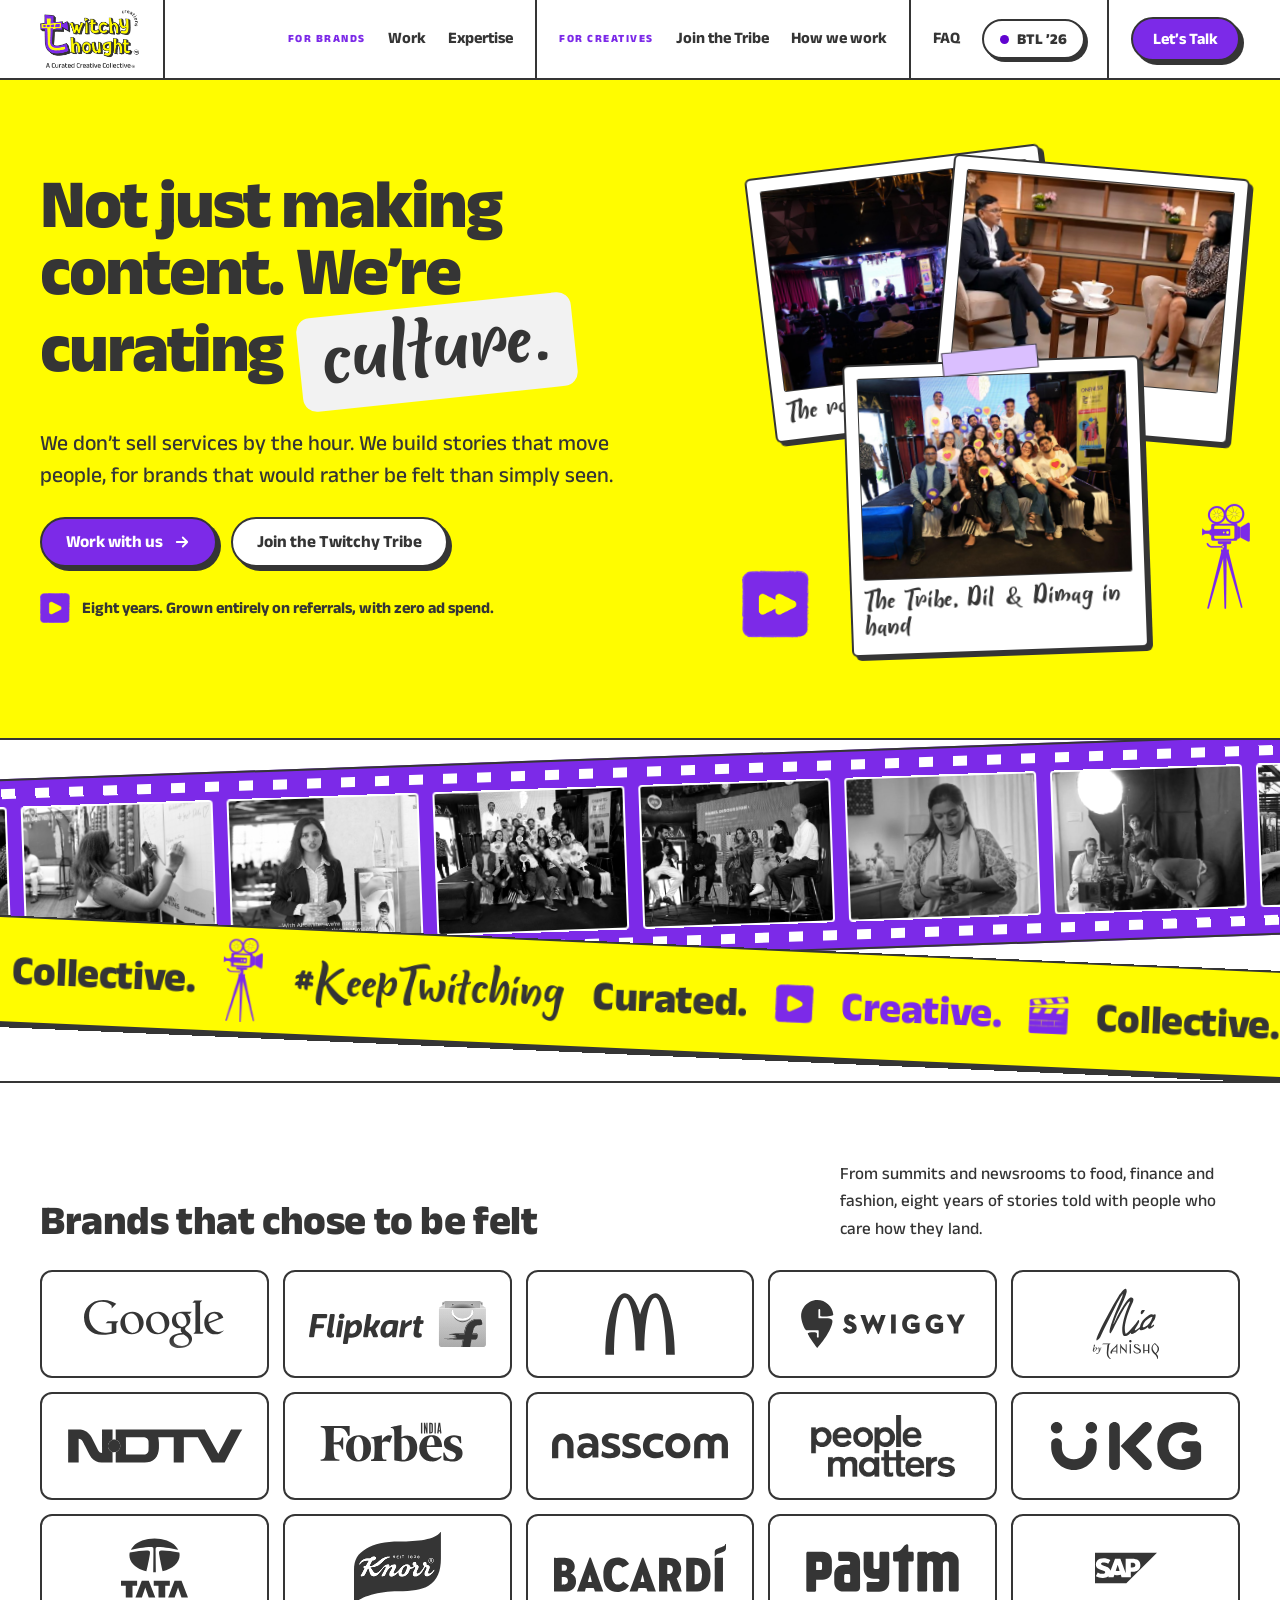
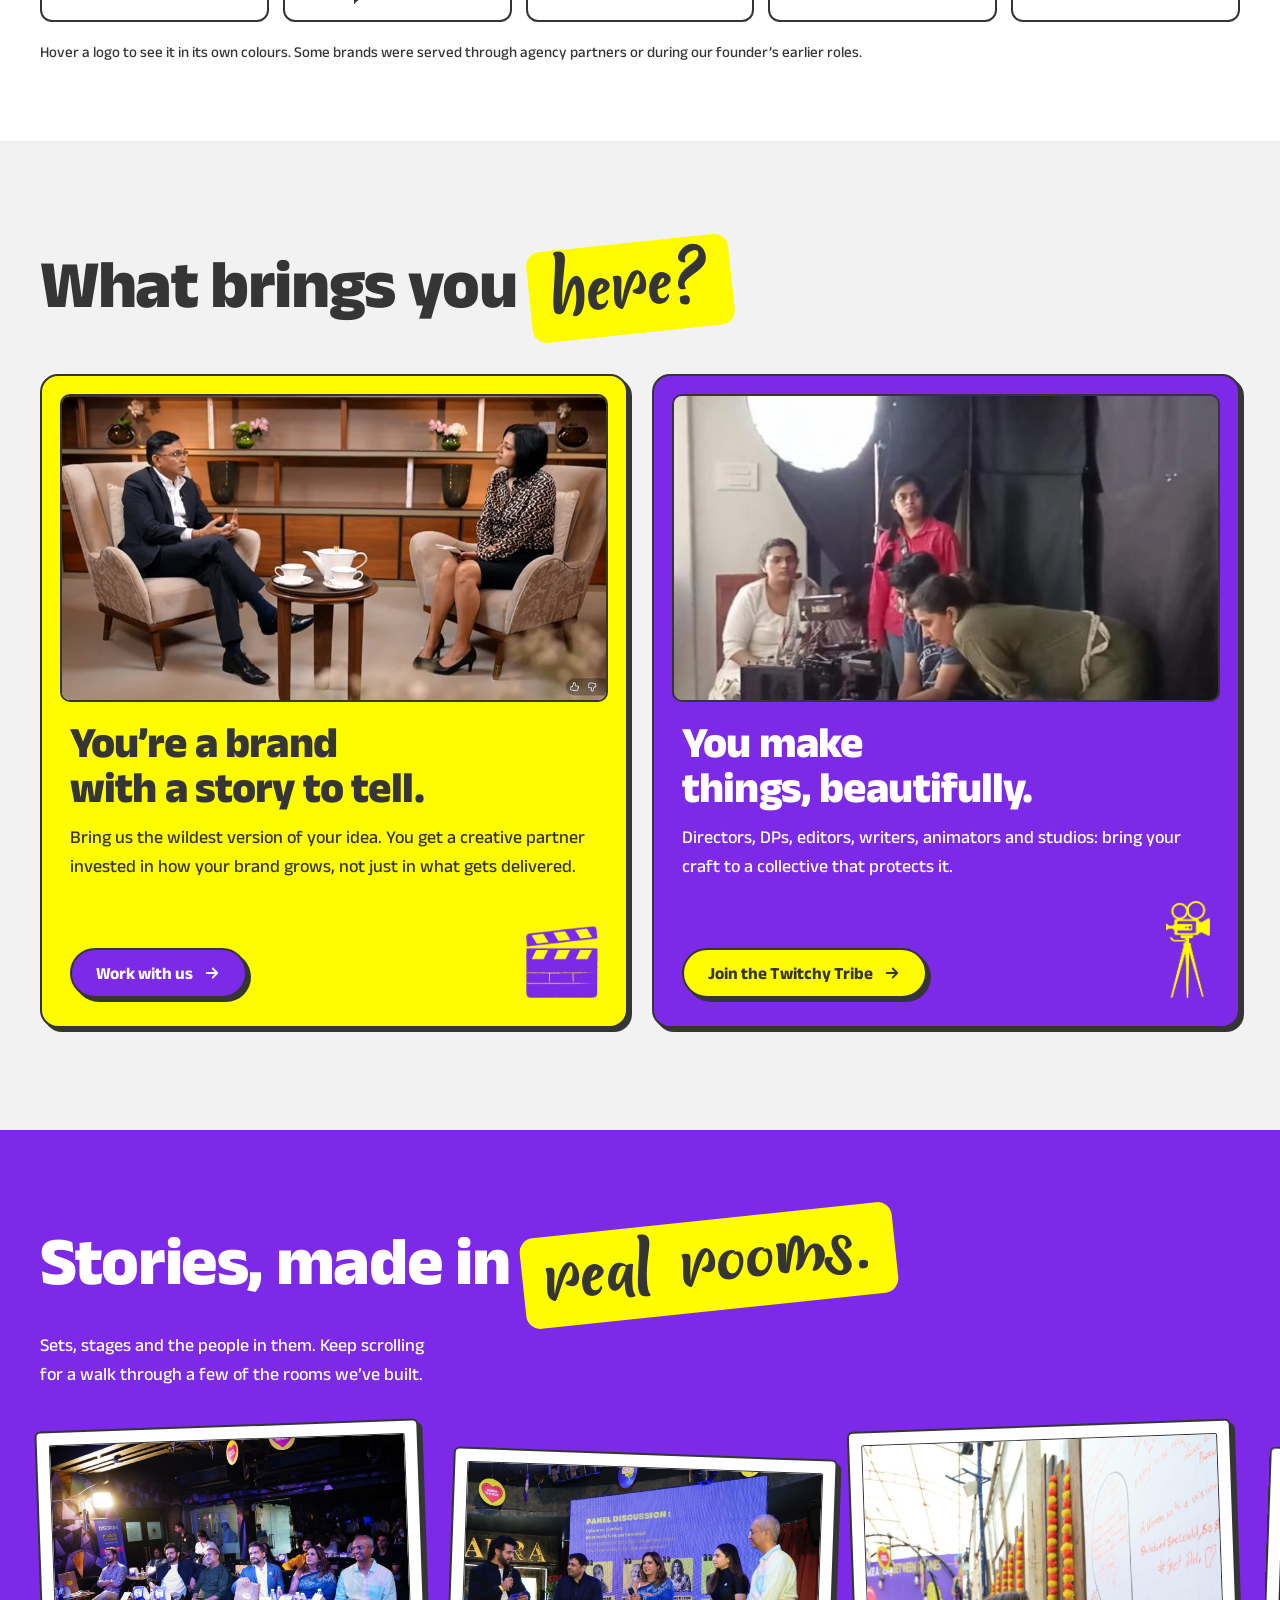
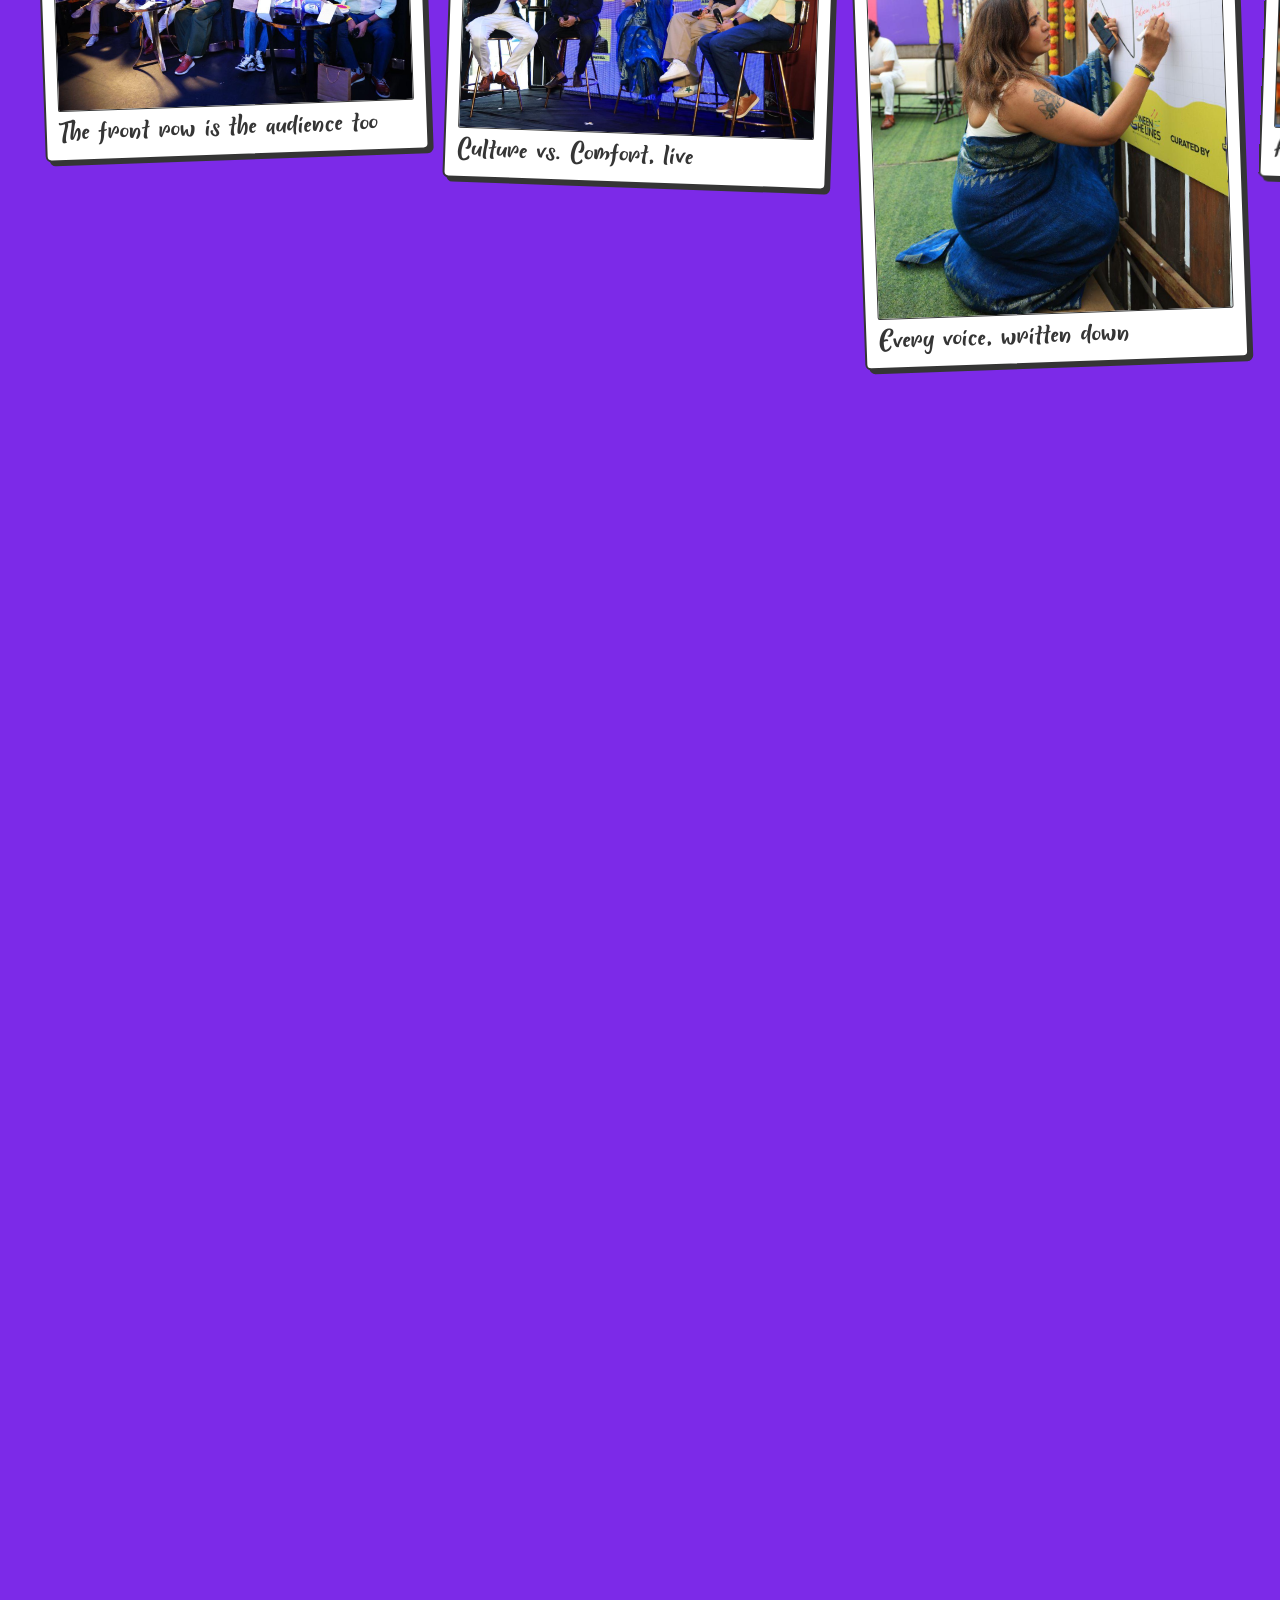
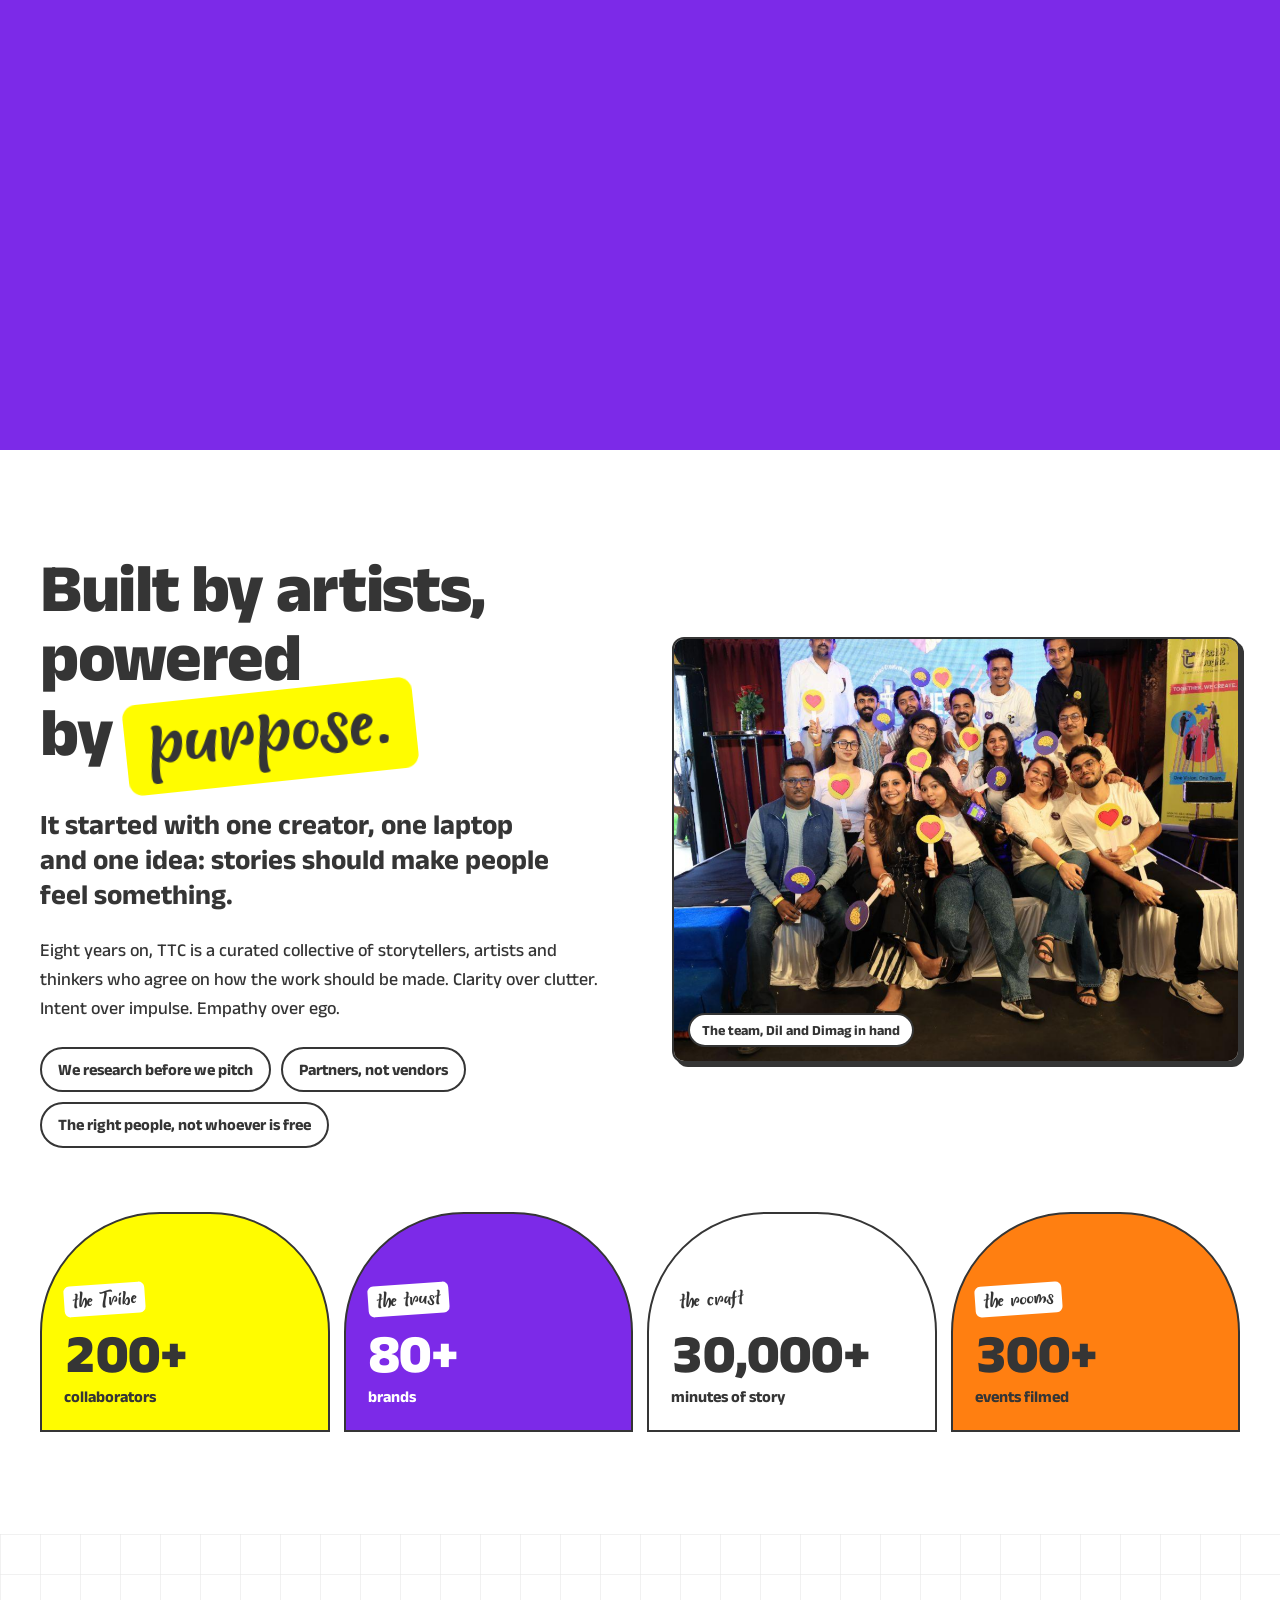
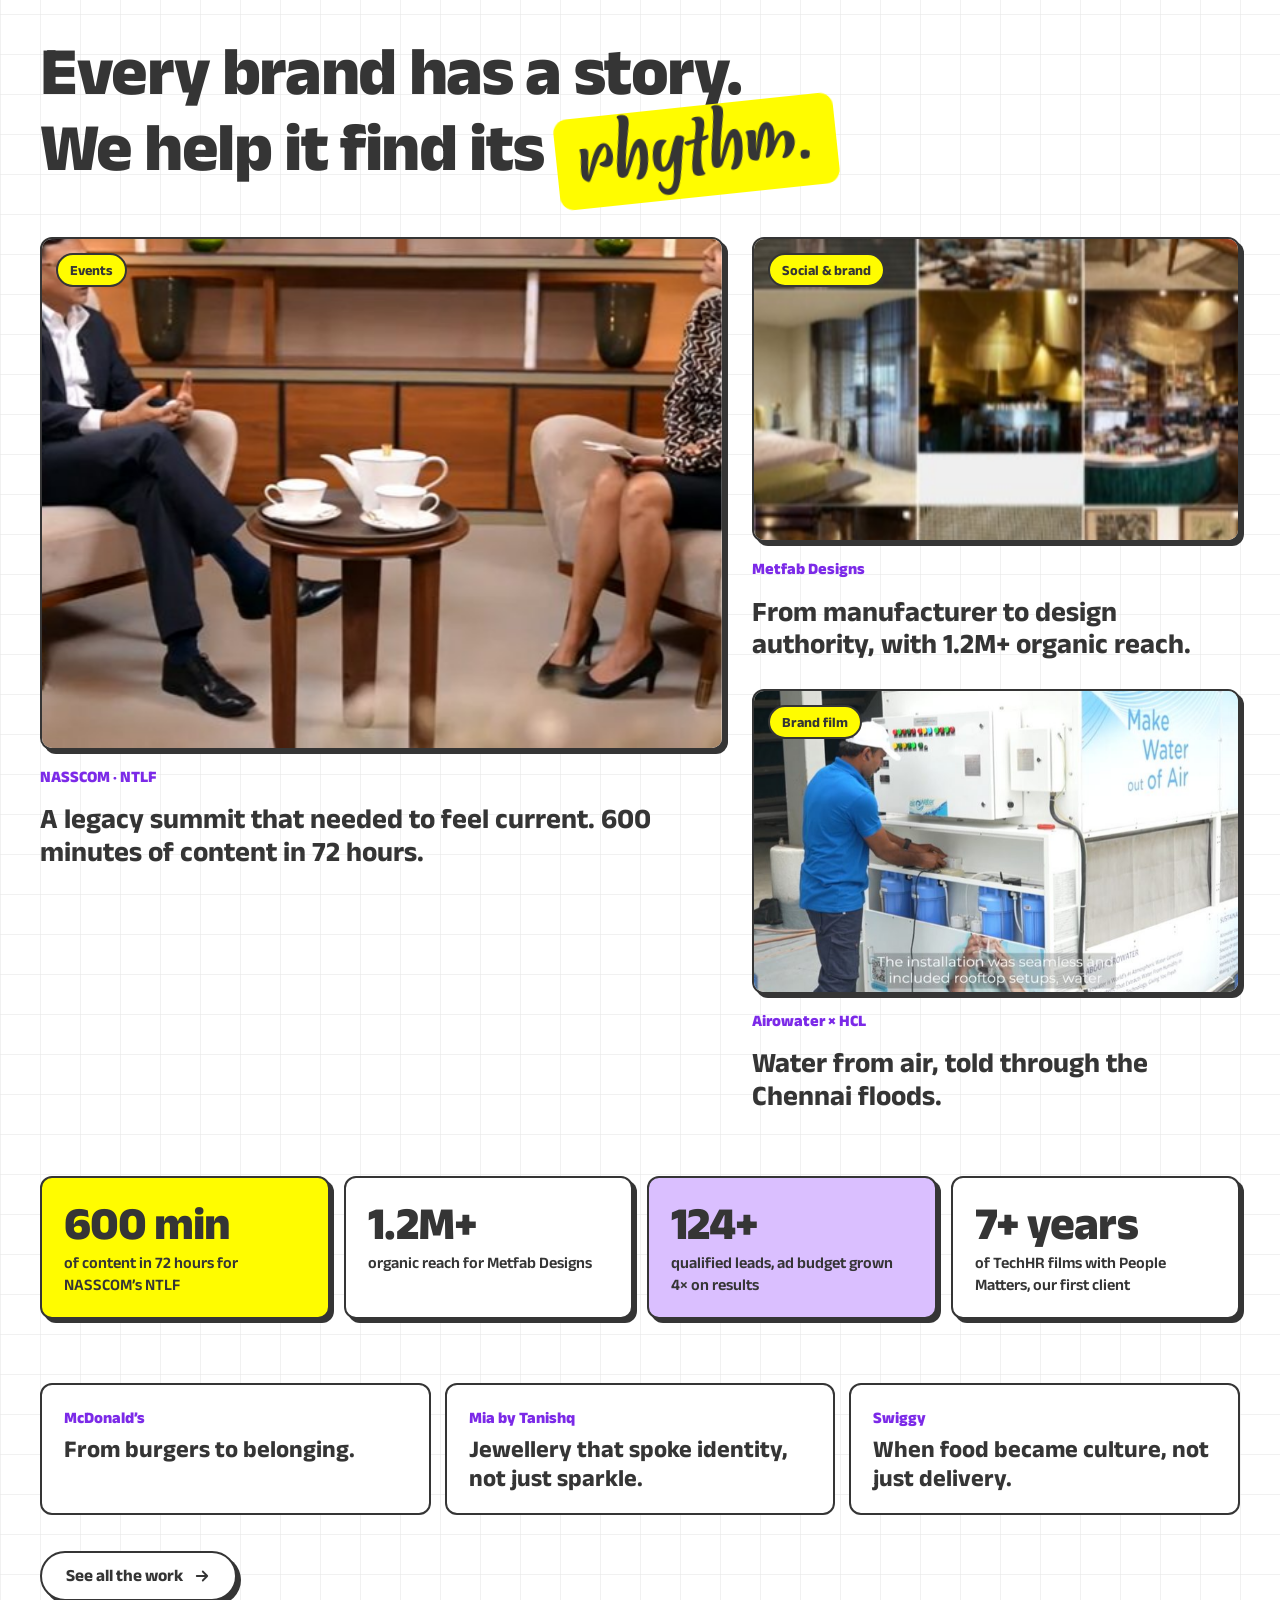
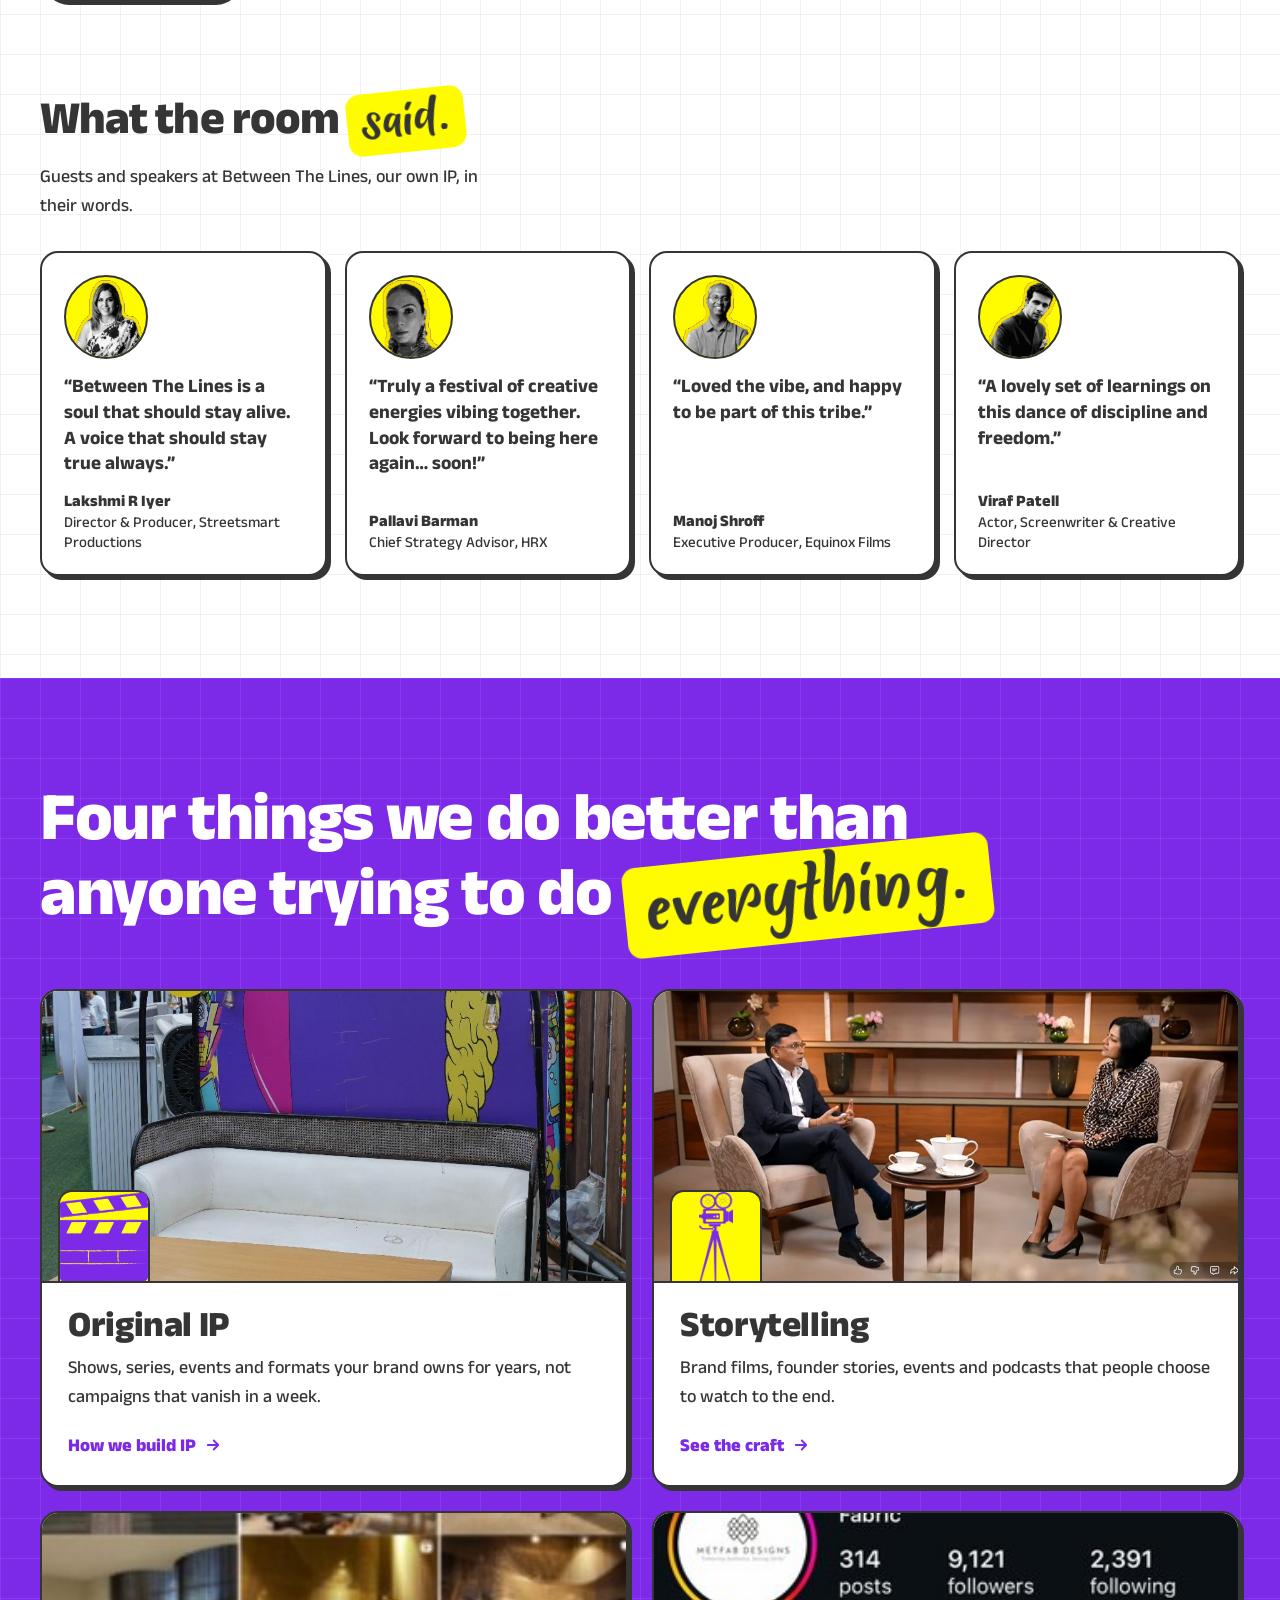
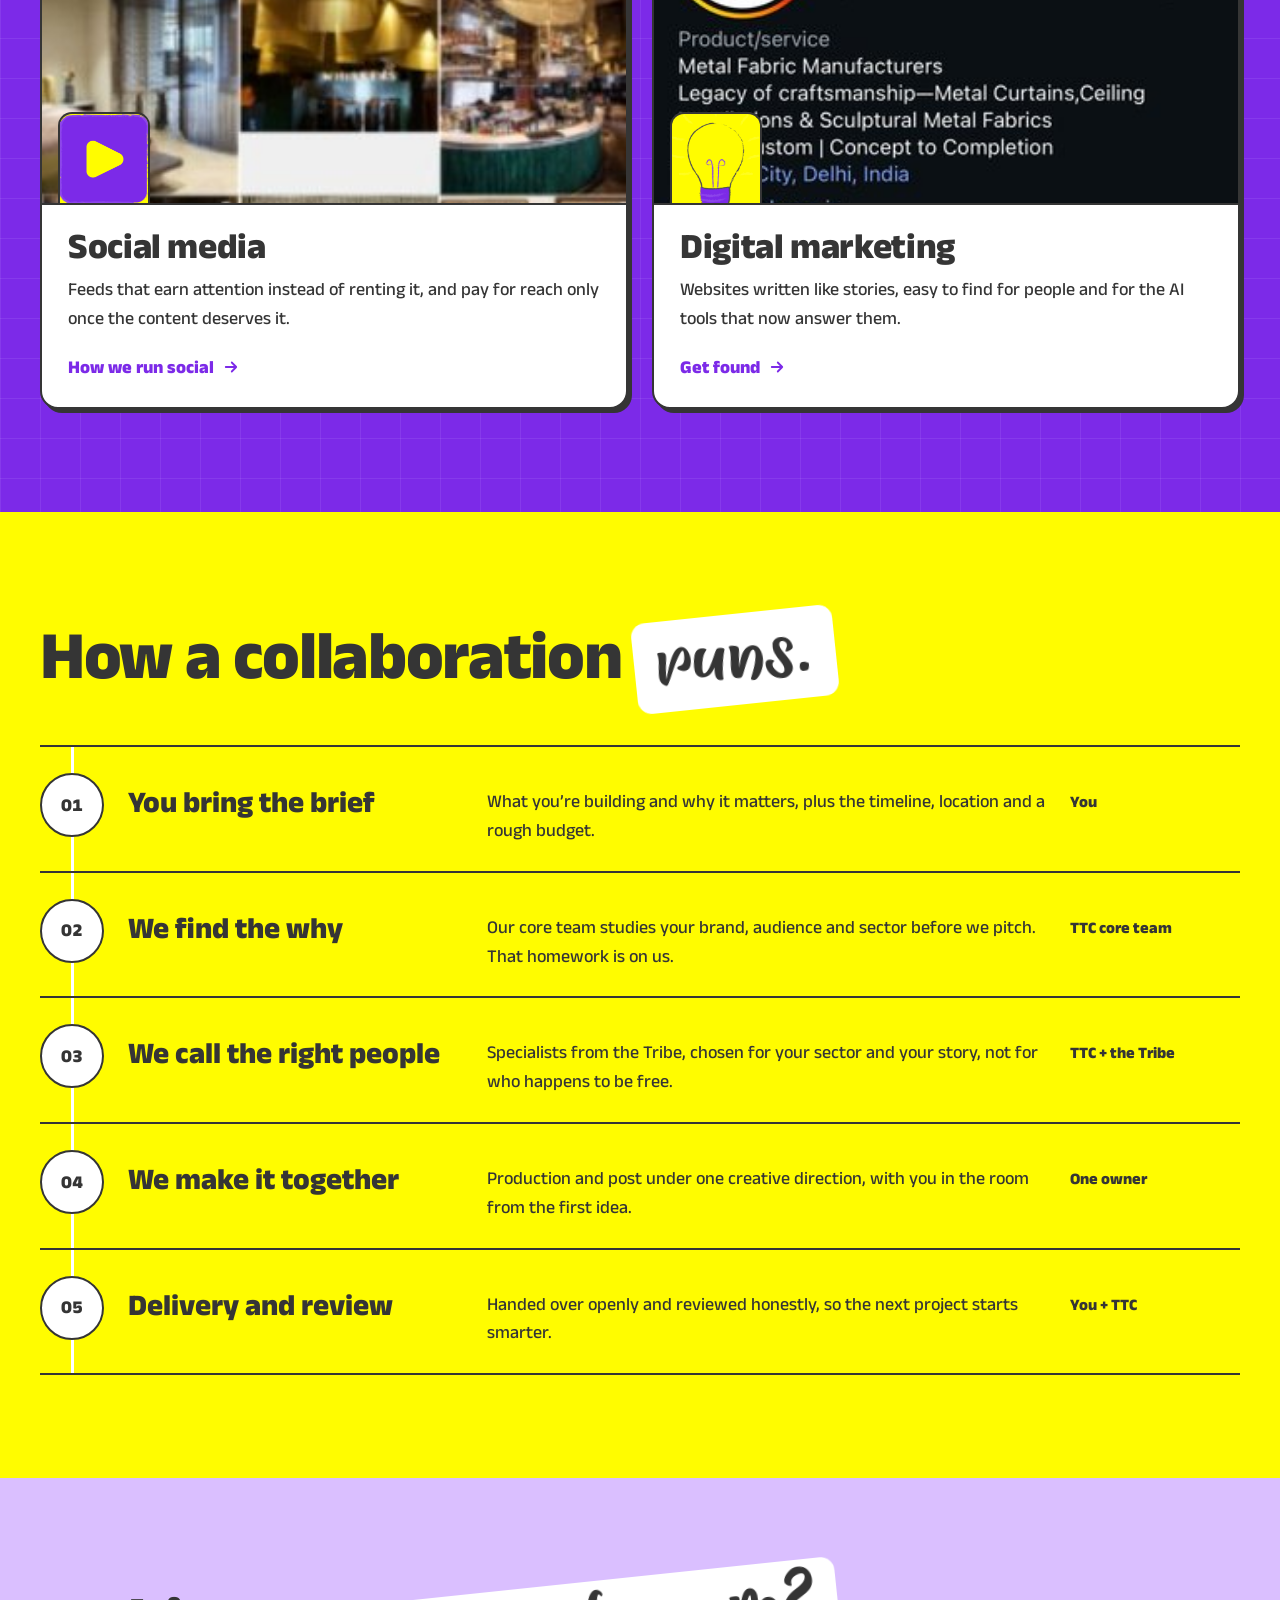
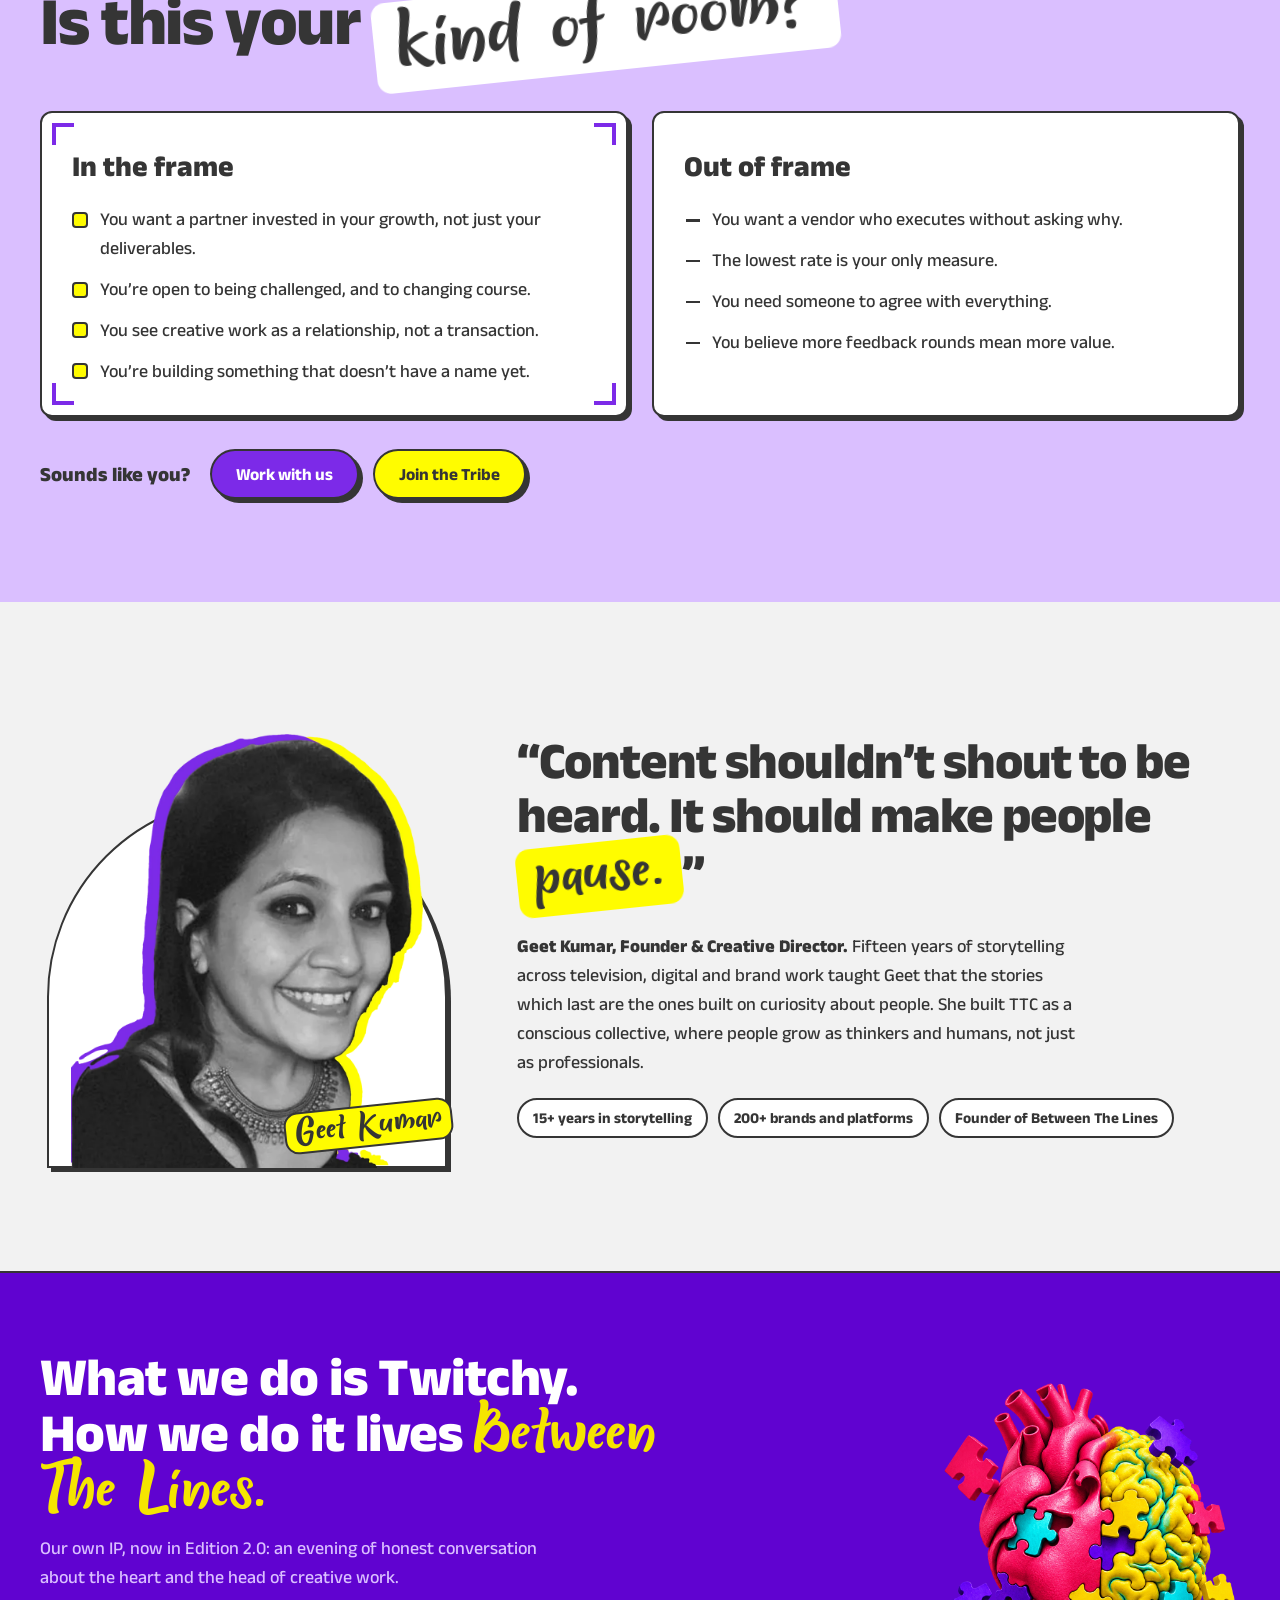
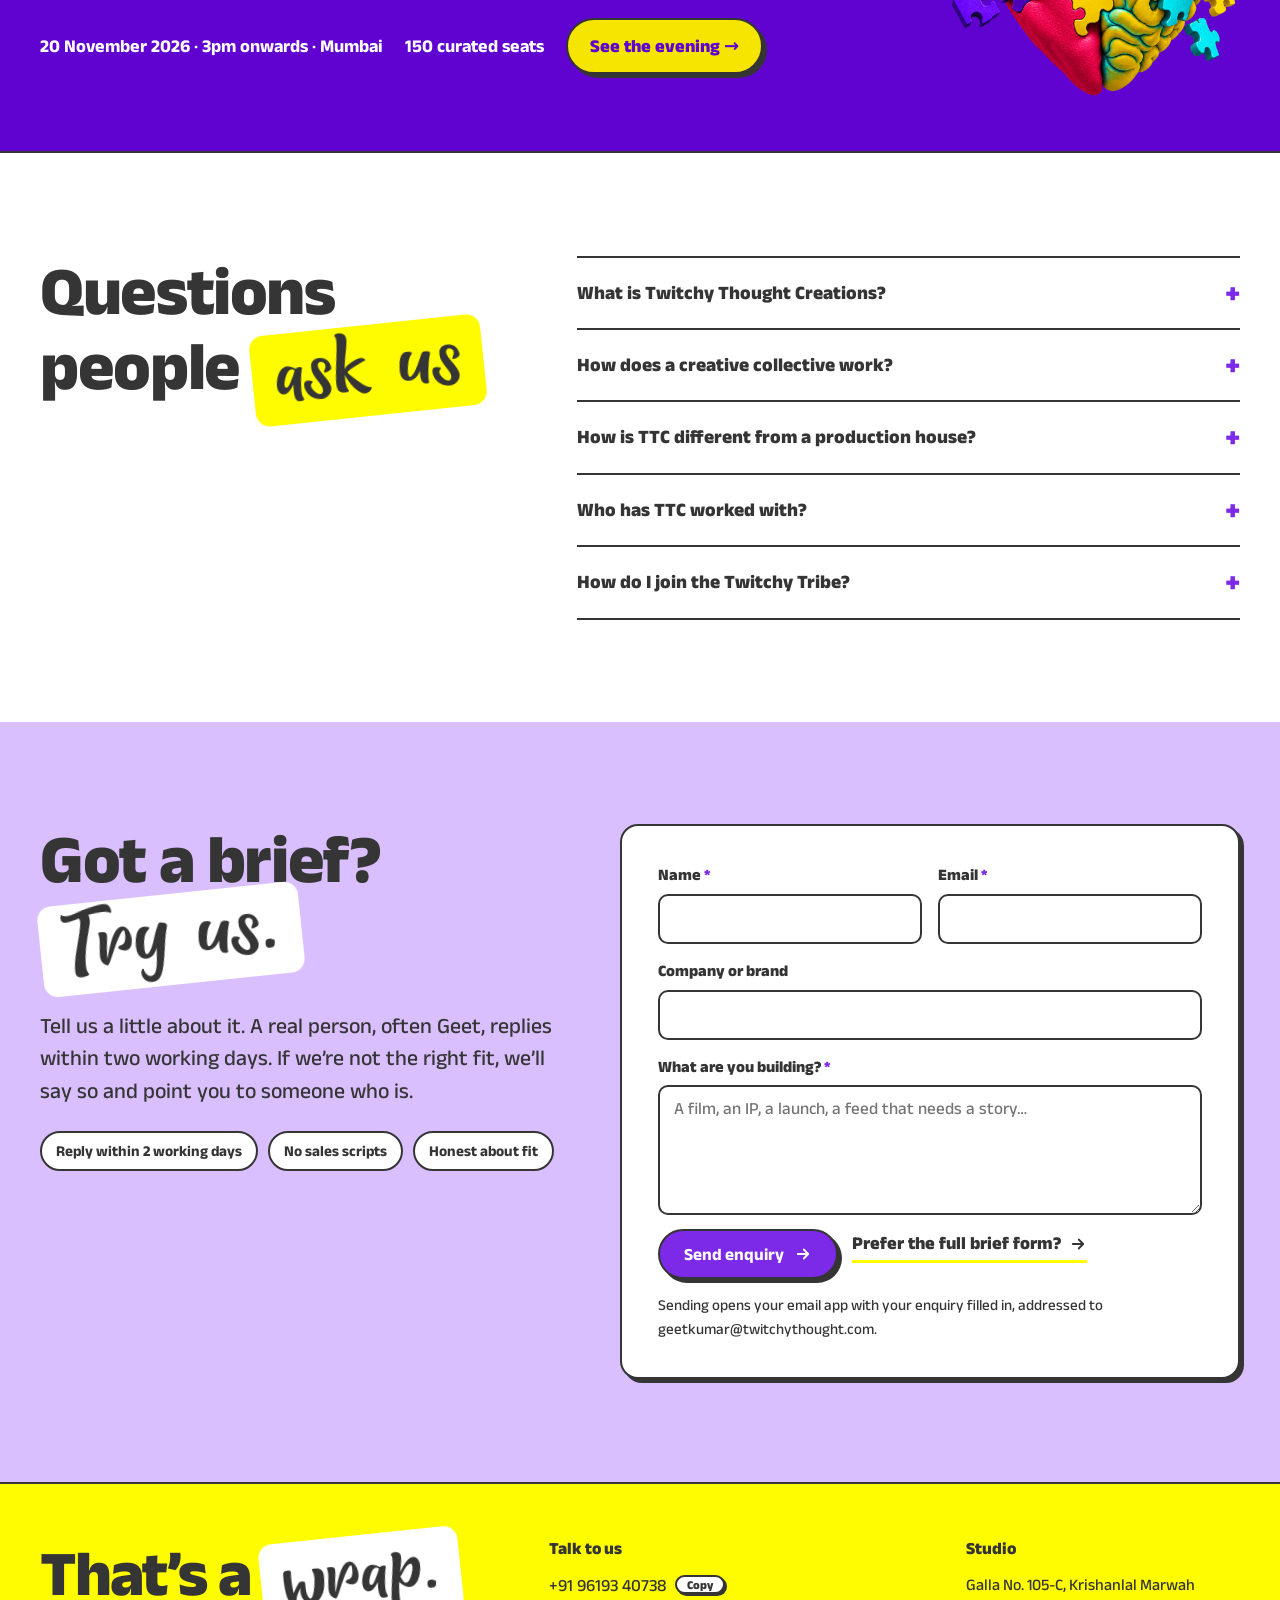
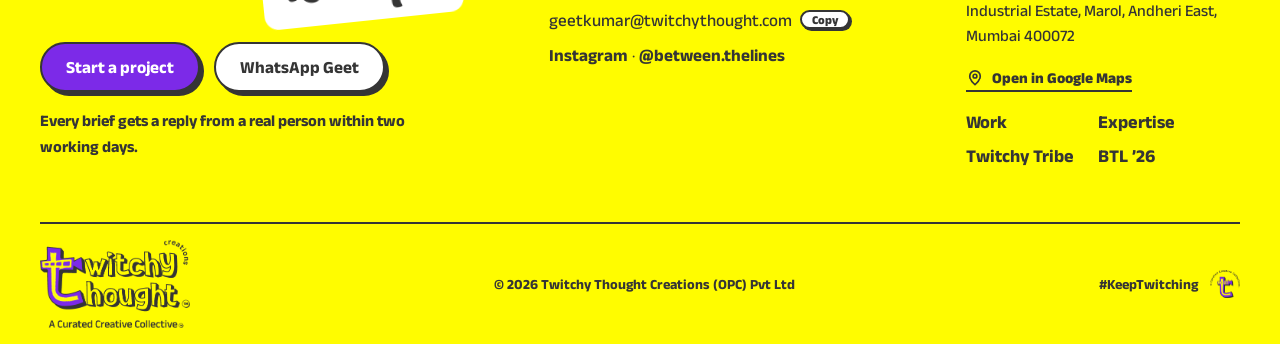
<file: index.html>
<!doctype html>
<html lang="en">
<head>
<meta charset="utf-8">
<meta name="viewport" content="width=device-width,initial-scale=1,viewport-fit=cover">
<title>Twitchy Thought Creations · A Curated Creative Collective</title>
<meta name="description" content="Twitchy Thought Creations is a curated creative collective in Mumbai making original IP, brand films, social media and digital marketing since 2018.">
<meta name="claude:viewport-fit-sides" content="cover">
<meta property="og:title" content="Twitchy Thought Creations · A Curated Creative Collective">
<meta property="og:description" content="Twitchy Thought Creations is a curated creative collective in Mumbai making original IP, brand films, social media and digital marketing since 2018.">
<meta property="og:image" content="assets/team.jpg">
<link rel="icon" href="assets/submark.png">
<link rel="preconnect" href="https://fonts.googleapis.com"><link rel="preconnect" href="https://fonts.gstatic.com" crossorigin>
<link rel="stylesheet" href="https://fonts.googleapis.com/css2?family=Anek+Latin:wdth,wght@75..125,100..800&display=swap">
<link rel="stylesheet" href="assets/styles.css">
<script>(function(){var q=/[?&]motion=(on|off)/.exec(location.search),v=null;try{if(q)localStorage.setItem('ttc-motion',q[1]);v=localStorage.getItem('ttc-motion');}catch(e){if(q)v=q[1];}
var on=v?v==='on':!matchMedia('(prefers-reduced-motion: reduce)').matches;if(on)document.documentElement.classList.add('motion');})();</script>
</head>
<body>
<a class="skip" href="#main">Skip to content</a>
<header class="top">
<div class="wrap">
<a class="brand" href="index.html" aria-label="Twitchy Thought Creations, home"><img src="assets/logo-tagline.png" alt="Twitchy Thought Creations, A Curated Creative Collective" width="391" height="228"></a>
<nav class="nav" aria-label="Main">
<div class="cell"><span class="lbl">For brands</span><a class="link" href="work.html">Work</a><a class="link" href="expertise.html">Expertise</a></div>
<div class="cell"><span class="lbl">For creatives</span><a class="link" href="twitchy-tribe.html">Join the Tribe</a><a class="link" href="index.html#how">How we work</a></div>
<div class="cell"><a class="link" href="index.html#faq">FAQ</a><a class="btl-pill" href="between-the-lines.html"><i aria-hidden="true"></i>BTL ’26</a></div>
<div class="cell"><a class="btn" href="contact.html">Let’s Talk</a></div>
</nav>
<details class="menu">
<summary>Menu <svg width="18" height="18" viewBox="0 0 24 24" fill="none" stroke="currentColor" stroke-width="2.4" stroke-linecap="round" aria-hidden="true"><path d="M4 7h16M4 12h16M4 17h10"/></svg></summary>
<div class="menu-panel">
<a href="index.html" aria-current="page">Home</a>
<span>For brands</span><a href="work.html">Work</a><a href="expertise.html">Expertise</a>
<span>For creatives</span><a href="twitchy-tribe.html">Join the Tribe</a><a href="index.html#how">How we work</a>
<span>The community</span><a href="between-the-lines.html">Between The Lines ’26</a><a href="index.html#faq">FAQ</a><a href="contact.html">Let’s Talk</a>
</div>
</details>
</div>
</header>
<main id="main">
<section class="hero">
<div class="wrap hero-in">
<div class="hero-copy">
<h1 class="h1"><span class="ln rise d1" data-shift="-1">Not just making</span><span class="ln rise d2" data-shift="0.8">content. We’re</span><span class="ln rise d3" data-shift="-0.4">curating <span class="card" data-tilt>culture.</span></span></h1>
<p class="lead rise d4">We don’t sell services by the hour. We build stories that move people, for brands that would rather be felt than simply seen.</p>
<div class="ctas rise d4">
<a class="btn" href="contact.html">Work with us <svg viewBox="0 0 24 24" fill="none" stroke="currentColor" stroke-width="2.4" stroke-linecap="round" stroke-linejoin="round" aria-hidden="true"><path d="M5 12h14M13 6l6 6-6 6"/></svg></a>
<a class="btn btn--white" href="twitchy-tribe.html">Join the Twitchy Tribe</a>
</div>
<p class="referral rise d4"><img src="assets/il/play-purple.png" alt="" width="360" height="358">Eight years. Grown entirely on referrals, with zero ad spend.</p>
</div>
<div class="wall" aria-label="Moments from TTC shoots and events">
<figure class="pol p1" data-par="0.10"><img src="btl/photos/d1759.jpg" alt="A speaker addressing the room at Between The Lines" width="1400" height="933"><figcaption>The room listens</figcaption></figure>
<figure class="pol p2" data-par="-0.06"><img src="assets/nasscom-interview-set.jpg" alt="Interview set built for a NASSCOM shoot" width="875" height="439"><figcaption>NASSCOM · NTLF</figcaption></figure>
<figure class="pol p3" data-par="0.04"><span class="tape" aria-hidden="true"></span><img src="assets/team.jpg" alt="The TTC team with Dil and Dimag paddles" width="1400" height="934"><figcaption>The Tribe, Dil &amp; Dimag in hand</figcaption></figure>
<img class="il cam float" data-par="-0.16" src="assets/il/cam-purple.png" alt="" width="192" height="420">
<img class="il play float f2" data-par="0.2" src="assets/il/fwd-purple.png" alt="" width="360" height="358">
</div>
</div>
</section>

<div class="filmband" aria-hidden="true">
<div class="film" ><div class="film-run" data-scrollx="-1"><div class="loop"><span class="fr-ph"><img src="btl/photos/d1759.jpg" alt="" width="240" height="180" loading="lazy"></span><span class="fr-ph"><img src="assets/nasscom-interview-set.jpg" alt="" width="240" height="180" loading="lazy"></span><span class="fr-ph"><img src="btl/photos/0540.jpg" alt="" width="240" height="180" loading="lazy"></span><span class="fr-ph"><img src="assets/airowater-film.jpg" alt="" width="240" height="180" loading="lazy"></span><span class="fr-ph"><img src="assets/team.jpg" alt="" width="240" height="180" loading="lazy"></span><span class="fr-ph"><img src="btl/photos/101A0098.jpg" alt="" width="240" height="180" loading="lazy"></span><span class="fr-ph"><img src="assets/rivona-still.jpg" alt="" width="240" height="180" loading="lazy"></span><span class="fr-ph"><img src="assets/bts-on-set.jpg" alt="" width="240" height="180" loading="lazy"></span><span class="fr-ph"><img src="btl/photos/d1241.jpg" alt="" width="240" height="180" loading="lazy"></span><span class="fr-ph"><img src="assets/metfab-spaces.jpg" alt="" width="240" height="180" loading="lazy"></span><span class="fr-ph"><img src="btl/photos/d1759.jpg" alt="" width="240" height="180" loading="lazy"></span><span class="fr-ph"><img src="assets/nasscom-interview-set.jpg" alt="" width="240" height="180" loading="lazy"></span><span class="fr-ph"><img src="btl/photos/0540.jpg" alt="" width="240" height="180" loading="lazy"></span><span class="fr-ph"><img src="assets/airowater-film.jpg" alt="" width="240" height="180" loading="lazy"></span><span class="fr-ph"><img src="assets/team.jpg" alt="" width="240" height="180" loading="lazy"></span><span class="fr-ph"><img src="btl/photos/101A0098.jpg" alt="" width="240" height="180" loading="lazy"></span><span class="fr-ph"><img src="assets/rivona-still.jpg" alt="" width="240" height="180" loading="lazy"></span><span class="fr-ph"><img src="assets/bts-on-set.jpg" alt="" width="240" height="180" loading="lazy"></span><span class="fr-ph"><img src="btl/photos/d1241.jpg" alt="" width="240" height="180" loading="lazy"></span><span class="fr-ph"><img src="assets/metfab-spaces.jpg" alt="" width="240" height="180" loading="lazy"></span></div></div></div>
<div class="tapeband"><div class="tape-run" data-scrollx="1"><div class="loop"><span class="">Curated.</span><img src="assets/il/play-purple.png" alt="" width="64" height="64" loading="lazy"><span class="v">Creative.</span><img src="assets/il/clap-purple.png" alt="" width="64" height="64" loading="lazy"><span class="">Collective.</span><img src="assets/il/cam-purple.png" alt="" width="64" height="64" loading="lazy"><span class="h">#KeepTwitching</span><span class="">Curated.</span><img src="assets/il/play-purple.png" alt="" width="64" height="64" loading="lazy"><span class="v">Creative.</span><img src="assets/il/clap-purple.png" alt="" width="64" height="64" loading="lazy"><span class="">Collective.</span><img src="assets/il/cam-purple.png" alt="" width="64" height="64" loading="lazy"><span class="h">#KeepTwitching</span><span class="">Curated.</span><img src="assets/il/play-purple.png" alt="" width="64" height="64" loading="lazy"><span class="v">Creative.</span><img src="assets/il/clap-purple.png" alt="" width="64" height="64" loading="lazy"><span class="">Collective.</span><img src="assets/il/cam-purple.png" alt="" width="64" height="64" loading="lazy"><span class="h">#KeepTwitching</span><span class="">Curated.</span><img src="assets/il/play-purple.png" alt="" width="64" height="64" loading="lazy"><span class="v">Creative.</span><img src="assets/il/clap-purple.png" alt="" width="64" height="64" loading="lazy"><span class="">Collective.</span><img src="assets/il/cam-purple.png" alt="" width="64" height="64" loading="lazy"><span class="h">#KeepTwitching</span></div></div></div>
</div>

<section class="logos-sec" aria-labelledby="logos-h">
<div class="wrap">
<div class="logos-head"><h2 id="logos-h">Brands that chose to be felt</h2><p>From summits and newsrooms to food, finance and fashion, eight years of stories told with people who care how they land.</p></div>
<ul class="logos">
<li><img src="assets/clients/google.svg" alt="Google" width="272" height="92"></li>
<li><img class="duo" src="assets/clients/flipkart.svg" alt="Flipkart" width="300" height="80"></li>
<li><img class="sq" src="assets/clients/mcdonalds.svg" alt="McDonald’s" width="273" height="239"></li>
<li><img src="assets/clients/swiggy.svg" alt="Swiggy" width="300" height="80"></li>
<li><img class="xl" src="assets/clients/mia.svg" alt="Mia by Tanishq" width="80" height="80"></li>
<li><img src="assets/clients/ndtv.svg" alt="NDTV" width="250" height="52"></li>
<li><img src="assets/clients/forbes-india.svg" alt="Forbes India" width="198" height="54"></li>
<li><img src="assets/clients/nasscom.svg" alt="NASSCOM" width="1000" height="168"></li>
<li><img class="sq" src="assets/clients/people-matters.png" alt="People Matters" width="440" height="190"></li>
<li><img src="assets/clients/ukg.svg" alt="UKG" width="200" height="80"></li>
<li><img class="sq" src="assets/clients/tata.svg" alt="Tata" width="120" height="104"></li>
<li><img class="duo xl" src="assets/clients/knorr.svg" alt="Knorr" width="106" height="88"></li>
<li><img src="assets/clients/bacardi.svg" alt="Bacardi" width="1000" height="279"></li>
<li><img src="assets/clients/paytm.svg" alt="Paytm" width="240" height="80"></li>
<li><img class="sq" src="assets/clients/sap.svg" alt="SAP" width="96" height="96" style="width:96px"></li>
</ul>
<p class="logos-note"><span class="hover-hint">Hover a logo to see it in its own colours. </span>Some brands were served through agency partners or during our founder’s earlier roles.</p>
</div>
</section>

<section class="sec sec-smoke" id="talk">
<div class="wrap">
<h2 class="head rv">What brings you <span class="card card--yellow">here?</span></h2>
<div class="tiles">
<a class="tile tile--brand rv" id="brands" href="contact.html">
<div class="ph"><img src="assets/nasscom-interview-set.jpg" alt="An interview set TTC built for NASSCOM" width="875" height="439" loading="lazy"></div>
<div class="body">
<h3>You’re a brand with a story to tell.</h3>
<p>Bring us the wildest version of your idea. You get a creative partner invested in how your brand grows, not just in what gets delivered.</p>
<div class="row"><span class="btn">Work with us <svg viewBox="0 0 24 24" fill="none" stroke="currentColor" stroke-width="2.4" stroke-linecap="round" stroke-linejoin="round" aria-hidden="true"><path d="M5 12h14M13 6l6 6-6 6"/></svg></span><img class="il" src="assets/il/clap-purple.png" alt="" width="360" height="358"></div>
</div>
</a>
<a class="tile tile--crew rv" id="creatives" href="twitchy-tribe.html">
<div class="ph"><img src="assets/bts-on-set.jpg" alt="TTC crew rigging lights and camera on set" width="520" height="385" loading="lazy"></div>
<div class="body">
<h3>You make things, beautifully.</h3>
<p>Directors, DPs, editors, writers, animators and studios: bring your craft to a collective that protects it.</p>
<div class="row"><span class="btn btn--yellow">Join the Twitchy Tribe <svg viewBox="0 0 24 24" fill="none" stroke="currentColor" stroke-width="2.4" stroke-linecap="round" stroke-linejoin="round" aria-hidden="true"><path d="M5 12h14M13 6l6 6-6 6"/></svg></span><img class="il" style="width:44px" src="assets/il/cam-yellow.png" alt="" width="190" height="420"></div>
</div>
</a>
</div>
</div>
</section>

<section class="room" aria-labelledby="room-h">
<div class="room-pin" id="roompin">
<div class="room-sticky">
<div class="wrap">
<div class="room-head"><h2 class="head" id="room-h">Stories, made in <span class="card card--yellow">real rooms.</span></h2><p>Sets, stages and the people in them. Keep scrolling for a walk through a few of the rooms we’ve built.</p></div>
</div>
<div class="reel" id="reel">
<figure><img src="btl/photos/d2299.jpg" alt="Guests in the front row at Between The Lines" width="1400" height="933" loading="lazy"><figcaption>The front row is the audience too</figcaption></figure>
<figure><img src="btl/photos/101A0098.jpg" alt="A panel discussion on stage" width="1400" height="934" loading="lazy"><figcaption>Culture vs. Comfort, live</figcaption></figure>
<figure class="tall"><img src="btl/photos/0540.jpg" alt="A guest writing on the feedback wall" width="934" height="1400" loading="lazy"><figcaption>Every voice, written down</figcaption></figure>
<figure><img src="assets/airowater-film.jpg" alt="Still from the Airowater × HCL film" width="694" height="513" loading="lazy"><figcaption>Airowater × HCL</figcaption></figure>
<figure><img src="btl/photos/d1241.jpg" alt="Entrance arches reading Leave Logic At The Gate" width="1400" height="933" loading="lazy"><figcaption>Leave logic at the gate</figcaption></figure>
<figure><img src="assets/room.jpg" alt="The room laughing together" width="1400" height="934" loading="lazy"><figcaption>The room, laughing together</figcaption></figure>
<figure class="tall"><img src="btl/photos/d1251.jpg" alt="A seat in the Between The Lines booth" width="933" height="1400" loading="lazy"><figcaption>Take a seat</figcaption></figure>
<figure><img src="assets/rivona-still.jpg" alt="Still from Rivona’s ‘Bas 5 Minute’ film" width="694" height="513" loading="lazy"><figcaption>Rivona · ‘Bas 5 Minute’</figcaption></figure>
</div>
</div>
</div>
</section>

<section class="sec">
<div class="wrap">
<div class="about">
<div class="stack-lg rv">
<h2 class="head">Built by artists, powered by <span class="card card--yellow">purpose.</span></h2>
<p class="sub">It started with one creator, one laptop and one idea: stories should make people feel something.</p>
<p>Eight years on, TTC is a curated collective of storytellers, artists and thinkers who agree on how the work should be made. Clarity over clutter. Intent over impulse. Empathy over ego.</p>
<ul class="habits"><li>We research before we pitch</li><li>Partners, not vendors</li><li>The right people, not whoever is free</li></ul>
</div>
<div class="frame rv"><img data-par="0.08" src="assets/team.jpg" alt="The Twitchy Thought team holding Dil and Dimag paddles" width="1400" height="934" loading="lazy"><span class="tag">The team, Dil and Dimag in hand</span></div>
</div>
<div class="swatches">
<div class="sw sw--y rv"><span class="chip">the Tribe</span><b>200+</b><span class="lab">collaborators</span></div>
<div class="sw sw--v rv"><span class="chip">the trust</span><b>80+</b><span class="lab">brands</span></div>
<div class="sw sw--w rv"><span class="chip">the craft</span><b>30,000+</b><span class="lab">minutes of story</span></div>
<div class="sw sw--o rv"><span class="chip">the rooms</span><b>300+</b><span class="lab">events filmed</span></div>
</div>
</div>
</section>

<section class="sec sec-grid" id="work">
<div class="wrap">
<h2 class="head rv">Every brand has a story. We help it find its <span class="card card--yellow">rhythm.</span></h2>
<div class="work-grid">
<a class="wk big rv" href="work-nasscom.html"><div class="frame"><img data-par="0.06" src="assets/nasscom-interview-set.jpg" alt="Interview set filmed at NASSCOM’s NTLF" width="875" height="439" loading="lazy"><span class="tag">Events</span></div>
<span class="m">NASSCOM · NTLF</span><span class="h">A legacy summit that needed to feel current. 600 minutes of content in 72 hours.</span></a>
<div class="side">
<a class="wk rv" href="work-metfab.html"><div class="frame"><img data-par="0.06" src="assets/metfab-spaces.jpg" alt="Metfab Designs metal curtains in a living space" width="300" height="397" loading="lazy"><span class="tag">Social &amp; brand</span></div>
<span class="m">Metfab Designs</span><span class="h">From manufacturer to design authority, with 1.2M+ organic reach.</span></a>
<a class="wk rv" href="work.html"><div class="frame"><img data-par="0.06" src="assets/airowater-install.jpg" alt="Filming an Airowater installation" width="694" height="513" loading="lazy"><span class="tag">Brand film</span></div>
<span class="m">Airowater × HCL</span><span class="h">Water from air, told through the Chennai floods.</span></a>
</div>
</div>
<div class="results">
<a class="res-card rv" href="work-nasscom.html"><b>600 min</b><span>of content in 72 hours for NASSCOM’s NTLF</span></a>
<a class="res-card rv" href="work-metfab.html"><b>1.2M+</b><span>organic reach for Metfab Designs</span></a>
<a class="res-card rv" href="work-metfab.html"><b>124+</b><span>qualified leads, ad budget grown 4× on results</span></a>
<a class="res-card rv" href="work-people-matters.html"><b>7+ years</b><span>of TechHR films with People Matters, our first client</span></a>
</div>
<div class="lines">
<div class="rv"><span>McDonald’s</span><b>From burgers to belonging.</b></div>
<div class="rv"><span>Mia by Tanishq</span><b>Jewellery that spoke identity, not just sparkle.</b></div>
<div class="rv"><span>Swiggy</span><b>When food became culture, not just delivery.</b></div>
</div>
<a class="btn btn--white all-work" href="work.html">See all the work <svg viewBox="0 0 24 24" fill="none" stroke="currentColor" stroke-width="2.4" stroke-linecap="round" stroke-linejoin="round" aria-hidden="true"><path d="M5 12h14M13 6l6 6-6 6"/></svg></a>
<div class="voices">
<h3 class="voices-h">What the room <span class="card card--yellow">said.</span></h3>
<p class="voices-s">Guests and speakers at Between The Lines, our own IP, in their words.</p>
<div class="vgrid">
<figure class="voice rv"><img src="btl/speakers/lakshmi.png" alt="" width="270" height="315" loading="lazy"><blockquote>“Between The Lines is a soul that should stay alive. A voice that should stay true always.”</blockquote><figcaption><b>Lakshmi R Iyer</b>Director &amp; Producer, Streetsmart Productions</figcaption></figure>
<figure class="voice rv"><img src="btl/speakers/pallavi.png" alt="" width="245" height="330" loading="lazy"><blockquote>“Truly a festival of creative energies vibing together. Look forward to being here again… soon!”</blockquote><figcaption><b>Pallavi Barman</b>Chief Strategy Advisor, HRX</figcaption></figure>
<figure class="voice rv"><img src="btl/speakers/manoj.png" alt="" width="270" height="315" loading="lazy"><blockquote>“Loved the vibe, and happy to be part of this tribe.”</blockquote><figcaption><b>Manoj Shroff</b>Executive Producer, Equinox Films</figcaption></figure>
<figure class="voice rv"><img src="btl/speakers/viraf.png" alt="" width="270" height="330" loading="lazy"><blockquote>“A lovely set of learnings on this dance of discipline and freedom.”</blockquote><figcaption><b>Viraf Patell</b>Actor, Screenwriter &amp; Creative Director</figcaption></figure>
</div>
</div>
</div>
</section>

<section class="sec sec-violet" id="expertise">
<div class="wrap">
<div class="sec-head"><h2 class="head rv">Four things we do better than anyone trying to do <span class="card card--yellow">everything.</span></h2></div>
<div class="services">
<a class="svc rv" href="expertise.html#ip"><div class="ph"><img src="btl/photos/d1251.jpg" alt="A set piece from Between The Lines, TTC’s own IP" width="933" height="1400" loading="lazy" style="object-position:50% 60%"><span class="badge"><img src="assets/il/clap-purple.png" alt="" width="360" height="358"></span></div>
<div class="bd"><h3>Original IP</h3><p>Shows, series, events and formats your brand owns for years, not campaigns that vanish in a week.</p><span class="more">How we build IP <svg viewBox="0 0 24 24" fill="none" stroke="currentColor" stroke-width="2.4" stroke-linecap="round" stroke-linejoin="round" aria-hidden="true"><path d="M5 12h14M13 6l6 6-6 6"/></svg></span></div></a>
<a class="svc rv" href="expertise.html#storytelling"><div class="ph"><img src="assets/nasscom-interview-set.jpg" alt="An interview being filmed for NASSCOM" width="875" height="439" loading="lazy"><span class="badge"><img src="assets/il/cam-purple.png" alt="" width="192" height="420" style="width:34px"></span></div>
<div class="bd"><h3>Storytelling</h3><p>Brand films, founder stories, events and podcasts that people choose to watch to the end.</p><span class="more">See the craft <svg viewBox="0 0 24 24" fill="none" stroke="currentColor" stroke-width="2.4" stroke-linecap="round" stroke-linejoin="round" aria-hidden="true"><path d="M5 12h14M13 6l6 6-6 6"/></svg></span></div></a>
<a class="svc rv" href="expertise.html#social"><div class="ph"><img src="assets/metfab-spaces.jpg" alt="Metfab Designs metal curtains styled in interiors" width="300" height="397" loading="lazy"><span class="badge"><img src="assets/il/play-purple.png" alt="" width="360" height="358"></span></div>
<div class="bd"><h3>Social media</h3><p>Feeds that earn attention instead of renting it, and pay for reach only once the content deserves it.</p><span class="more">How we run social <svg viewBox="0 0 24 24" fill="none" stroke="currentColor" stroke-width="2.4" stroke-linecap="round" stroke-linejoin="round" aria-hidden="true"><path d="M5 12h14M13 6l6 6-6 6"/></svg></span></div></a>
<a class="svc rv" href="expertise.html#digital"><div class="ph"><img src="assets/metfab-instagram.jpg" alt="A brand profile on a phone screen" width="351" height="760" loading="lazy" style="object-position:50% 20%"><span class="badge"><img src="assets/il/bulb-outline.png" alt="" width="284" height="360"></span></div>
<div class="bd"><h3>Digital marketing</h3><p>Websites written like stories, easy to find for people and for the AI tools that now answer them.</p><span class="more">Get found <svg viewBox="0 0 24 24" fill="none" stroke="currentColor" stroke-width="2.4" stroke-linecap="round" stroke-linejoin="round" aria-hidden="true"><path d="M5 12h14M13 6l6 6-6 6"/></svg></span></div></a>
</div>
</div>
</section>

<section class="sec sec-yellow" id="how">
<div class="wrap">
<h2 class="head rv">How a collaboration <span class="card card--white">runs.</span></h2>
<div class="sheet" id="sheet">
<span class="track" aria-hidden="true"></span><span class="fillbar" aria-hidden="true"></span>
<div class="step"><span class="n">01</span><span class="a">You bring the brief</span><span class="d">What you’re building and why it matters, plus the timeline, location and a rough budget.</span><span class="w">You</span></div>
<div class="step"><span class="n">02</span><span class="a">We find the why</span><span class="d">Our core team studies your brand, audience and sector before we pitch. That homework is on us.</span><span class="w">TTC core team</span></div>
<div class="step"><span class="n">03</span><span class="a">We call the right people</span><span class="d">Specialists from the Tribe, chosen for your sector and your story, not for who happens to be free.</span><span class="w">TTC + the Tribe</span></div>
<div class="step"><span class="n">04</span><span class="a">We make it together</span><span class="d">Production and post under one creative direction, with you in the room from the first idea.</span><span class="w">One owner</span></div>
<div class="step"><span class="n">05</span><span class="a">Delivery and review</span><span class="d">Handed over openly and reviewed honestly, so the next project starts smarter.</span><span class="w">You + TTC</span></div>
</div>
</div>
</section>

<section class="sec sec-mauve">
<div class="wrap">
<h2 class="head rv">Is this your <span class="card card--white">kind of room?</span></h2>
<div class="frames">
<div class="fr in rv"><i class="cb c1"></i><i class="cb c2"></i><i class="cb c3"></i><i class="cb c4"></i>
<h3>In the frame</h3>
<ul><li>You want a partner invested in your growth, not just your deliverables.</li><li>You’re open to being challenged, and to changing course.</li><li>You see creative work as a relationship, not a transaction.</li><li>You’re building something that doesn’t have a name yet.</li></ul></div>
<div class="fr out rv"><h3>Out of frame</h3>
<ul><li>You want a vendor who executes without asking why.</li><li>The lowest rate is your only measure.</li><li>You need someone to agree with everything.</li><li>You believe more feedback rounds mean more value.</li></ul></div>
</div>
<div class="fit-cta"><span>Sounds like you?</span><a class="btn" href="contact.html">Work with us</a><a class="btn btn--yellow" href="twitchy-tribe.html">Join the Tribe</a></div>
</div>
</section>

<section class="sec sec-smoke">
<div class="wrap">
<div class="mind">
<figure class="founder rv"><span class="arch" aria-hidden="true"></span><img src="assets/geet-kumar-cutout.webp" alt="Geet Kumar, founder of Twitchy Thought Creations" width="900" height="1110" loading="lazy"><figcaption class="card card--yellow">Geet Kumar</figcaption></figure>
<div class="rv">
<blockquote>“Content shouldn’t shout to be heard. It should make people <span class="card card--yellow">pause.</span>”</blockquote>
<p class="by"><b>Geet Kumar, Founder &amp; Creative Director.</b> Fifteen years of storytelling across television, digital and brand work taught Geet that the stories which last are the ones built on curiosity about people. She built TTC as a conscious collective, where people grow as thinkers and humans, not just as professionals.</p>
<ul class="facts"><li>15+ years in storytelling</li><li>200+ brands and platforms</li><li>Founder of Between The Lines</li></ul>
</div>
</div>
</div>
</section>

<a class="btl" href="between-the-lines.html">
<div class="wrap">
<div>
<p class="l">What we do is Twitchy. How we do it lives <em>Between The Lines.</em></p>
<p class="s">Our own IP, now in Edition 2.0: an evening of honest conversation about the heart and the head of creative work.</p>
<p class="r2"><span>20 November 2026 · 3pm onwards · Mumbai</span><span>150 curated seats</span><span class="pass">See the evening →</span></p>
</div>
<img data-par="-0.08" src="btl/src-heart-brain.png" alt="The heart and the brain, made of interlocking puzzle pieces" width="964" height="1044" loading="lazy">
</div>
</a>

<section class="sec" id="faq">
<div class="wrap">
<div class="faq-grid">
<h2 class="head">Questions people <span class="card card--yellow">ask us</span></h2>
<div class="faq">
<details><summary>What is Twitchy Thought Creations?</summary><p>A curated creative collective in Mumbai, founded in 2018 by Geet Kumar. We create original IP, storytelling, social media and digital marketing, including films, events, podcasts and animation.</p></details>
<details><summary>How does a creative collective work?</summary><p>Our core team owns every story from start to finish. The Twitchy Tribe, 200+ vetted collaborators, adds specialist craft when a brief needs it, matched to your sector.</p></details>
<details><summary>How is TTC different from a production house?</summary><p>A production house executes a brief. We question it, research the brand, build a crew for that sector and stay accountable for whether the brand actually grew.</p></details>
<details><summary>Who has TTC worked with?</summary><p>NASSCOM, People Matters, UKG, Forbes India, Metfab Designs and Airowater, among 80+ brands. See the <a href="work.html">work page</a> for the stories behind them.</p></details>
<details><summary>How do I join the Twitchy Tribe?</summary><p>Send your portfolio and the work you want to be known for through the <a href="contact.html#creatives">Tribe form</a>. We read every application, and if there’s a fit we’ll reach out.</p></details>
</div>
</div>
</div>
</section>

<section class="sec sec-mauve enquire" id="enquire">
<div class="wrap enq-grid">
<div class="stack-lg">
<h2 class="head">Got a brief? <span class="card card--white">Try us.</span></h2>
<p class="lead">Tell us a little about it. A real person, often Geet, replies within two working days. If we’re not the right fit, we’ll say so and point you to someone who is.</p>
<ul class="promise-list"><li>Reply within 2 working days</li><li>No sales scripts</li><li>Honest about fit</li></ul>
</div>
<form class="door form" id="form-quick" data-mailto data-subject="New enquiry from the TTC website" data-thanks="thanks-quick" novalidate>
<div class="field"><label for="q-name">Name <span class="req">*</span></label><input id="q-name" name="name" data-label="Name" autocomplete="name" required></div>
<div class="field"><label for="q-email">Email <span class="req">*</span></label><input id="q-email" name="email" data-label="Email" type="email" autocomplete="email" required></div>
<div class="field full"><label for="q-company">Company or brand</label><input id="q-company" name="company" data-label="Company" autocomplete="organization"></div>
<div class="field full"><label for="q-story">What are you building? <span class="req">*</span></label><textarea id="q-story" name="story" data-label="Brief" required placeholder="A film, an IP, a launch, a feed that needs a story…"></textarea></div>
<div class="full ctas" style="align-items:center"><button class="btn" type="submit">Send enquiry <svg viewBox="0 0 24 24" fill="none" stroke="currentColor" stroke-width="2.4" stroke-linecap="round" stroke-linejoin="round" aria-hidden="true"><path d="M5 12h14M13 6l6 6-6 6"/></svg></button><a class="link-arrow" href="contact.html">Prefer the full brief form? <svg viewBox="0 0 24 24" fill="none" stroke="currentColor" stroke-width="2.4" stroke-linecap="round" stroke-linejoin="round" aria-hidden="true"><path d="M5 12h14M13 6l6 6-6 6"/></svg></a></div>
<p class="form-note full">Sending opens your email app with your enquiry filled in, addressed to geetkumar@twitchythought.com.</p>
</form>
<div class="thanks door" id="thanks-quick" hidden tabindex="-1"><p>Your email app should now have the enquiry ready to send. If it didn’t open, write to geetkumar@twitchythought.com or WhatsApp +91 96193 40738. Expect a reply within two working days.</p><button class="btn btn--white btn--sm" type="button" data-reset="form-quick" style="align-self:flex-start">Start another enquiry</button></div>
</div>
</section>
</main>
<footer class="foot">
<div class="wrap">
<div class="foot-grid">
<div>
<p class="wrapline">That’s a <span class="card card--white">wrap.</span></p>
<div class="ctas"><a class="btn" href="contact.html">Start a project</a><a class="btn btn--white" href="https://wa.me/919619340738" target="_blank" rel="noopener">WhatsApp Geet</a></div>
<p class="promise">Every brief gets a reply from a real person within two working days.</p>
</div>
<div>
<p class="fh">Talk to us</p>
<ul class="contact">
<li><span>+91 96193 40738</span><button class="cpy" type="button" data-copy="+91 96193 40738">Copy</button></li>
<li><span>geetkumar@twitchythought.com</span><button class="cpy" type="button" data-copy="geetkumar@twitchythought.com">Copy</button></li>
<li><a href="https://www.instagram.com/twitchythoughtcreations/" target="_blank" rel="noopener">Instagram</a> · <a href="https://instagram.com/between.thelines" target="_blank" rel="noopener">@between.thelines</a></li>
</ul>
</div>
<div>
<p class="fh">Studio</p>
<address>Galla No. 105-C, Krishanlal Marwah Industrial Estate, Marol, Andheri East, Mumbai 400072</address>
<a class="maplink" href="https://www.google.com/maps/search/?api=1&amp;query=Krishanlal+Marwah+Industrial+Estate%2C+Marol%2C+Andheri+East%2C+Mumbai+400072" target="_blank" rel="noopener"><svg viewBox="0 0 24 24" fill="none" stroke="currentColor" stroke-width="2.2" stroke-linecap="round" stroke-linejoin="round" aria-hidden="true"><path d="M12 21s-7-6.2-7-11.5A7 7 0 0 1 19 9.5C19 14.8 12 21 12 21z"/><circle cx="12" cy="9.5" r="2.5"/></svg>Open in Google Maps</a>
<ul class="foot-links"><li><a href="work.html">Work</a></li><li><a href="expertise.html">Expertise</a></li><li><a href="twitchy-tribe.html">Twitchy Tribe</a></li><li><a href="between-the-lines.html">BTL ’26</a></li></ul>
</div>
</div>
<div class="foot-bar">
<img class="logo" src="assets/logo-tagline.png" alt="Twitchy Thought Creations, A Curated Creative Collective" width="391" height="228" loading="lazy">
<span>© 2026 Twitchy Thought Creations (OPC) Pvt Ltd</span>
<button class="motion-toggle" type="button" hidden>Play animations</button>
<span class="end">#KeepTwitching<img src="assets/submark.png" alt="" width="120" height="120" loading="lazy"></span>
</div>
</div>
</footer>
<script src="assets/site.js"></script>
</body>
</html>
</file>
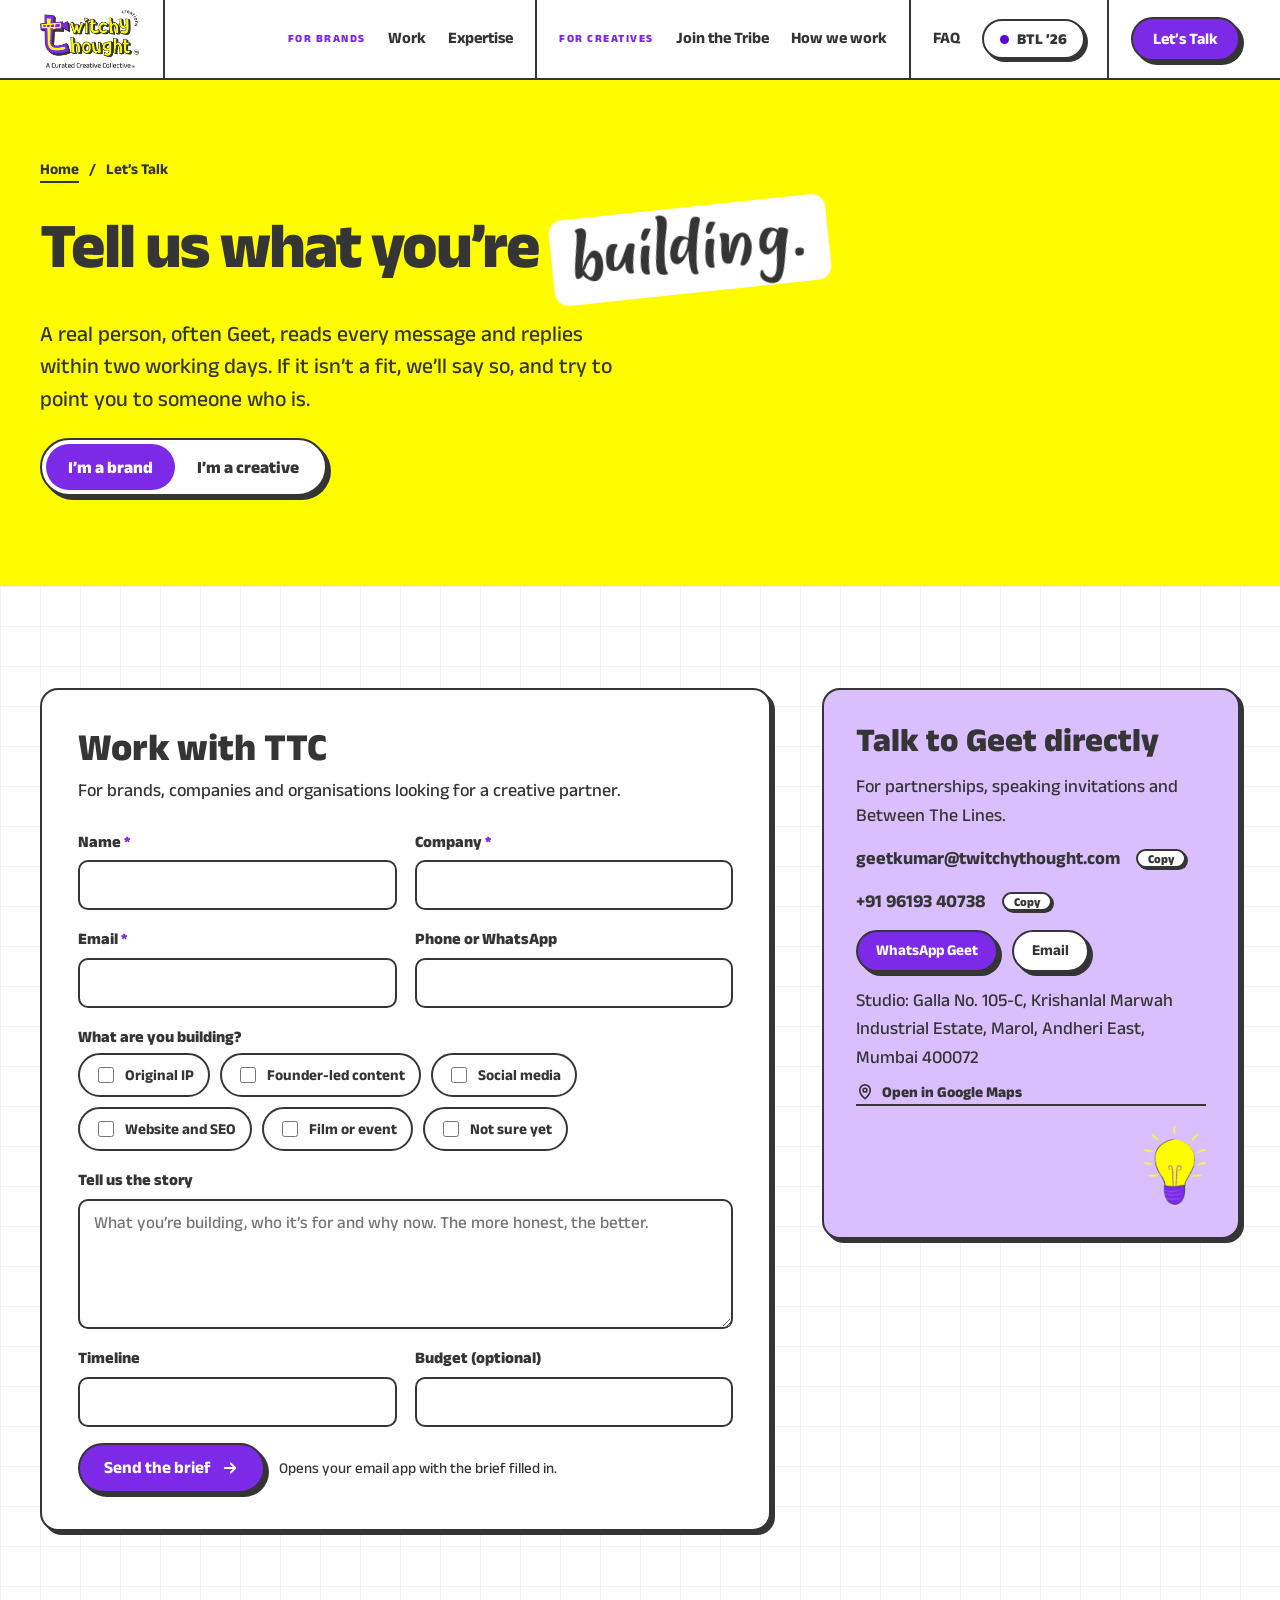
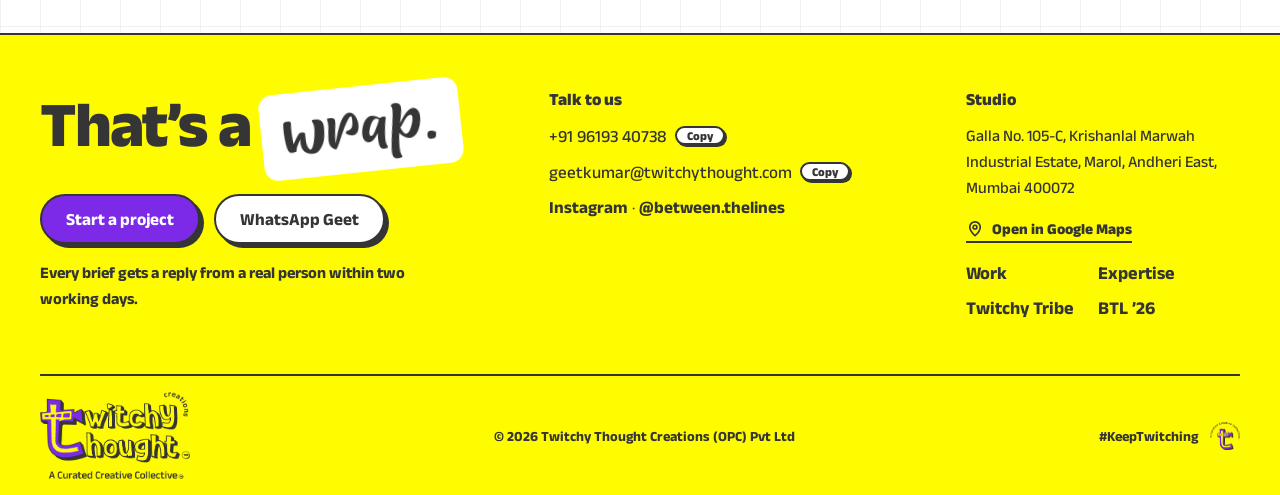
<file: contact.html>
<!doctype html>
<html lang="en">
<head>
<meta charset="utf-8">
<meta name="viewport" content="width=device-width,initial-scale=1,viewport-fit=cover">
<title>Let’s Talk · Twitchy Thought Creations</title>
<meta name="description" content="Brands: send us a brief. Creatives: apply to the Twitchy Tribe. Or talk to Geet directly.">
<meta name="claude:viewport-fit-sides" content="cover">
<meta property="og:title" content="Let’s Talk · Twitchy Thought Creations">
<meta property="og:description" content="Brands: send us a brief. Creatives: apply to the Twitchy Tribe. Or talk to Geet directly.">
<meta property="og:image" content="assets/team.jpg">
<link rel="icon" href="assets/submark.png">
<link rel="preconnect" href="https://fonts.googleapis.com"><link rel="preconnect" href="https://fonts.gstatic.com" crossorigin>
<link rel="stylesheet" href="https://fonts.googleapis.com/css2?family=Anek+Latin:wdth,wght@75..125,100..800&display=swap">
<link rel="stylesheet" href="assets/styles.css">
<script>(function(){var q=/[?&]motion=(on|off)/.exec(location.search),v=null;try{if(q)localStorage.setItem('ttc-motion',q[1]);v=localStorage.getItem('ttc-motion');}catch(e){if(q)v=q[1];}
var on=v?v==='on':!matchMedia('(prefers-reduced-motion: reduce)').matches;if(on)document.documentElement.classList.add('motion');})();</script>
</head>
<body>
<a class="skip" href="#main">Skip to content</a>
<header class="top">
<div class="wrap">
<a class="brand" href="index.html" aria-label="Twitchy Thought Creations, home"><img src="assets/logo-tagline.png" alt="Twitchy Thought Creations, A Curated Creative Collective" width="391" height="228"></a>
<nav class="nav" aria-label="Main">
<div class="cell"><span class="lbl">For brands</span><a class="link" href="work.html">Work</a><a class="link" href="expertise.html">Expertise</a></div>
<div class="cell"><span class="lbl">For creatives</span><a class="link" href="twitchy-tribe.html">Join the Tribe</a><a class="link" href="index.html#how">How we work</a></div>
<div class="cell"><a class="link" href="index.html#faq">FAQ</a><a class="btl-pill" href="between-the-lines.html"><i aria-hidden="true"></i>BTL ’26</a></div>
<div class="cell"><a class="btn" href="contact.html" aria-current="page">Let’s Talk</a></div>
</nav>
<details class="menu">
<summary>Menu <svg width="18" height="18" viewBox="0 0 24 24" fill="none" stroke="currentColor" stroke-width="2.4" stroke-linecap="round" aria-hidden="true"><path d="M4 7h16M4 12h16M4 17h10"/></svg></summary>
<div class="menu-panel">
<a href="index.html">Home</a>
<span>For brands</span><a href="work.html">Work</a><a href="expertise.html">Expertise</a>
<span>For creatives</span><a href="twitchy-tribe.html">Join the Tribe</a><a href="index.html#how">How we work</a>
<span>The community</span><a href="between-the-lines.html">Between The Lines ’26</a><a href="index.html#faq">FAQ</a><a href="contact.html" aria-current="page">Let’s Talk</a>
</div>
</details>
</div>
</header>
<main id="main">
<section class="page-hero">
<div class="wrap in solo">
<div class="stack-lg">
<p class="crumbs rise"><a href="index.html">Home</a><span aria-hidden="true">/</span><span>Let’s Talk</span></p>
<h1 class="rise d1">Tell us what you’re <span class="card card--white" data-tilt>building.</span></h1>
<p class="lead rise d2">A real person, often Geet, reads every message and replies within two working days. If it isn’t a fit, we’ll say so, and try to point you to someone who is.</p>
<div class="seg rise d3" role="tablist" aria-label="Who are you?">
<button type="button" role="tab" id="tab-brands" data-door="brands" aria-controls="panel-brands" aria-selected="true">I’m a brand</button>
<button type="button" role="tab" id="tab-creatives" data-door="creatives" aria-controls="panel-creatives" aria-selected="false" tabindex="-1">I’m a creative</button>
</div>
</div>
</div>
</section>

<section class="sec sec-grid">
<div class="wrap contact-grid">
<div>
<div class="door" id="panel-brands" role="tabpanel" aria-labelledby="tab-brands">
<h2 id="brands">Work with TTC</h2>
<p class="intro">For brands, companies and organisations looking for a creative partner.</p>
<form class="form" id="form-brand" data-mailto data-subject="New brief for TTC" data-thanks="thanks-brand" novalidate>
<div class="field"><label for="b-name">Name <span class="req">*</span></label><input id="b-name" name="name" data-label="Name" autocomplete="name" required></div>
<div class="field"><label for="b-company">Company <span class="req">*</span></label><input id="b-company" name="company" data-label="Company" autocomplete="organization" required></div>
<div class="field"><label for="b-email">Email <span class="req">*</span></label><input id="b-email" name="email" data-label="Email" type="email" autocomplete="email" required></div>
<div class="field"><label for="b-phone">Phone or WhatsApp</label><input id="b-phone" name="phone" data-label="Phone" type="tel" autocomplete="tel"></div>
<fieldset class="field full"><legend>What are you building?</legend>
<div class="opt">
<label><input type="checkbox" name="what" data-label="Building" value="Original IP">Original IP</label>
<label><input type="checkbox" name="what" data-label="Building" value="Founder-led content">Founder-led content</label>
<label><input type="checkbox" name="what" data-label="Building" value="Social media">Social media</label>
<label><input type="checkbox" name="what" data-label="Building" value="Website and SEO">Website and SEO</label>
<label><input type="checkbox" name="what" data-label="Building" value="Film or event">Film or event</label>
<label><input type="checkbox" name="what" data-label="Building" value="Not sure yet">Not sure yet</label>
</div></fieldset>
<div class="field full"><label for="b-story">Tell us the story</label><textarea id="b-story" name="story" data-label="Story" placeholder="What you’re building, who it’s for and why now. The more honest, the better."></textarea></div>
<div class="field"><label for="b-timeline">Timeline</label><input id="b-timeline" name="timeline" data-label="Timeline"></div>
<div class="field"><label for="b-budget">Budget (optional)</label><input id="b-budget" name="budget" data-label="Budget"></div>
<div class="full ctas" style="align-items:center"><button class="btn" type="submit">Send the brief <svg viewBox="0 0 24 24" fill="none" stroke="currentColor" stroke-width="2.4" stroke-linecap="round" stroke-linejoin="round" aria-hidden="true"><path d="M5 12h14M13 6l6 6-6 6"/></svg></button><span class="form-note">Opens your email app with the brief filled in.</span></div>
</form>
<div class="thanks" id="thanks-brand" hidden tabindex="-1">
<p>Your email app should now have the brief ready to send. If it didn’t open, write to geetkumar@twitchythought.com or WhatsApp +91 96193 40738.</p>
<button class="btn btn--white btn--sm" type="button" data-reset="form-brand" style="align-self:flex-start">Start another brief</button>
</div>
</div>
<div class="door" id="panel-creatives" role="tabpanel" aria-labelledby="tab-creatives" hidden>
<h2 id="creatives">Join the Twitchy Tribe</h2>
<p class="intro">For agencies, freelancers and creative professionals who want to make work with the collective.</p>
<form class="form" id="form-tribe" data-mailto data-subject="Twitchy Tribe application" data-thanks="thanks-tribe" novalidate>
<div class="field"><label for="c-name">Name <span class="req">*</span></label><input id="c-name" name="name" data-label="Name" autocomplete="name" required></div>
<div class="field"><label for="c-email">Email <span class="req">*</span></label><input id="c-email" name="email" data-label="Email" type="email" autocomplete="email" required></div>
<div class="field"><label for="c-city">City</label><input id="c-city" name="city" data-label="City" autocomplete="address-level2"></div>
<div class="field"><label for="c-skills">Your craft <span class="req">*</span></label><input id="c-skills" name="skills" data-label="Craft" required placeholder="Director, editor, writer…"></div>
<div class="field full"><label for="c-portfolio">Portfolio link <span class="req">*</span></label><input id="c-portfolio" name="portfolio" data-label="Portfolio" type="url" required placeholder="https://"></div>
<div class="field full"><label for="c-why">Why the Tribe?</label><textarea id="c-why" name="why" data-label="Why the Tribe" placeholder="The work you want to be known for, and what you’d bring to the room."></textarea></div>
<div class="full ctas" style="align-items:center"><button class="btn btn--yellow" type="submit">Apply to the Tribe <svg viewBox="0 0 24 24" fill="none" stroke="currentColor" stroke-width="2.4" stroke-linecap="round" stroke-linejoin="round" aria-hidden="true"><path d="M5 12h14M13 6l6 6-6 6"/></svg></button><span class="form-note">Opens your email app with your application filled in.</span></div>
</form>
<div class="thanks" id="thanks-tribe" hidden tabindex="-1">
<p>Thank you. Your email app should now have the application ready to send. We read every one, and if there’s a fit, we’ll reach out.</p>
<button class="btn btn--white btn--sm" type="button" data-reset="form-tribe" style="align-self:flex-start">Start another application</button>
</div>
</div>
</div>
<aside class="direct" id="geet">
<h2>Talk to Geet directly</h2>
<p>For partnerships, speaking invitations and Between The Lines.</p>
<p class="line"><span>geetkumar@twitchythought.com</span><button class="cpy" type="button" data-copy="geetkumar@twitchythought.com">Copy</button></p>
<p class="line"><span>+91 96193 40738</span><button class="cpy" type="button" data-copy="+91 96193 40738">Copy</button></p>
<div class="ctas"><a class="btn btn--sm" href="https://wa.me/919619340738" target="_blank" rel="noopener">WhatsApp Geet</a><a class="btn btn--white btn--sm" href="mailto:geetkumar@twitchythought.com">Email</a></div>
<p>Studio: Galla No. 105-C, Krishanlal Marwah Industrial Estate, Marol, Andheri East, Mumbai 400072</p>
<a class="maplink" href="https://www.google.com/maps/search/?api=1&amp;query=Krishanlal+Marwah+Industrial+Estate%2C+Marol%2C+Andheri+East%2C+Mumbai+400072" target="_blank" rel="noopener"><svg viewBox="0 0 24 24" fill="none" stroke="currentColor" stroke-width="2.2" stroke-linecap="round" stroke-linejoin="round" aria-hidden="true"><path d="M12 21s-7-6.2-7-11.5A7 7 0 0 1 19 9.5C19 14.8 12 21 12 21z"/><circle cx="12" cy="9.5" r="2.5"/></svg>Open in Google Maps</a>
<img class="il" src="assets/il/bulb-outline.png" alt="" width="284" height="360">
</aside>
</div>
</section>
</main>
<footer class="foot">
<div class="wrap">
<div class="foot-grid">
<div>
<p class="wrapline">That’s a <span class="card card--white">wrap.</span></p>
<div class="ctas"><a class="btn" href="contact.html">Start a project</a><a class="btn btn--white" href="https://wa.me/919619340738" target="_blank" rel="noopener">WhatsApp Geet</a></div>
<p class="promise">Every brief gets a reply from a real person within two working days.</p>
</div>
<div>
<p class="fh">Talk to us</p>
<ul class="contact">
<li><span>+91 96193 40738</span><button class="cpy" type="button" data-copy="+91 96193 40738">Copy</button></li>
<li><span>geetkumar@twitchythought.com</span><button class="cpy" type="button" data-copy="geetkumar@twitchythought.com">Copy</button></li>
<li><a href="https://www.instagram.com/twitchythoughtcreations/" target="_blank" rel="noopener">Instagram</a> · <a href="https://instagram.com/between.thelines" target="_blank" rel="noopener">@between.thelines</a></li>
</ul>
</div>
<div>
<p class="fh">Studio</p>
<address>Galla No. 105-C, Krishanlal Marwah Industrial Estate, Marol, Andheri East, Mumbai 400072</address>
<a class="maplink" href="https://www.google.com/maps/search/?api=1&amp;query=Krishanlal+Marwah+Industrial+Estate%2C+Marol%2C+Andheri+East%2C+Mumbai+400072" target="_blank" rel="noopener"><svg viewBox="0 0 24 24" fill="none" stroke="currentColor" stroke-width="2.2" stroke-linecap="round" stroke-linejoin="round" aria-hidden="true"><path d="M12 21s-7-6.2-7-11.5A7 7 0 0 1 19 9.5C19 14.8 12 21 12 21z"/><circle cx="12" cy="9.5" r="2.5"/></svg>Open in Google Maps</a>
<ul class="foot-links"><li><a href="work.html">Work</a></li><li><a href="expertise.html">Expertise</a></li><li><a href="twitchy-tribe.html">Twitchy Tribe</a></li><li><a href="between-the-lines.html">BTL ’26</a></li></ul>
</div>
</div>
<div class="foot-bar">
<img class="logo" src="assets/logo-tagline.png" alt="Twitchy Thought Creations, A Curated Creative Collective" width="391" height="228" loading="lazy">
<span>© 2026 Twitchy Thought Creations (OPC) Pvt Ltd</span>
<button class="motion-toggle" type="button" hidden>Play animations</button>
<span class="end">#KeepTwitching<img src="assets/submark.png" alt="" width="120" height="120" loading="lazy"></span>
</div>
</div>
</footer>
<script src="assets/site.js"></script>
</body>
</html>
</file>
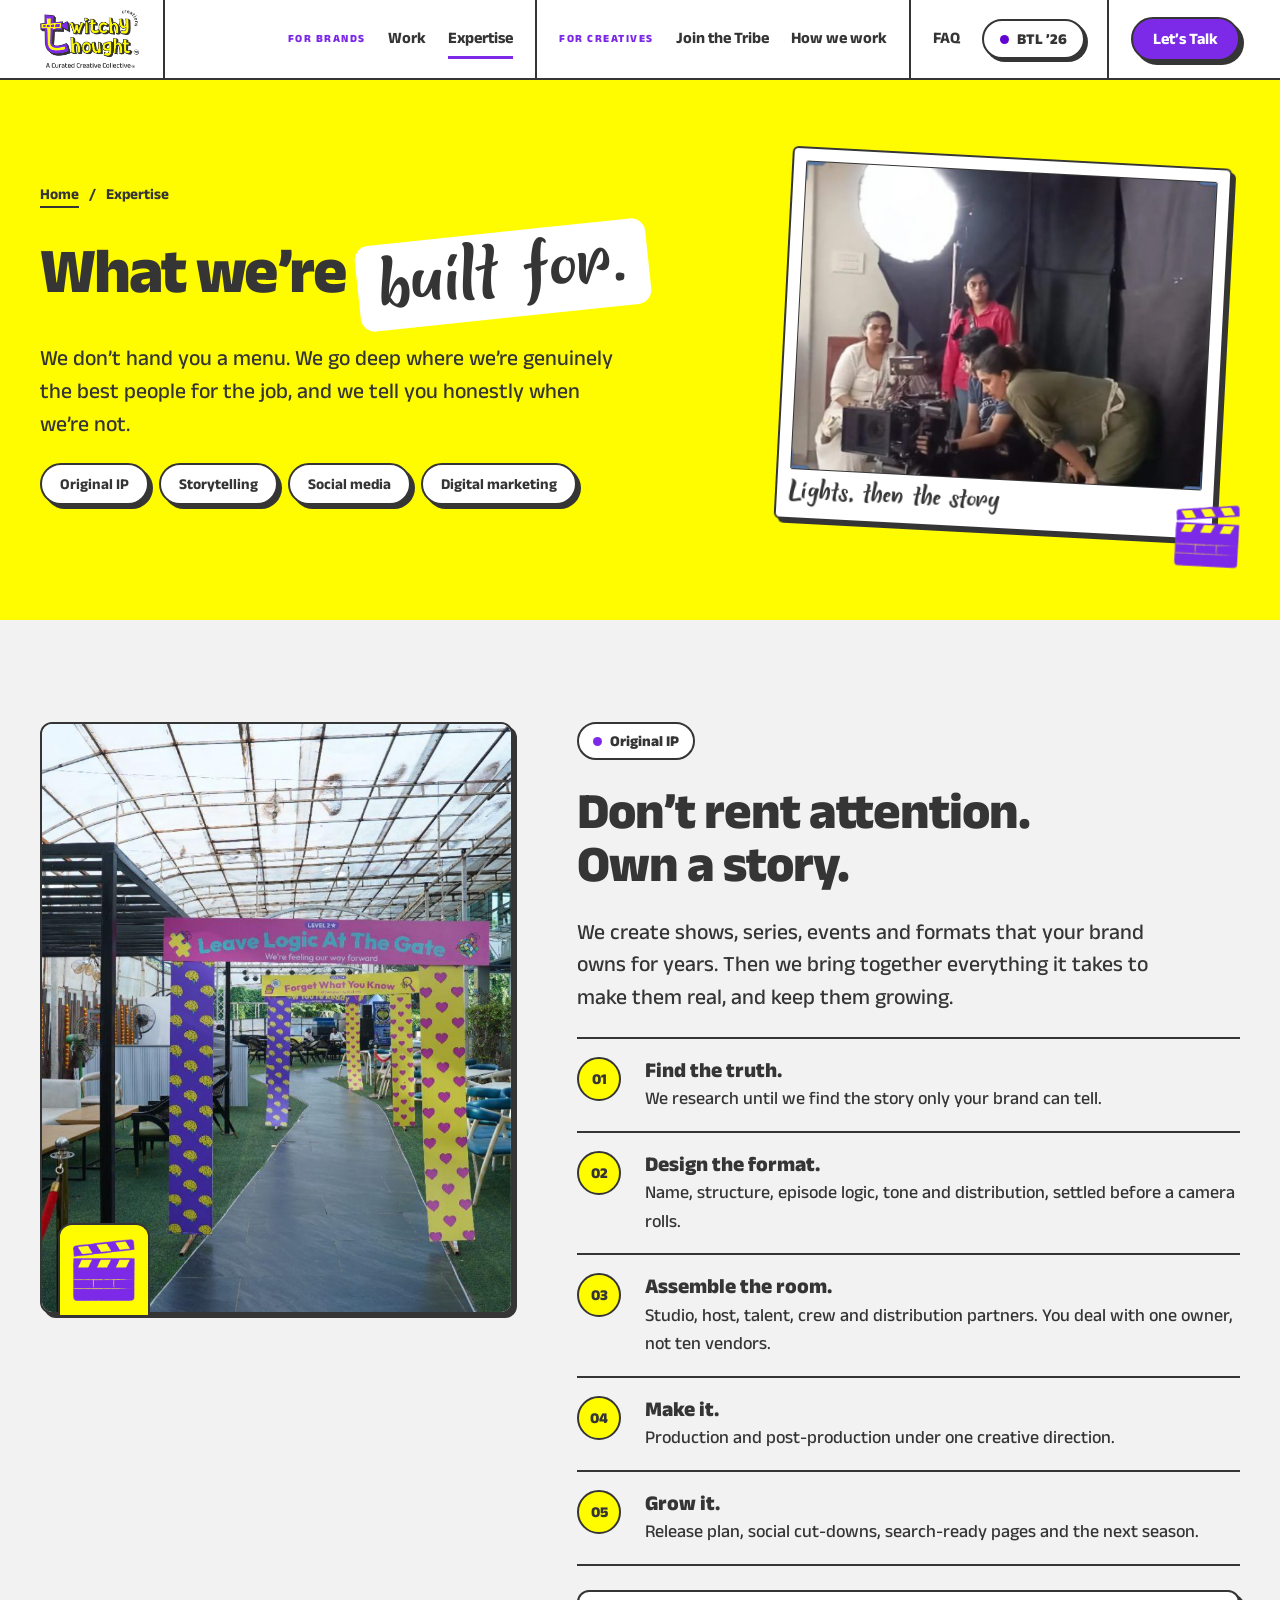
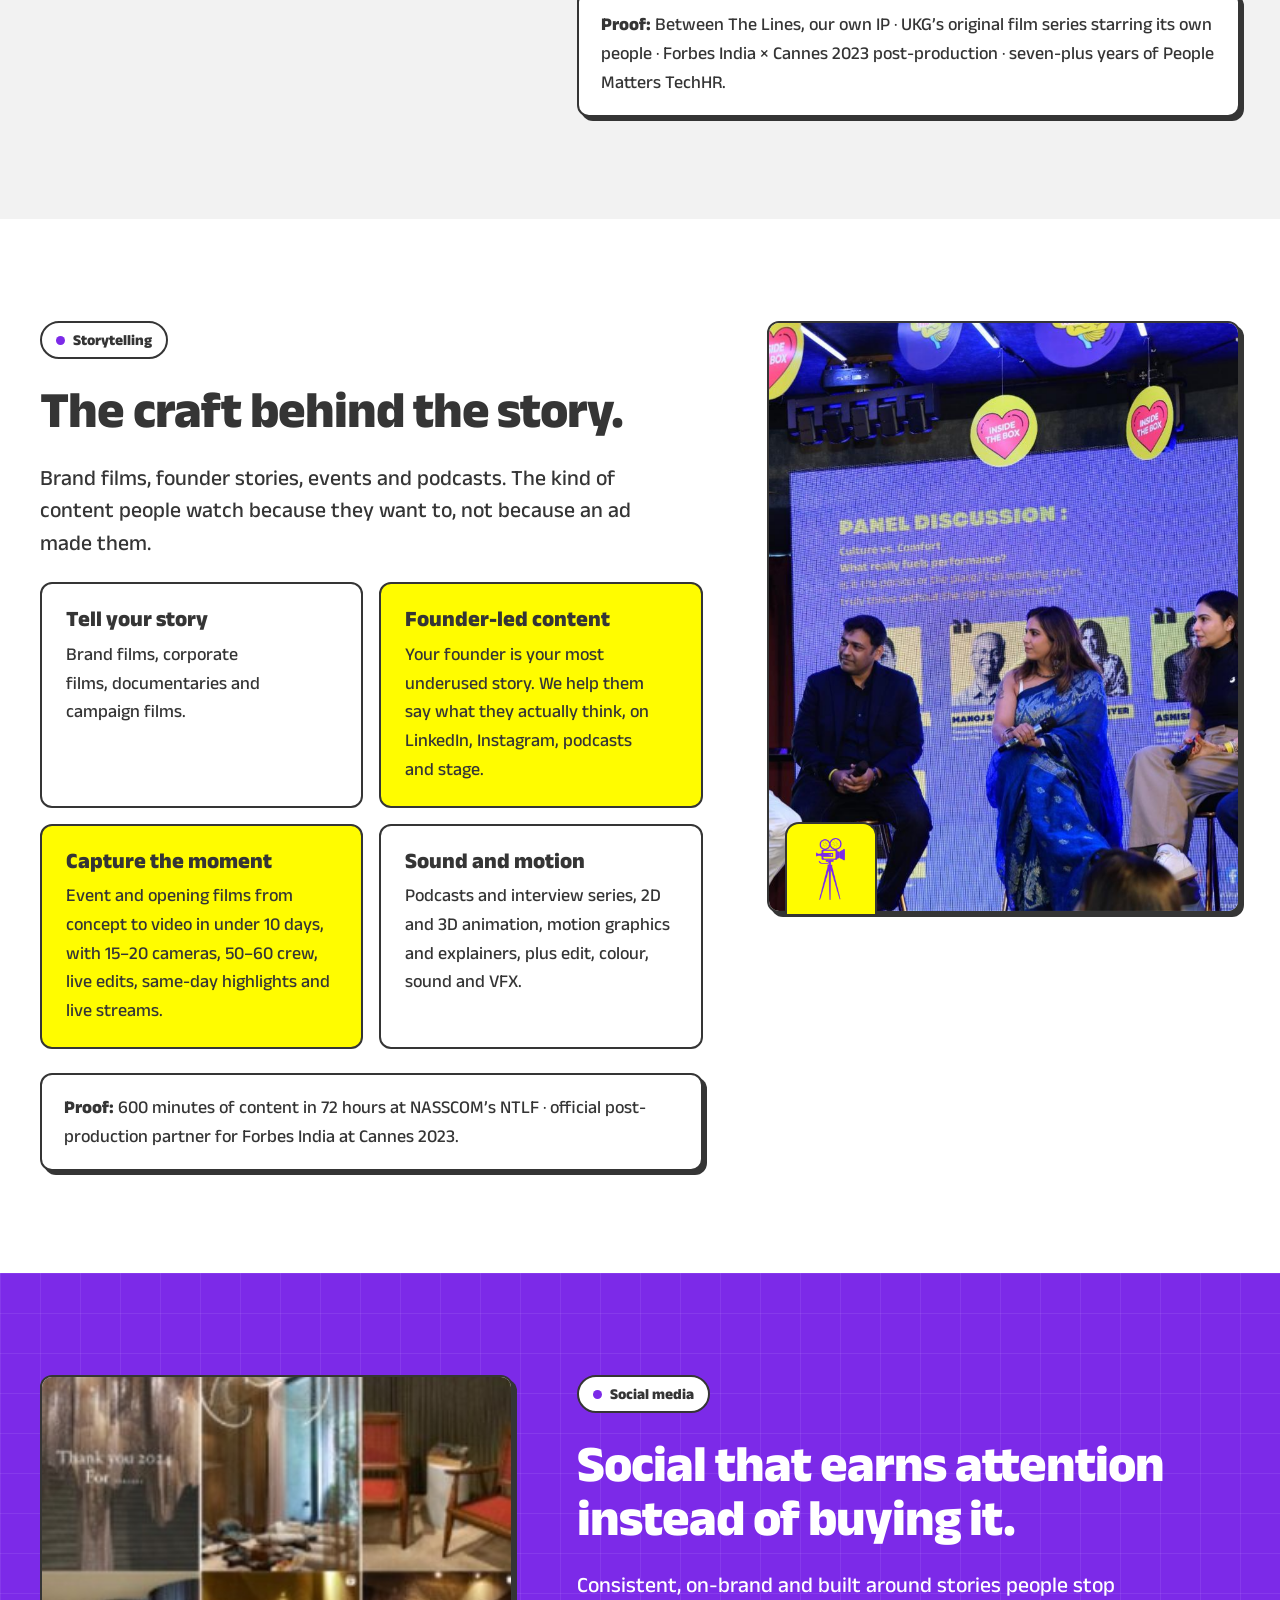
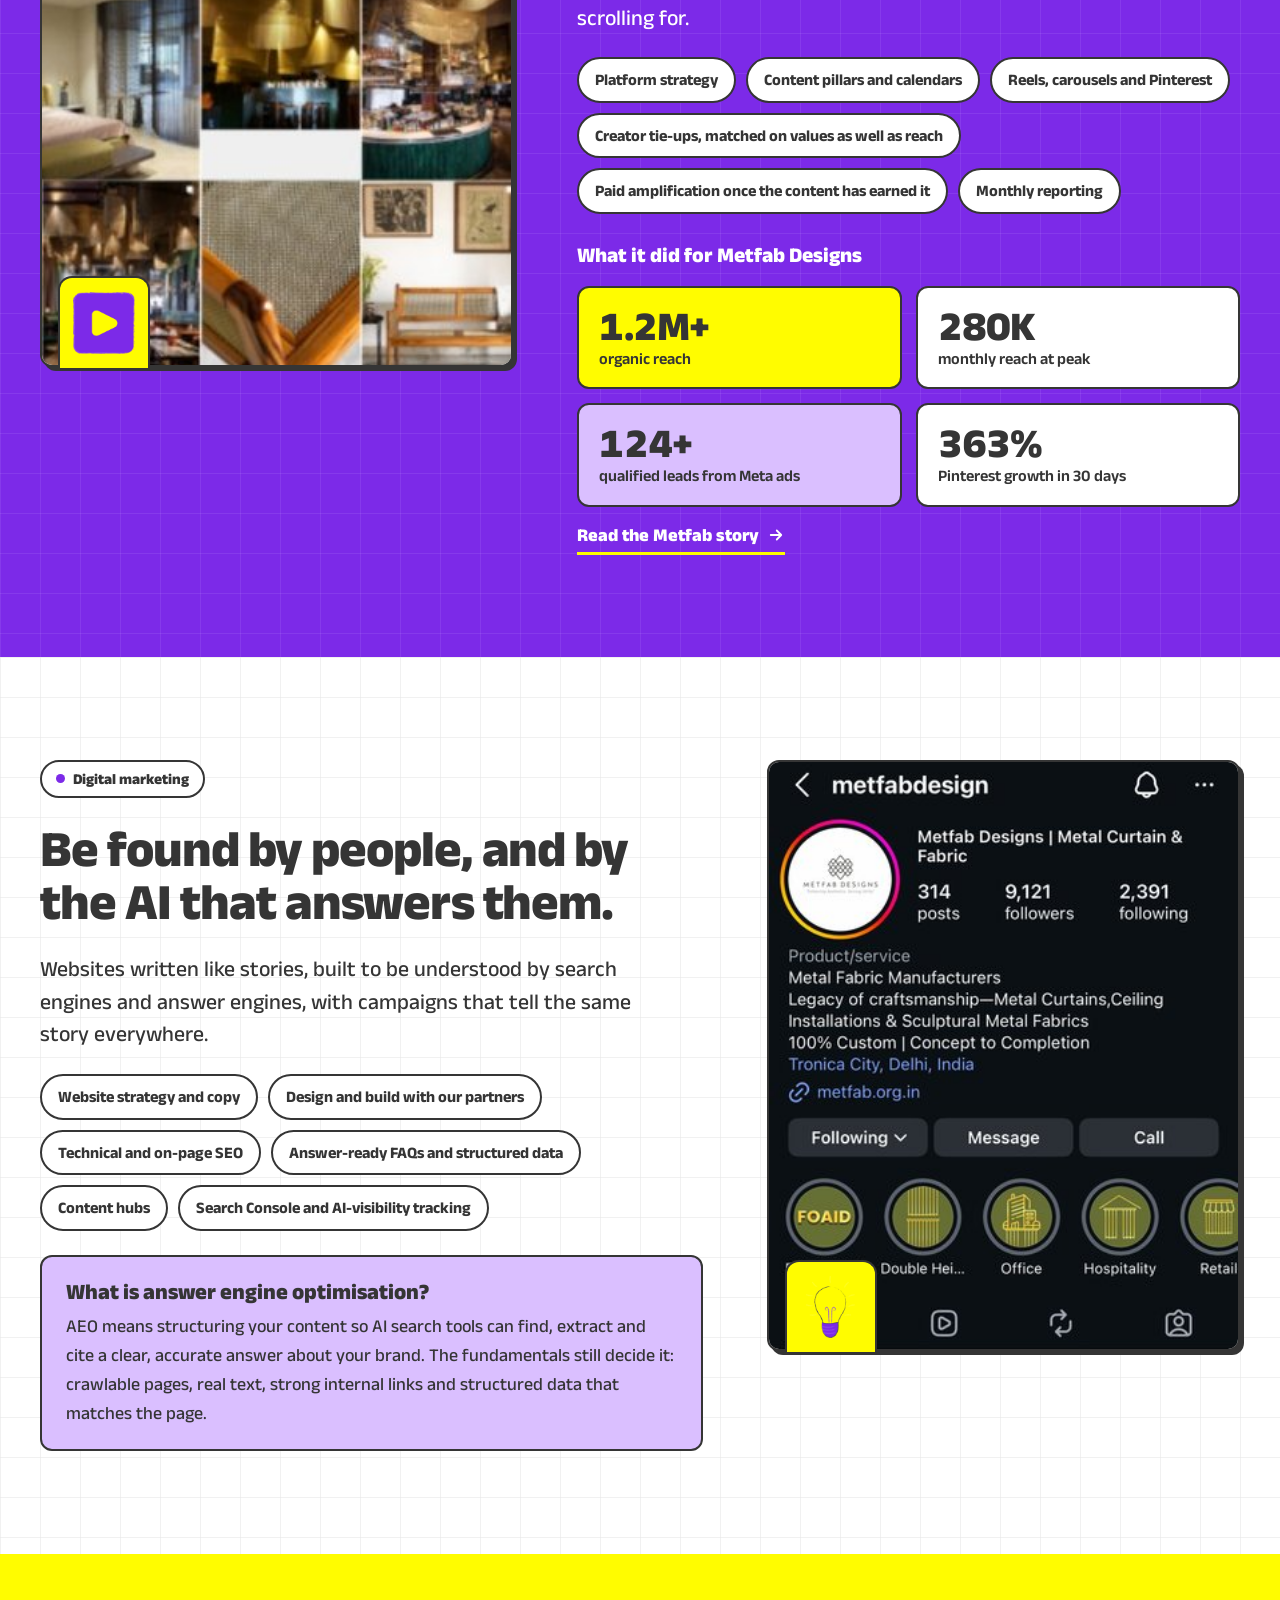
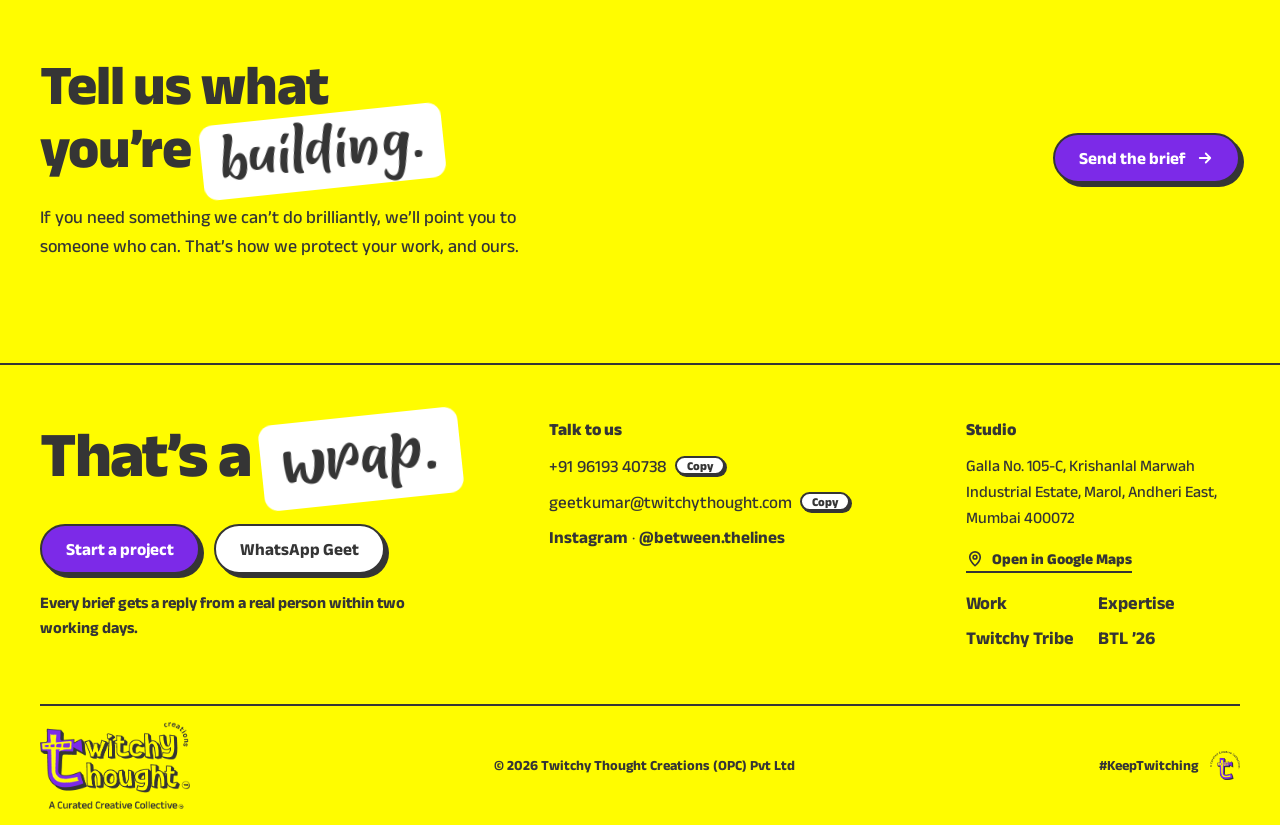
<file: expertise.html>
<!doctype html>
<html lang="en">
<head>
<meta charset="utf-8">
<meta name="viewport" content="width=device-width,initial-scale=1,viewport-fit=cover">
<title>Expertise · Twitchy Thought Creations</title>
<meta name="description" content="Original IP, storytelling, social media and digital marketing from a curated creative collective in Mumbai.">
<meta name="claude:viewport-fit-sides" content="cover">
<meta property="og:title" content="Expertise · Twitchy Thought Creations">
<meta property="og:description" content="Original IP, storytelling, social media and digital marketing from a curated creative collective in Mumbai.">
<meta property="og:image" content="assets/team.jpg">
<link rel="icon" href="assets/submark.png">
<link rel="preconnect" href="https://fonts.googleapis.com"><link rel="preconnect" href="https://fonts.gstatic.com" crossorigin>
<link rel="stylesheet" href="https://fonts.googleapis.com/css2?family=Anek+Latin:wdth,wght@75..125,100..800&display=swap">
<link rel="stylesheet" href="assets/styles.css">
<script>(function(){var q=/[?&]motion=(on|off)/.exec(location.search),v=null;try{if(q)localStorage.setItem('ttc-motion',q[1]);v=localStorage.getItem('ttc-motion');}catch(e){if(q)v=q[1];}
var on=v?v==='on':!matchMedia('(prefers-reduced-motion: reduce)').matches;if(on)document.documentElement.classList.add('motion');})();</script>
</head>
<body>
<a class="skip" href="#main">Skip to content</a>
<header class="top">
<div class="wrap">
<a class="brand" href="index.html" aria-label="Twitchy Thought Creations, home"><img src="assets/logo-tagline.png" alt="Twitchy Thought Creations, A Curated Creative Collective" width="391" height="228"></a>
<nav class="nav" aria-label="Main">
<div class="cell"><span class="lbl">For brands</span><a class="link" href="work.html">Work</a><a class="link" href="expertise.html" aria-current="page">Expertise</a></div>
<div class="cell"><span class="lbl">For creatives</span><a class="link" href="twitchy-tribe.html">Join the Tribe</a><a class="link" href="index.html#how">How we work</a></div>
<div class="cell"><a class="link" href="index.html#faq">FAQ</a><a class="btl-pill" href="between-the-lines.html"><i aria-hidden="true"></i>BTL ’26</a></div>
<div class="cell"><a class="btn" href="contact.html">Let’s Talk</a></div>
</nav>
<details class="menu">
<summary>Menu <svg width="18" height="18" viewBox="0 0 24 24" fill="none" stroke="currentColor" stroke-width="2.4" stroke-linecap="round" aria-hidden="true"><path d="M4 7h16M4 12h16M4 17h10"/></svg></summary>
<div class="menu-panel">
<a href="index.html">Home</a>
<span>For brands</span><a href="work.html">Work</a><a href="expertise.html" aria-current="page">Expertise</a>
<span>For creatives</span><a href="twitchy-tribe.html">Join the Tribe</a><a href="index.html#how">How we work</a>
<span>The community</span><a href="between-the-lines.html">Between The Lines ’26</a><a href="index.html#faq">FAQ</a><a href="contact.html">Let’s Talk</a>
</div>
</details>
</div>
</header>
<main id="main">
<section class="page-hero">
<div class="wrap in">
<div class="stack-lg">
<p class="crumbs rise"><a href="index.html">Home</a><span aria-hidden="true">/</span><span>Expertise</span></p>
<h1 class="rise d1">What we’re <span class="card card--white" data-tilt>built for.</span></h1>
<p class="lead rise d2">We don’t hand you a menu. We go deep where we’re genuinely the best people for the job, and we tell you honestly when we’re not.</p>
<div class="jump rise d3"><a class="btn btn--white btn--sm" href="#ip">Original IP</a><a class="btn btn--white btn--sm" href="#storytelling">Storytelling</a><a class="btn btn--white btn--sm" href="#social">Social media</a><a class="btn btn--white btn--sm" href="#digital">Digital marketing</a></div>
</div>
<div class="pin"><figure class="pol-solo"><img src="assets/bts-on-set.jpg" alt="TTC crew rigging lights and camera on set" width="520" height="385"><figcaption>Lights, then the story</figcaption></figure><img class="il float" src="assets/il/clap-purple.png" alt="" width="360" height="358"></div>
</div>
</section>

<section class="sec sec-smoke" id="ip">
<div class="wrap xp">
<div class="xp-media rv"><div class="frame still"><img src="btl/photos/d1241.jpg" alt="The entrance to Between The Lines, TTC’s own IP" width="1400" height="933" loading="lazy" style="object-position:40% 50%"></div><span class="badge" style="position:absolute"><img src="assets/il/clap-purple.png" alt="" width="360" height="358"></span></div>
<div class="stack-lg">
<span class="tagpill"><i></i>Original IP</span>
<h2>Don’t rent attention. Own a story.</h2>
<p class="lead">We create shows, series, events and formats that your brand owns for years. Then we bring together everything it takes to make them real, and keep them growing.</p>
<ol class="numlist">
<li><div><b>Find the truth.</b>We research until we find the story only your brand can tell.</div></li>
<li><div><b>Design the format.</b>Name, structure, episode logic, tone and distribution, settled before a camera rolls.</div></li>
<li><div><b>Assemble the room.</b>Studio, host, talent, crew and distribution partners. You deal with one owner, not ten vendors.</div></li>
<li><div><b>Make it.</b>Production and post-production under one creative direction.</div></li>
<li><div><b>Grow it.</b>Release plan, social cut-downs, search-ready pages and the next season.</div></li>
</ol>
<p class="proof"><b>Proof:</b> Between The Lines, our own IP · UKG’s original film series starring its own people · Forbes India × Cannes 2023 post-production · seven-plus years of People Matters TechHR.</p>
</div>
</div>
</section>

<section class="sec" id="storytelling">
<div class="wrap xp flip">
<div class="xp-media rv"><div class="frame still"><img src="btl/photos/101A0093.jpg" alt="A panel discussion filmed on stage" width="1400" height="934" loading="lazy" style="object-position:55% 50%"></div><span class="badge" style="position:absolute"><img src="assets/il/cam-purple.png" alt="" width="192" height="420" style="width:34px"></span></div>
<div class="stack-lg">
<span class="tagpill"><i></i>Storytelling</span>
<h2>The craft behind the story.</h2>
<p class="lead">Brand films, founder stories, events and podcasts. The kind of content people watch because they want to, not because an ad made them.</p>
<div class="cards cards-2">
<div class="box rv"><h3>Tell your story</h3><p>Brand films, corporate films, documentaries and campaign films.</p></div>
<div class="box box--y rv"><h3>Founder-led content</h3><p>Your founder is your most underused story. We help them say what they actually think, on LinkedIn, Instagram, podcasts and stage.</p></div>
<div class="box box--y rv"><h3>Capture the moment</h3><p>Event and opening films from concept to video in under 10 days, with 15–20 cameras, 50–60 crew, live edits, same-day highlights and live streams.</p></div>
<div class="box rv"><h3>Sound and motion</h3><p>Podcasts and interview series, 2D and 3D animation, motion graphics and explainers, plus edit, colour, sound and VFX.</p></div>
</div>
<p class="proof"><b>Proof:</b> 600 minutes of content in 72 hours at NASSCOM’s NTLF · official post-production partner for Forbes India at Cannes 2023.</p>
</div>
</div>
</section>

<section class="sec sec-violet" id="social">
<div class="wrap xp">
<div class="xp-media rv"><div class="frame still"><img src="assets/metfab-spaces.jpg" alt="Metfab Designs metal curtains styled in a finished interior" width="300" height="397" loading="lazy"></div><span class="badge" style="position:absolute"><img src="assets/il/play-purple.png" alt="" width="360" height="358"></span></div>
<div class="stack-lg">
<span class="tagpill"><i></i>Social media</span>
<h2>Social that earns attention instead of buying it.</h2>
<p class="lead">Consistent, on-brand and built around stories people stop scrolling for.</p>
<ul class="chips"><li>Platform strategy</li><li>Content pillars and calendars</li><li>Reels, carousels and Pinterest</li><li>Creator tie-ups, matched on values as well as reach</li><li>Paid amplification once the content has earned it</li><li>Monthly reporting</li></ul>
<div class="stack">
<p style="font-weight:800;font-size:21px">What it did for Metfab Designs</p>
<div class="stats"><div class="stat"><b>1.2M+</b><span>organic reach</span></div><div class="stat"><b>280K</b><span>monthly reach at peak</span></div><div class="stat"><b>124+</b><span>qualified leads from Meta ads</span></div><div class="stat"><b>363%</b><span>Pinterest growth in 30 days</span></div></div>
<a class="link-arrow" href="work-metfab.html">Read the Metfab story <svg viewBox="0 0 24 24" fill="none" stroke="currentColor" stroke-width="2.4" stroke-linecap="round" stroke-linejoin="round" aria-hidden="true"><path d="M5 12h14M13 6l6 6-6 6"/></svg></a>
</div>
</div>
</div>
</section>

<section class="sec sec-grid" id="digital">
<div class="wrap xp flip">
<div class="xp-media rv"><div class="frame still"><img src="assets/metfab-instagram.jpg" alt="A brand profile on a phone screen" width="351" height="760" loading="lazy" style="object-position:50% 15%"></div><span class="badge" style="position:absolute"><img src="assets/il/bulb-outline.png" alt="" width="284" height="360"></span></div>
<div class="stack-lg">
<span class="tagpill"><i></i>Digital marketing</span>
<h2>Be found by people, and by the AI that answers them.</h2>
<p class="lead">Websites written like stories, built to be understood by search engines and answer engines, with campaigns that tell the same story everywhere.</p>
<ul class="chips"><li>Website strategy and copy</li><li>Design and build with our partners</li><li>Technical and on-page SEO</li><li>Answer-ready FAQs and structured data</li><li>Content hubs</li><li>Search Console and AI-visibility tracking</li></ul>
<div class="box box--m"><h3>What is answer engine optimisation?</h3><p>AEO means structuring your content so AI search tools can find, extract and cite a clear, accurate answer about your brand. The fundamentals still decide it: crawlable pages, real text, strong internal links and structured data that matches the page.</p></div>
</div>
</div>
</section>

<section class="sec sec-yellow">
<div class="wrap cta-band">
<div><h2>Tell us what you’re <span class="card card--white">building.</span></h2><p>If you need something we can’t do brilliantly, we’ll point you to someone who can. That’s how we protect your work, and ours.</p></div>
<a class="btn" href="contact.html">Send the brief <svg viewBox="0 0 24 24" fill="none" stroke="currentColor" stroke-width="2.4" stroke-linecap="round" stroke-linejoin="round" aria-hidden="true"><path d="M5 12h14M13 6l6 6-6 6"/></svg></a>
</div>
</section>
</main>
<footer class="foot">
<div class="wrap">
<div class="foot-grid">
<div>
<p class="wrapline">That’s a <span class="card card--white">wrap.</span></p>
<div class="ctas"><a class="btn" href="contact.html">Start a project</a><a class="btn btn--white" href="https://wa.me/919619340738" target="_blank" rel="noopener">WhatsApp Geet</a></div>
<p class="promise">Every brief gets a reply from a real person within two working days.</p>
</div>
<div>
<p class="fh">Talk to us</p>
<ul class="contact">
<li><span>+91 96193 40738</span><button class="cpy" type="button" data-copy="+91 96193 40738">Copy</button></li>
<li><span>geetkumar@twitchythought.com</span><button class="cpy" type="button" data-copy="geetkumar@twitchythought.com">Copy</button></li>
<li><a href="https://www.instagram.com/twitchythoughtcreations/" target="_blank" rel="noopener">Instagram</a> · <a href="https://instagram.com/between.thelines" target="_blank" rel="noopener">@between.thelines</a></li>
</ul>
</div>
<div>
<p class="fh">Studio</p>
<address>Galla No. 105-C, Krishanlal Marwah Industrial Estate, Marol, Andheri East, Mumbai 400072</address>
<a class="maplink" href="https://www.google.com/maps/search/?api=1&amp;query=Krishanlal+Marwah+Industrial+Estate%2C+Marol%2C+Andheri+East%2C+Mumbai+400072" target="_blank" rel="noopener"><svg viewBox="0 0 24 24" fill="none" stroke="currentColor" stroke-width="2.2" stroke-linecap="round" stroke-linejoin="round" aria-hidden="true"><path d="M12 21s-7-6.2-7-11.5A7 7 0 0 1 19 9.5C19 14.8 12 21 12 21z"/><circle cx="12" cy="9.5" r="2.5"/></svg>Open in Google Maps</a>
<ul class="foot-links"><li><a href="work.html">Work</a></li><li><a href="expertise.html">Expertise</a></li><li><a href="twitchy-tribe.html">Twitchy Tribe</a></li><li><a href="between-the-lines.html">BTL ’26</a></li></ul>
</div>
</div>
<div class="foot-bar">
<img class="logo" src="assets/logo-tagline.png" alt="Twitchy Thought Creations, A Curated Creative Collective" width="391" height="228" loading="lazy">
<span>© 2026 Twitchy Thought Creations (OPC) Pvt Ltd</span>
<button class="motion-toggle" type="button" hidden>Play animations</button>
<span class="end">#KeepTwitching<img src="assets/submark.png" alt="" width="120" height="120" loading="lazy"></span>
</div>
</div>
</footer>
<script src="assets/site.js"></script>
</body>
</html>
</file>
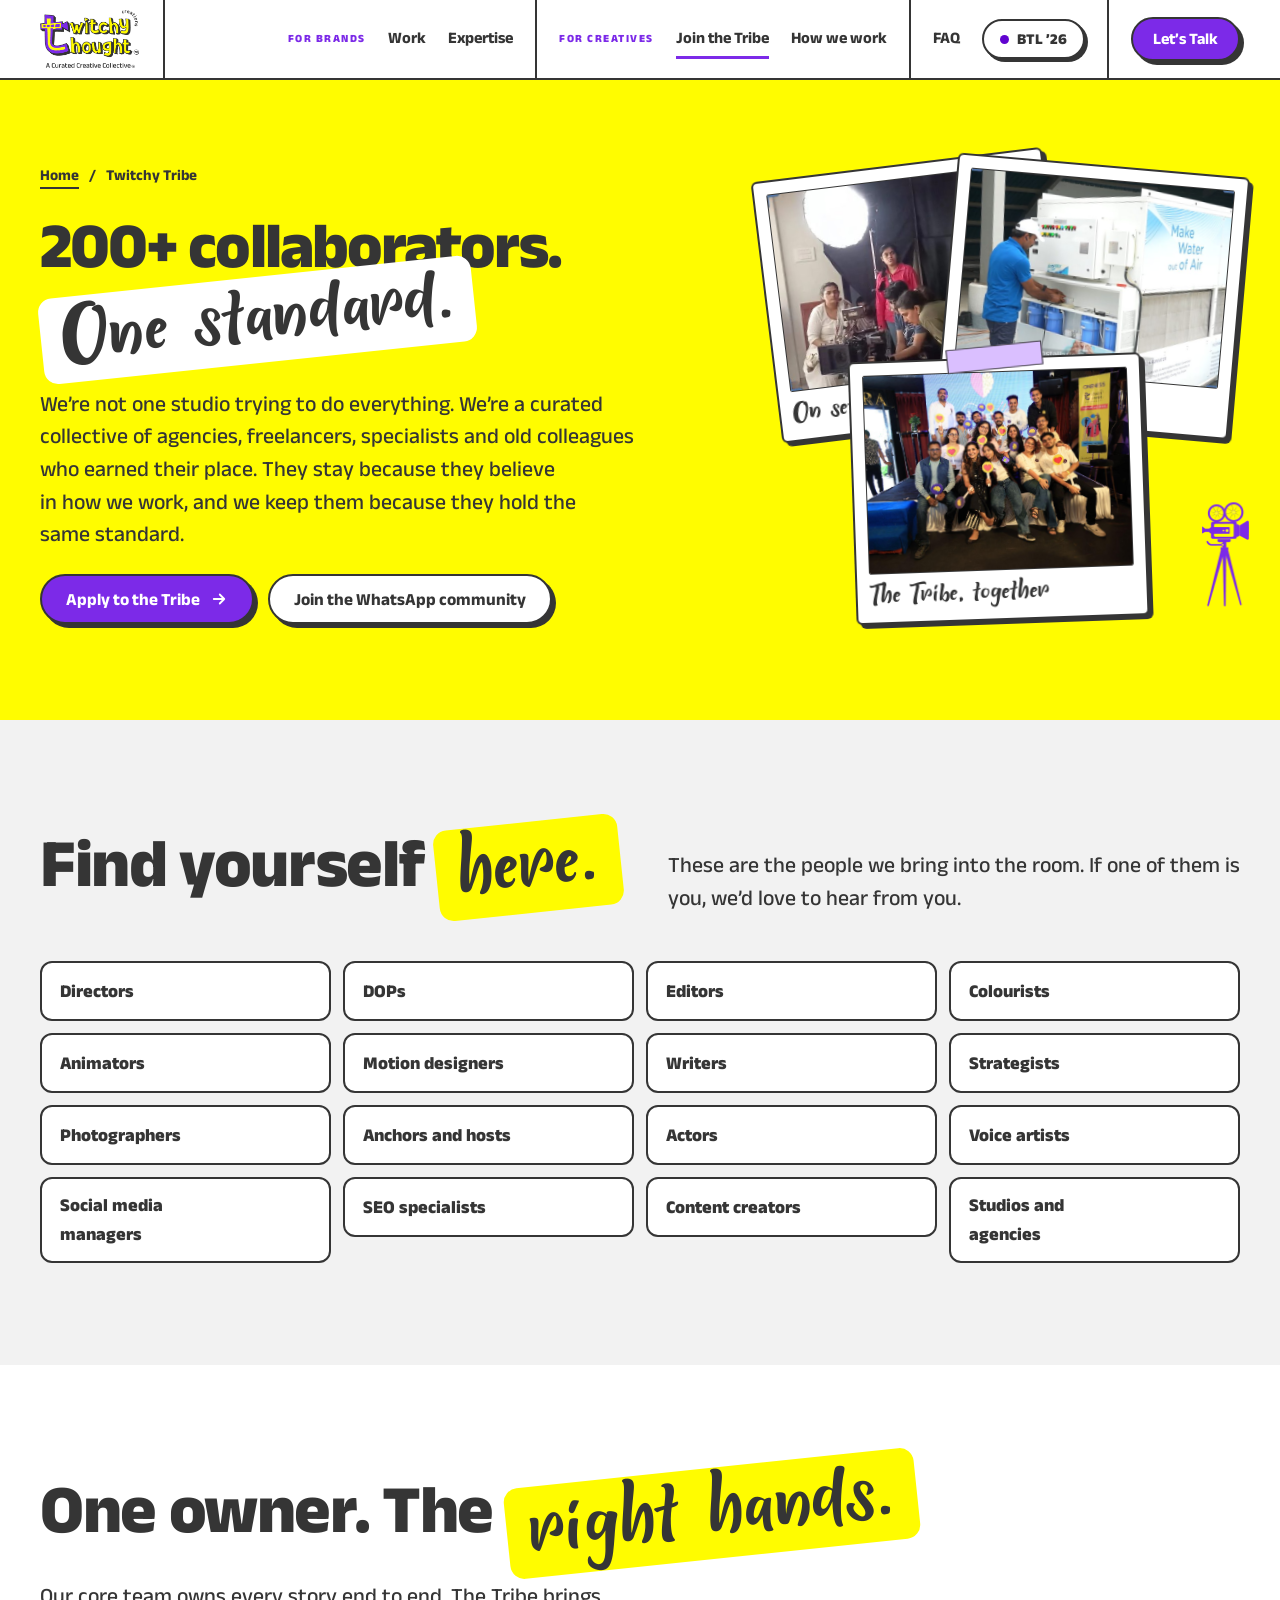
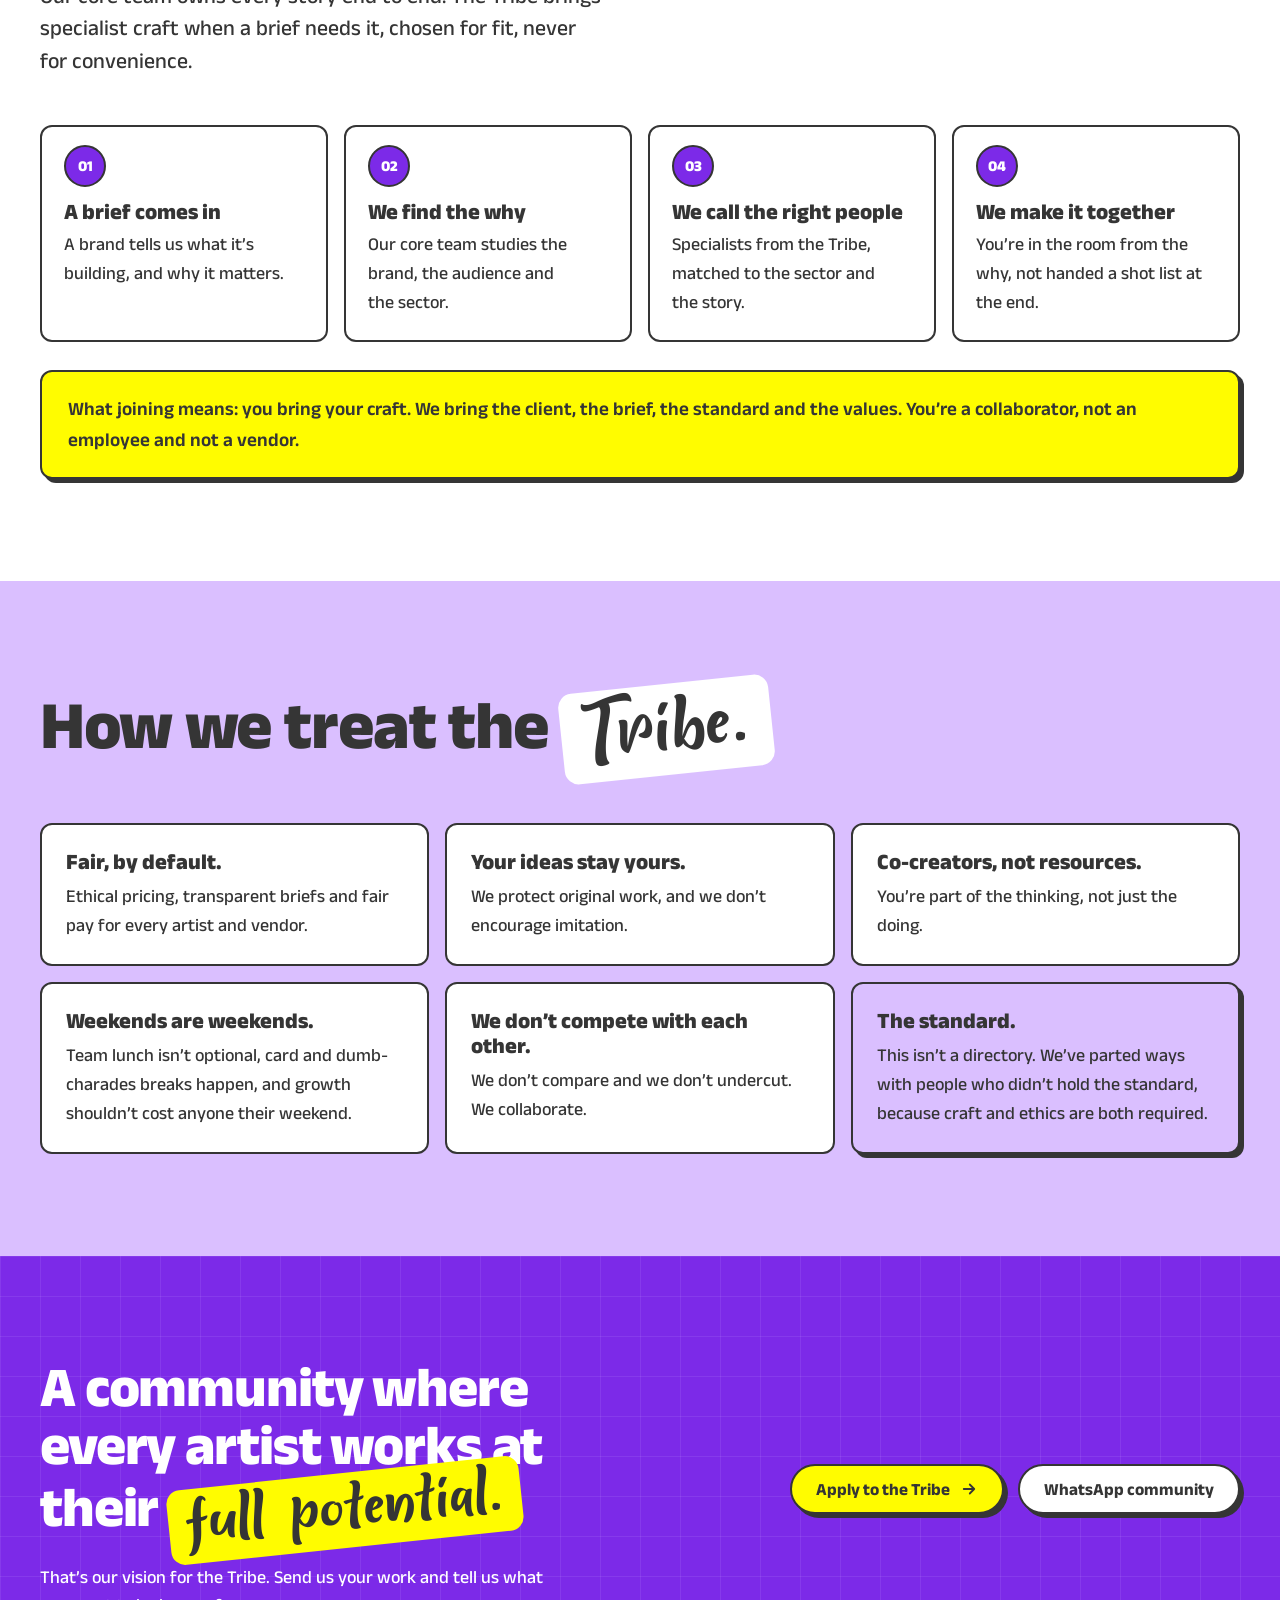
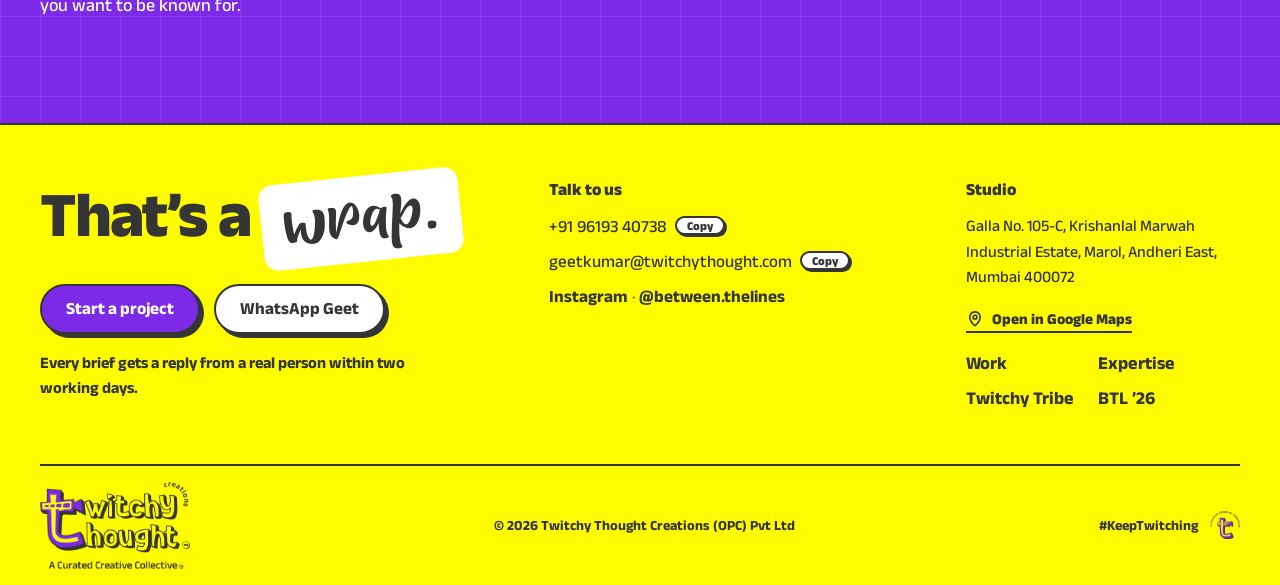
<file: twitchy-tribe.html>
<!doctype html>
<html lang="en">
<head>
<meta charset="utf-8">
<meta name="viewport" content="width=device-width,initial-scale=1,viewport-fit=cover">
<title>The Twitchy Tribe · Twitchy Thought Creations</title>
<meta name="description" content="200+ filmmakers, editors, writers, animators and studios working to one standard. Apply to collaborate with TTC.">
<meta name="claude:viewport-fit-sides" content="cover">
<meta property="og:title" content="The Twitchy Tribe · Twitchy Thought Creations">
<meta property="og:description" content="200+ filmmakers, editors, writers, animators and studios working to one standard. Apply to collaborate with TTC.">
<meta property="og:image" content="assets/team.jpg">
<link rel="icon" href="assets/submark.png">
<link rel="preconnect" href="https://fonts.googleapis.com"><link rel="preconnect" href="https://fonts.gstatic.com" crossorigin>
<link rel="stylesheet" href="https://fonts.googleapis.com/css2?family=Anek+Latin:wdth,wght@75..125,100..800&display=swap">
<link rel="stylesheet" href="assets/styles.css">
<script>(function(){var q=/[?&]motion=(on|off)/.exec(location.search),v=null;try{if(q)localStorage.setItem('ttc-motion',q[1]);v=localStorage.getItem('ttc-motion');}catch(e){if(q)v=q[1];}
var on=v?v==='on':!matchMedia('(prefers-reduced-motion: reduce)').matches;if(on)document.documentElement.classList.add('motion');})();</script>
</head>
<body>
<a class="skip" href="#main">Skip to content</a>
<header class="top">
<div class="wrap">
<a class="brand" href="index.html" aria-label="Twitchy Thought Creations, home"><img src="assets/logo-tagline.png" alt="Twitchy Thought Creations, A Curated Creative Collective" width="391" height="228"></a>
<nav class="nav" aria-label="Main">
<div class="cell"><span class="lbl">For brands</span><a class="link" href="work.html">Work</a><a class="link" href="expertise.html">Expertise</a></div>
<div class="cell"><span class="lbl">For creatives</span><a class="link" href="twitchy-tribe.html" aria-current="page">Join the Tribe</a><a class="link" href="index.html#how">How we work</a></div>
<div class="cell"><a class="link" href="index.html#faq">FAQ</a><a class="btl-pill" href="between-the-lines.html"><i aria-hidden="true"></i>BTL ’26</a></div>
<div class="cell"><a class="btn" href="contact.html">Let’s Talk</a></div>
</nav>
<details class="menu">
<summary>Menu <svg width="18" height="18" viewBox="0 0 24 24" fill="none" stroke="currentColor" stroke-width="2.4" stroke-linecap="round" aria-hidden="true"><path d="M4 7h16M4 12h16M4 17h10"/></svg></summary>
<div class="menu-panel">
<a href="index.html">Home</a>
<span>For brands</span><a href="work.html">Work</a><a href="expertise.html">Expertise</a>
<span>For creatives</span><a href="twitchy-tribe.html" aria-current="page">Join the Tribe</a><a href="index.html#how">How we work</a>
<span>The community</span><a href="between-the-lines.html">Between The Lines ’26</a><a href="index.html#faq">FAQ</a><a href="contact.html">Let’s Talk</a>
</div>
</details>
</div>
</header>
<main id="main">
<section class="page-hero">
<div class="wrap in">
<div class="stack-lg">
<p class="crumbs rise"><a href="index.html">Home</a><span aria-hidden="true">/</span><span>Twitchy Tribe</span></p>
<h1 class="rise d1">200+ collaborators. <span class="card card--white" data-tilt>One standard.</span></h1>
<p class="lead rise d2">We’re not one studio trying to do everything. We’re a curated collective of agencies, freelancers, specialists and old colleagues who earned their place. They stay because they believe in how we work, and we keep them because they hold the same standard.</p>
<div class="ctas rise d3"><a class="btn" href="contact.html#creatives">Apply to the Tribe <svg viewBox="0 0 24 24" fill="none" stroke="currentColor" stroke-width="2.4" stroke-linecap="round" stroke-linejoin="round" aria-hidden="true"><path d="M5 12h14M13 6l6 6-6 6"/></svg></a><a class="btn btn--white" href="https://wa.me/919619340738?text=Hi%20Geet%2C%20I%27d%20like%20to%20join%20the%20Twitchy%20Tribe%20WhatsApp%20community." target="_blank" rel="noopener">Join the WhatsApp community</a></div>
</div>
<div class="wall" aria-label="Moments from TTC shoots">
<figure class="pol p1" data-par="0.08"><img src="assets/bts-on-set.jpg" alt="Crew rigging a camera and lights on set" width="520" height="385"><figcaption>On set</figcaption></figure>
<figure class="pol p2" data-par="-0.05"><img src="assets/airowater-install.jpg" alt="Filming an Airowater installation" width="694" height="513"><figcaption>Out in the field</figcaption></figure>
<figure class="pol p3" data-par="0.03"><span class="tape" aria-hidden="true"></span><img src="btl/photos/0561.jpg" alt="The TTC team and guests on stage at Between The Lines" width="1400" height="933"><figcaption>The Tribe, together</figcaption></figure>
<img class="il cam float" data-par="-0.14" src="assets/il/cam-purple.png" alt="" width="192" height="420">
</div>
</div>
</section>

<section class="sec sec-smoke">
<div class="wrap">
<div class="sec-head"><h2 class="head rv">Find yourself <span class="card card--yellow">here.</span></h2><p class="lead">These are the people we bring into the room. If one of them is you, we’d love to hear from you.</p></div>
<ul class="roles">
<li><a href="contact.html#creatives">Directors <span>That’s me →</span></a></li>
<li><a href="contact.html#creatives">DOPs <span>That’s me →</span></a></li>
<li><a href="contact.html#creatives">Editors <span>That’s me →</span></a></li>
<li><a href="contact.html#creatives">Colourists <span>That’s me →</span></a></li>
<li><a href="contact.html#creatives">Animators <span>That’s me →</span></a></li>
<li><a href="contact.html#creatives">Motion designers <span>That’s me →</span></a></li>
<li><a href="contact.html#creatives">Writers <span>That’s me →</span></a></li>
<li><a href="contact.html#creatives">Strategists <span>That’s me →</span></a></li>
<li><a href="contact.html#creatives">Photographers <span>That’s me →</span></a></li>
<li><a href="contact.html#creatives">Anchors and hosts <span>That’s me →</span></a></li>
<li><a href="contact.html#creatives">Actors <span>That’s me →</span></a></li>
<li><a href="contact.html#creatives">Voice artists <span>That’s me →</span></a></li>
<li><a href="contact.html#creatives">Social media managers <span>That’s me →</span></a></li>
<li><a href="contact.html#creatives">SEO specialists <span>That’s me →</span></a></li>
<li><a href="contact.html#creatives">Content creators <span>That’s me →</span></a></li>
<li><a href="contact.html#creatives">Studios and agencies <span>That’s me →</span></a></li>
</ul>
</div>
</section>

<section class="sec">
<div class="wrap">
<div class="sec-head"><h2 class="head rv">One owner. The <span class="card card--yellow">right hands.</span></h2><p class="lead">Our core team owns every story end to end. The Tribe brings specialist craft when a brief needs it, chosen for fit, never for convenience.</p></div>
<ol class="steps4">
<li class="rv"><b>A brief comes in</b><p>A brand tells us what it’s building, and why it matters.</p></li>
<li class="rv"><b>We find the why</b><p>Our core team studies the brand, the audience and the sector.</p></li>
<li class="rv"><b>We call the right people</b><p>Specialists from the Tribe, matched to the sector and the story.</p></li>
<li class="rv"><b>We make it together</b><p>You’re in the room from the why, not handed a shot list at the end.</p></li>
</ol>
<p class="callout">What joining means: you bring your craft. We bring the client, the brief, the standard and the values. You’re a collaborator, not an employee and not a vendor.</p>
</div>
</section>

<section class="sec sec-mauve">
<div class="wrap">
<div class="sec-head"><h2 class="head rv">How we treat the <span class="card card--white">Tribe.</span></h2></div>
<ul class="treat">
<li class="rv"><b>Fair, by default.</b>Ethical pricing, transparent briefs and fair pay for every artist and vendor.</li>
<li class="rv"><b>Your ideas stay yours.</b>We protect original work, and we don’t encourage imitation.</li>
<li class="rv"><b>Co-creators, not resources.</b>You’re part of the thinking, not just the doing.</li>
<li class="rv"><b>Weekends are weekends.</b>Team lunch isn’t optional, card and dumb-charades breaks happen, and growth shouldn’t cost anyone their weekend.</li>
<li class="rv"><b>We don’t compete with each other.</b>We don’t compare and we don’t undercut. We collaborate.</li>
<li class="rv std"><b>The standard.</b>This isn’t a directory. We’ve parted ways with people who didn’t hold the standard, because craft and ethics are both required.</li>
</ul>
</div>
</section>

<section class="sec sec-violet" id="collaborate">
<div class="wrap cta-band">
<div><h2>A community where every artist works at their <span class="card card--yellow">full potential.</span></h2><p>That’s our vision for the Tribe. Send us your work and tell us what you want to be known for.</p></div>
<div class="ctas"><a class="btn btn--yellow" href="contact.html#creatives">Apply to the Tribe <svg viewBox="0 0 24 24" fill="none" stroke="currentColor" stroke-width="2.4" stroke-linecap="round" stroke-linejoin="round" aria-hidden="true"><path d="M5 12h14M13 6l6 6-6 6"/></svg></a><a class="btn btn--white" href="https://wa.me/919619340738?text=Hi%20Geet%2C%20I%27d%20like%20to%20join%20the%20Twitchy%20Tribe%20WhatsApp%20community." target="_blank" rel="noopener">WhatsApp community</a></div>
</div>
</section>
</main>
<footer class="foot">
<div class="wrap">
<div class="foot-grid">
<div>
<p class="wrapline">That’s a <span class="card card--white">wrap.</span></p>
<div class="ctas"><a class="btn" href="contact.html">Start a project</a><a class="btn btn--white" href="https://wa.me/919619340738" target="_blank" rel="noopener">WhatsApp Geet</a></div>
<p class="promise">Every brief gets a reply from a real person within two working days.</p>
</div>
<div>
<p class="fh">Talk to us</p>
<ul class="contact">
<li><span>+91 96193 40738</span><button class="cpy" type="button" data-copy="+91 96193 40738">Copy</button></li>
<li><span>geetkumar@twitchythought.com</span><button class="cpy" type="button" data-copy="geetkumar@twitchythought.com">Copy</button></li>
<li><a href="https://www.instagram.com/twitchythoughtcreations/" target="_blank" rel="noopener">Instagram</a> · <a href="https://instagram.com/between.thelines" target="_blank" rel="noopener">@between.thelines</a></li>
</ul>
</div>
<div>
<p class="fh">Studio</p>
<address>Galla No. 105-C, Krishanlal Marwah Industrial Estate, Marol, Andheri East, Mumbai 400072</address>
<a class="maplink" href="https://www.google.com/maps/search/?api=1&amp;query=Krishanlal+Marwah+Industrial+Estate%2C+Marol%2C+Andheri+East%2C+Mumbai+400072" target="_blank" rel="noopener"><svg viewBox="0 0 24 24" fill="none" stroke="currentColor" stroke-width="2.2" stroke-linecap="round" stroke-linejoin="round" aria-hidden="true"><path d="M12 21s-7-6.2-7-11.5A7 7 0 0 1 19 9.5C19 14.8 12 21 12 21z"/><circle cx="12" cy="9.5" r="2.5"/></svg>Open in Google Maps</a>
<ul class="foot-links"><li><a href="work.html">Work</a></li><li><a href="expertise.html">Expertise</a></li><li><a href="twitchy-tribe.html">Twitchy Tribe</a></li><li><a href="between-the-lines.html">BTL ’26</a></li></ul>
</div>
</div>
<div class="foot-bar">
<img class="logo" src="assets/logo-tagline.png" alt="Twitchy Thought Creations, A Curated Creative Collective" width="391" height="228" loading="lazy">
<span>© 2026 Twitchy Thought Creations (OPC) Pvt Ltd</span>
<button class="motion-toggle" type="button" hidden>Play animations</button>
<span class="end">#KeepTwitching<img src="assets/submark.png" alt="" width="120" height="120" loading="lazy"></span>
</div>
</div>
</footer>
<script src="assets/site.js"></script>
</body>
</html>
</file>
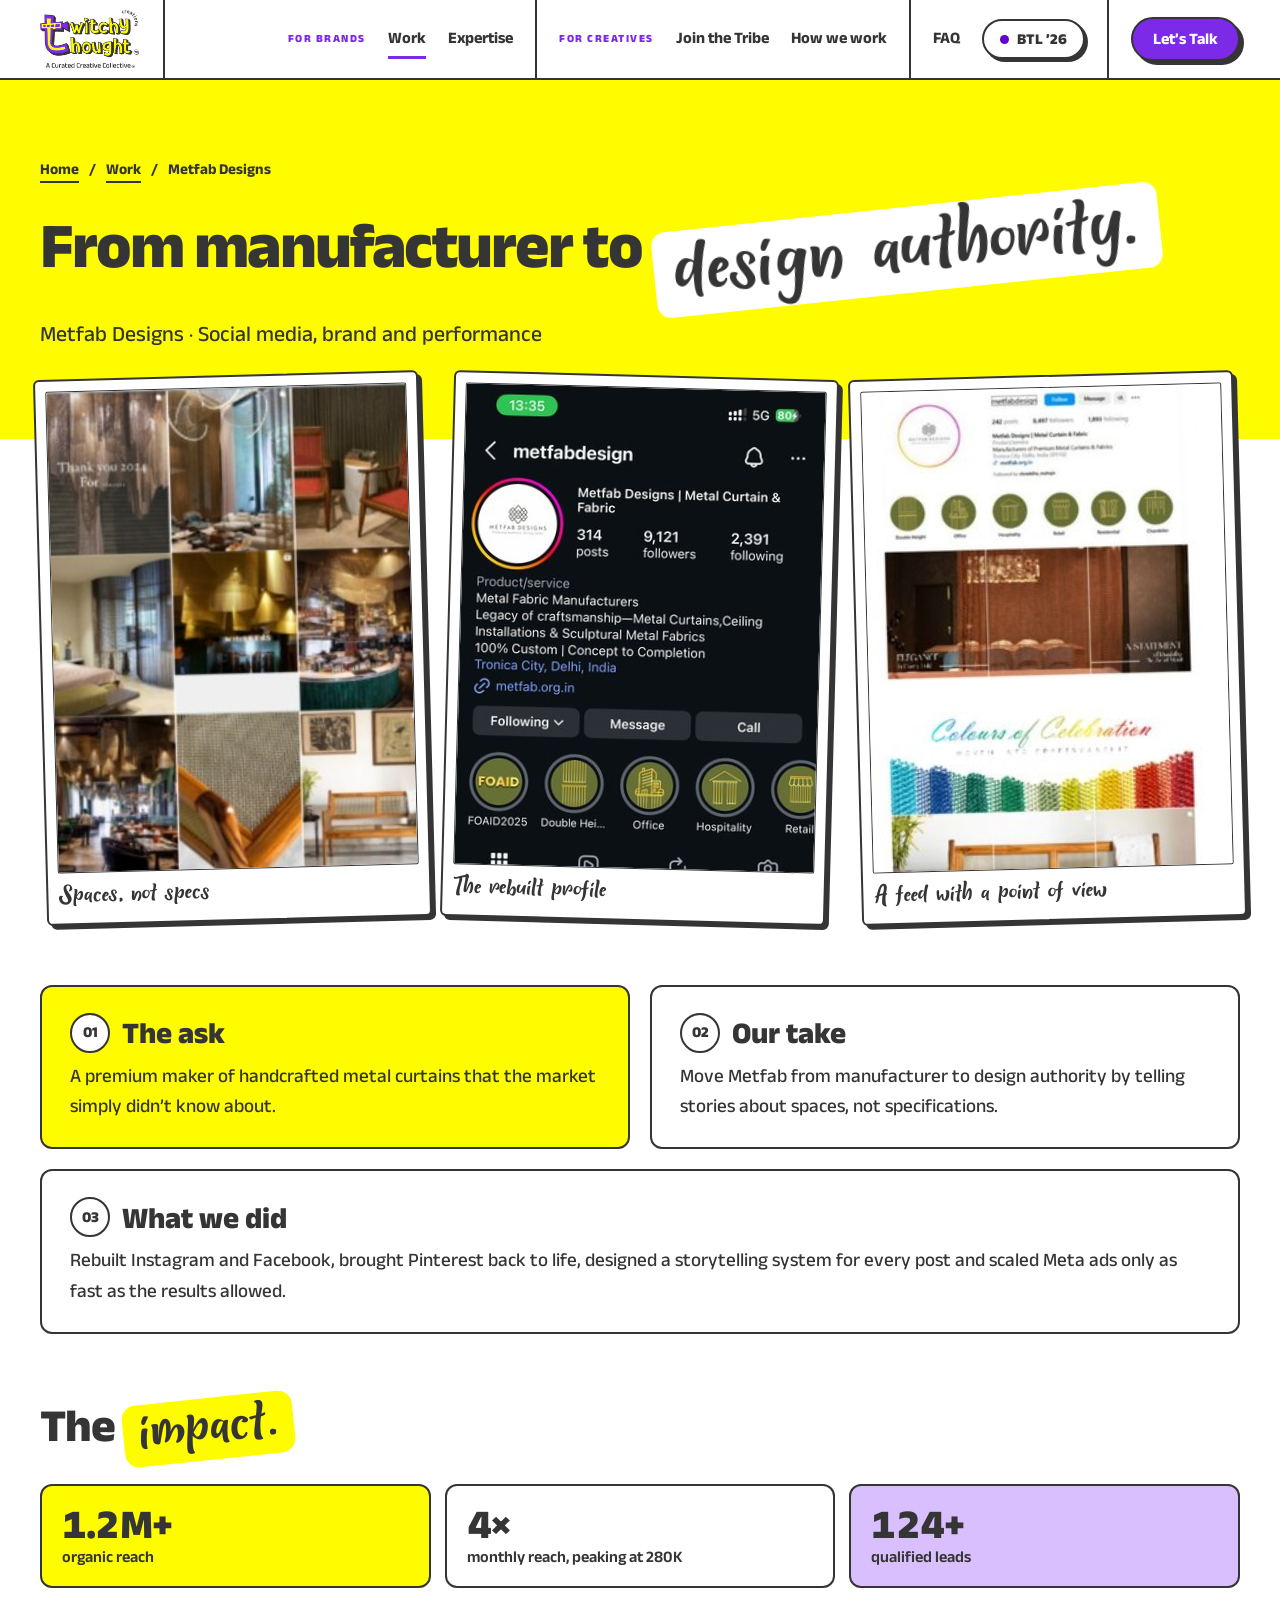
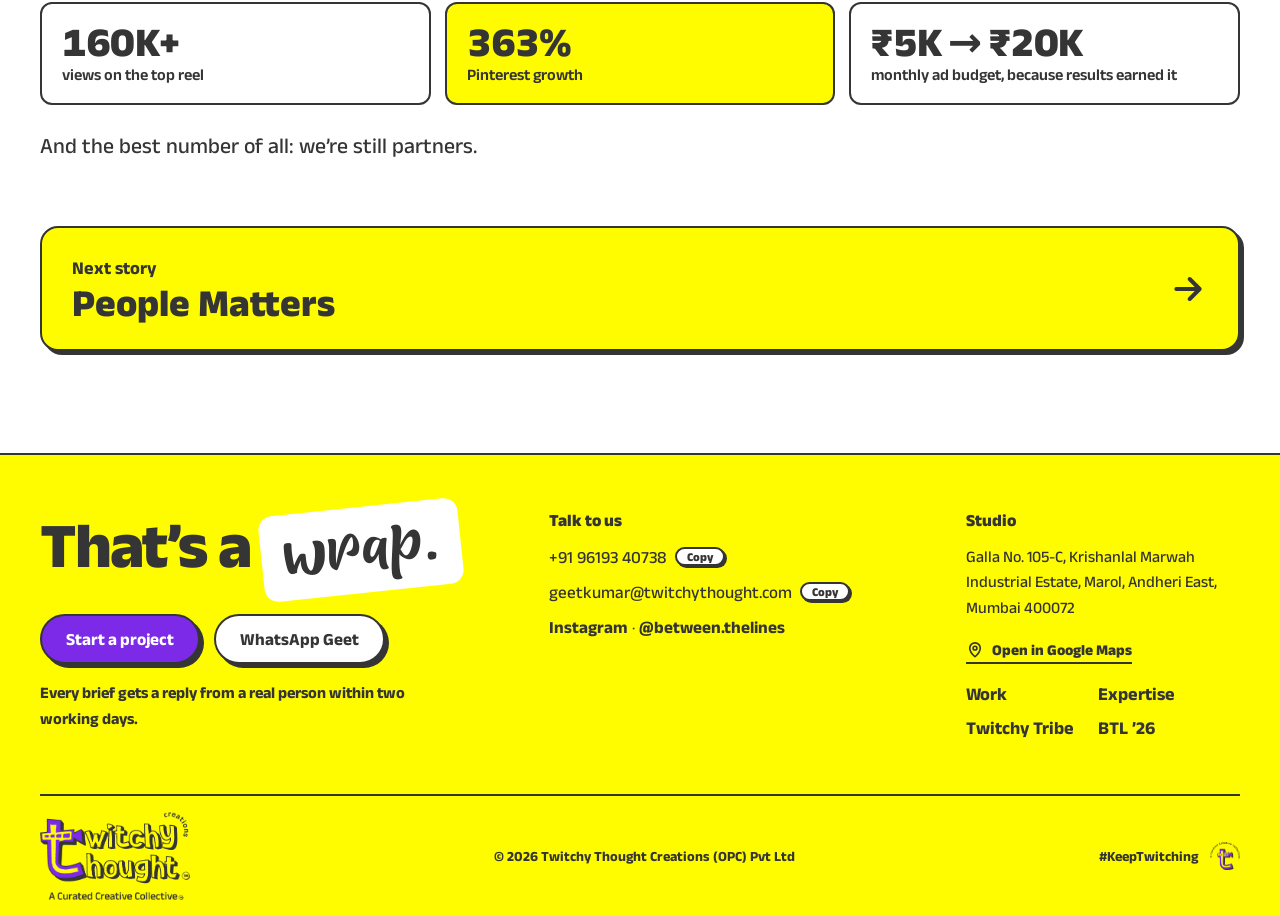
<file: work-metfab.html>
<!doctype html>
<html lang="en">
<head>
<meta charset="utf-8">
<meta name="viewport" content="width=device-width,initial-scale=1,viewport-fit=cover">
<title>Metfab Designs · Work · Twitchy Thought Creations</title>
<meta name="description" content="How storytelling about spaces, not specs, took Metfab Designs to 1.2M+ organic reach and 124+ qualified leads.">
<meta name="claude:viewport-fit-sides" content="cover">
<meta property="og:title" content="Metfab Designs · Work · Twitchy Thought Creations">
<meta property="og:description" content="How storytelling about spaces, not specs, took Metfab Designs to 1.2M+ organic reach and 124+ qualified leads.">
<meta property="og:image" content="assets/team.jpg">
<link rel="icon" href="assets/submark.png">
<link rel="preconnect" href="https://fonts.googleapis.com"><link rel="preconnect" href="https://fonts.gstatic.com" crossorigin>
<link rel="stylesheet" href="https://fonts.googleapis.com/css2?family=Anek+Latin:wdth,wght@75..125,100..800&display=swap">
<link rel="stylesheet" href="assets/styles.css">
<script>(function(){var q=/[?&]motion=(on|off)/.exec(location.search),v=null;try{if(q)localStorage.setItem('ttc-motion',q[1]);v=localStorage.getItem('ttc-motion');}catch(e){if(q)v=q[1];}
var on=v?v==='on':!matchMedia('(prefers-reduced-motion: reduce)').matches;if(on)document.documentElement.classList.add('motion');})();</script>
</head>
<body>
<a class="skip" href="#main">Skip to content</a>
<header class="top">
<div class="wrap">
<a class="brand" href="index.html" aria-label="Twitchy Thought Creations, home"><img src="assets/logo-tagline.png" alt="Twitchy Thought Creations, A Curated Creative Collective" width="391" height="228"></a>
<nav class="nav" aria-label="Main">
<div class="cell"><span class="lbl">For brands</span><a class="link" href="work.html" aria-current="page">Work</a><a class="link" href="expertise.html">Expertise</a></div>
<div class="cell"><span class="lbl">For creatives</span><a class="link" href="twitchy-tribe.html">Join the Tribe</a><a class="link" href="index.html#how">How we work</a></div>
<div class="cell"><a class="link" href="index.html#faq">FAQ</a><a class="btl-pill" href="between-the-lines.html"><i aria-hidden="true"></i>BTL ’26</a></div>
<div class="cell"><a class="btn" href="contact.html">Let’s Talk</a></div>
</nav>
<details class="menu">
<summary>Menu <svg width="18" height="18" viewBox="0 0 24 24" fill="none" stroke="currentColor" stroke-width="2.4" stroke-linecap="round" aria-hidden="true"><path d="M4 7h16M4 12h16M4 17h10"/></svg></summary>
<div class="menu-panel">
<a href="index.html">Home</a>
<span>For brands</span><a href="work.html" aria-current="page">Work</a><a href="expertise.html">Expertise</a>
<span>For creatives</span><a href="twitchy-tribe.html">Join the Tribe</a><a href="index.html#how">How we work</a>
<span>The community</span><a href="between-the-lines.html">Between The Lines ’26</a><a href="index.html#faq">FAQ</a><a href="contact.html">Let’s Talk</a>
</div>
</details>
</div>
</header>
<main id="main">
<section class="page-hero">
<div class="wrap in solo">
<div class="stack-lg">
<p class="crumbs rise"><a href="index.html">Home</a><span aria-hidden="true">/</span><a href="work.html">Work</a><span aria-hidden="true">/</span><span>Metfab Designs</span></p>
<h1 class="rise d1">From manufacturer to <span class="card card--white" data-tilt>design authority.</span></h1>
<p class="lead rise d2">Metfab Designs · Social media, brand and performance</p>
</div>
</div>
</section>
<section class="sec" style="padding-top:0">
<div class="wrap stack-lg" style="gap:clamp(40px,5vw,64px)">
<div class="case-hero"><div class="gallery tall">
<figure class="rv"><img src="assets/metfab-spaces.jpg" alt="Metfab metal curtains in finished interiors" width="300" height="397" loading="lazy"><figcaption>Spaces, not specs</figcaption></figure>
<figure class="rv"><img src="assets/metfab-instagram.jpg" alt="Metfab Designs Instagram profile after the rebuild" width="351" height="760" loading="lazy"><figcaption>The rebuilt profile</figcaption></figure>
<figure class="rv"><img src="assets/metfab-feed.jpg" alt="Metfab feed with design-led posts" width="277" height="450" loading="lazy"><figcaption>A feed with a point of view</figcaption></figure>
</div></div>
<div class="flow">
<div class="box box--y rv"><h2><span class="n">01</span>The ask</h2><p>A premium maker of handcrafted metal curtains that the market simply didn’t know about.</p></div>
<div class="box rv"><h2><span class="n">02</span>Our take</h2><p>Move Metfab from manufacturer to design authority by telling stories about spaces, not specifications.</p></div>
<div class="box rv wide"><h2><span class="n">03</span>What we did</h2><p>Rebuilt Instagram and Facebook, brought Pinterest back to life, designed a storytelling system for every post and scaled Meta ads only as fast as the results allowed.</p></div>
</div>
<div class="stack-lg">
<h2 class="head" style="font-size:clamp(32px,3.6vw,48px)">The <span class="card card--yellow">impact.</span></h2>
<div class="stats s3">
<div class="stat rv"><b>1.2M+</b><span>organic reach</span></div>
<div class="stat rv"><b>4×</b><span>monthly reach, peaking at 280K</span></div>
<div class="stat rv"><b>124+</b><span>qualified leads</span></div>
<div class="stat rv"><b>160K+</b><span>views on the top reel</span></div>
<div class="stat rv"><b>363%</b><span>Pinterest growth</span></div>
<div class="stat rv"><b>₹5K → ₹20K</b><span>monthly ad budget, because results earned it</span></div>
</div>
<p class="lead">And the best number of all: we’re still partners.</p>
</div>
<a class="next-case" href="work-people-matters.html"><div><span>Next story</span><b>People Matters</b></div><svg viewBox="0 0 24 24" fill="none" stroke="currentColor" stroke-width="2.4" stroke-linecap="round" stroke-linejoin="round" aria-hidden="true"><path d="M5 12h14M13 6l6 6-6 6"/></svg></a>
</div>
</section>
</main>
<footer class="foot">
<div class="wrap">
<div class="foot-grid">
<div>
<p class="wrapline">That’s a <span class="card card--white">wrap.</span></p>
<div class="ctas"><a class="btn" href="contact.html">Start a project</a><a class="btn btn--white" href="https://wa.me/919619340738" target="_blank" rel="noopener">WhatsApp Geet</a></div>
<p class="promise">Every brief gets a reply from a real person within two working days.</p>
</div>
<div>
<p class="fh">Talk to us</p>
<ul class="contact">
<li><span>+91 96193 40738</span><button class="cpy" type="button" data-copy="+91 96193 40738">Copy</button></li>
<li><span>geetkumar@twitchythought.com</span><button class="cpy" type="button" data-copy="geetkumar@twitchythought.com">Copy</button></li>
<li><a href="https://www.instagram.com/twitchythoughtcreations/" target="_blank" rel="noopener">Instagram</a> · <a href="https://instagram.com/between.thelines" target="_blank" rel="noopener">@between.thelines</a></li>
</ul>
</div>
<div>
<p class="fh">Studio</p>
<address>Galla No. 105-C, Krishanlal Marwah Industrial Estate, Marol, Andheri East, Mumbai 400072</address>
<a class="maplink" href="https://www.google.com/maps/search/?api=1&amp;query=Krishanlal+Marwah+Industrial+Estate%2C+Marol%2C+Andheri+East%2C+Mumbai+400072" target="_blank" rel="noopener"><svg viewBox="0 0 24 24" fill="none" stroke="currentColor" stroke-width="2.2" stroke-linecap="round" stroke-linejoin="round" aria-hidden="true"><path d="M12 21s-7-6.2-7-11.5A7 7 0 0 1 19 9.5C19 14.8 12 21 12 21z"/><circle cx="12" cy="9.5" r="2.5"/></svg>Open in Google Maps</a>
<ul class="foot-links"><li><a href="work.html">Work</a></li><li><a href="expertise.html">Expertise</a></li><li><a href="twitchy-tribe.html">Twitchy Tribe</a></li><li><a href="between-the-lines.html">BTL ’26</a></li></ul>
</div>
</div>
<div class="foot-bar">
<img class="logo" src="assets/logo-tagline.png" alt="Twitchy Thought Creations, A Curated Creative Collective" width="391" height="228" loading="lazy">
<span>© 2026 Twitchy Thought Creations (OPC) Pvt Ltd</span>
<button class="motion-toggle" type="button" hidden>Play animations</button>
<span class="end">#KeepTwitching<img src="assets/submark.png" alt="" width="120" height="120" loading="lazy"></span>
</div>
</div>
</footer>
<script src="assets/site.js"></script>
</body>
</html>
</file>
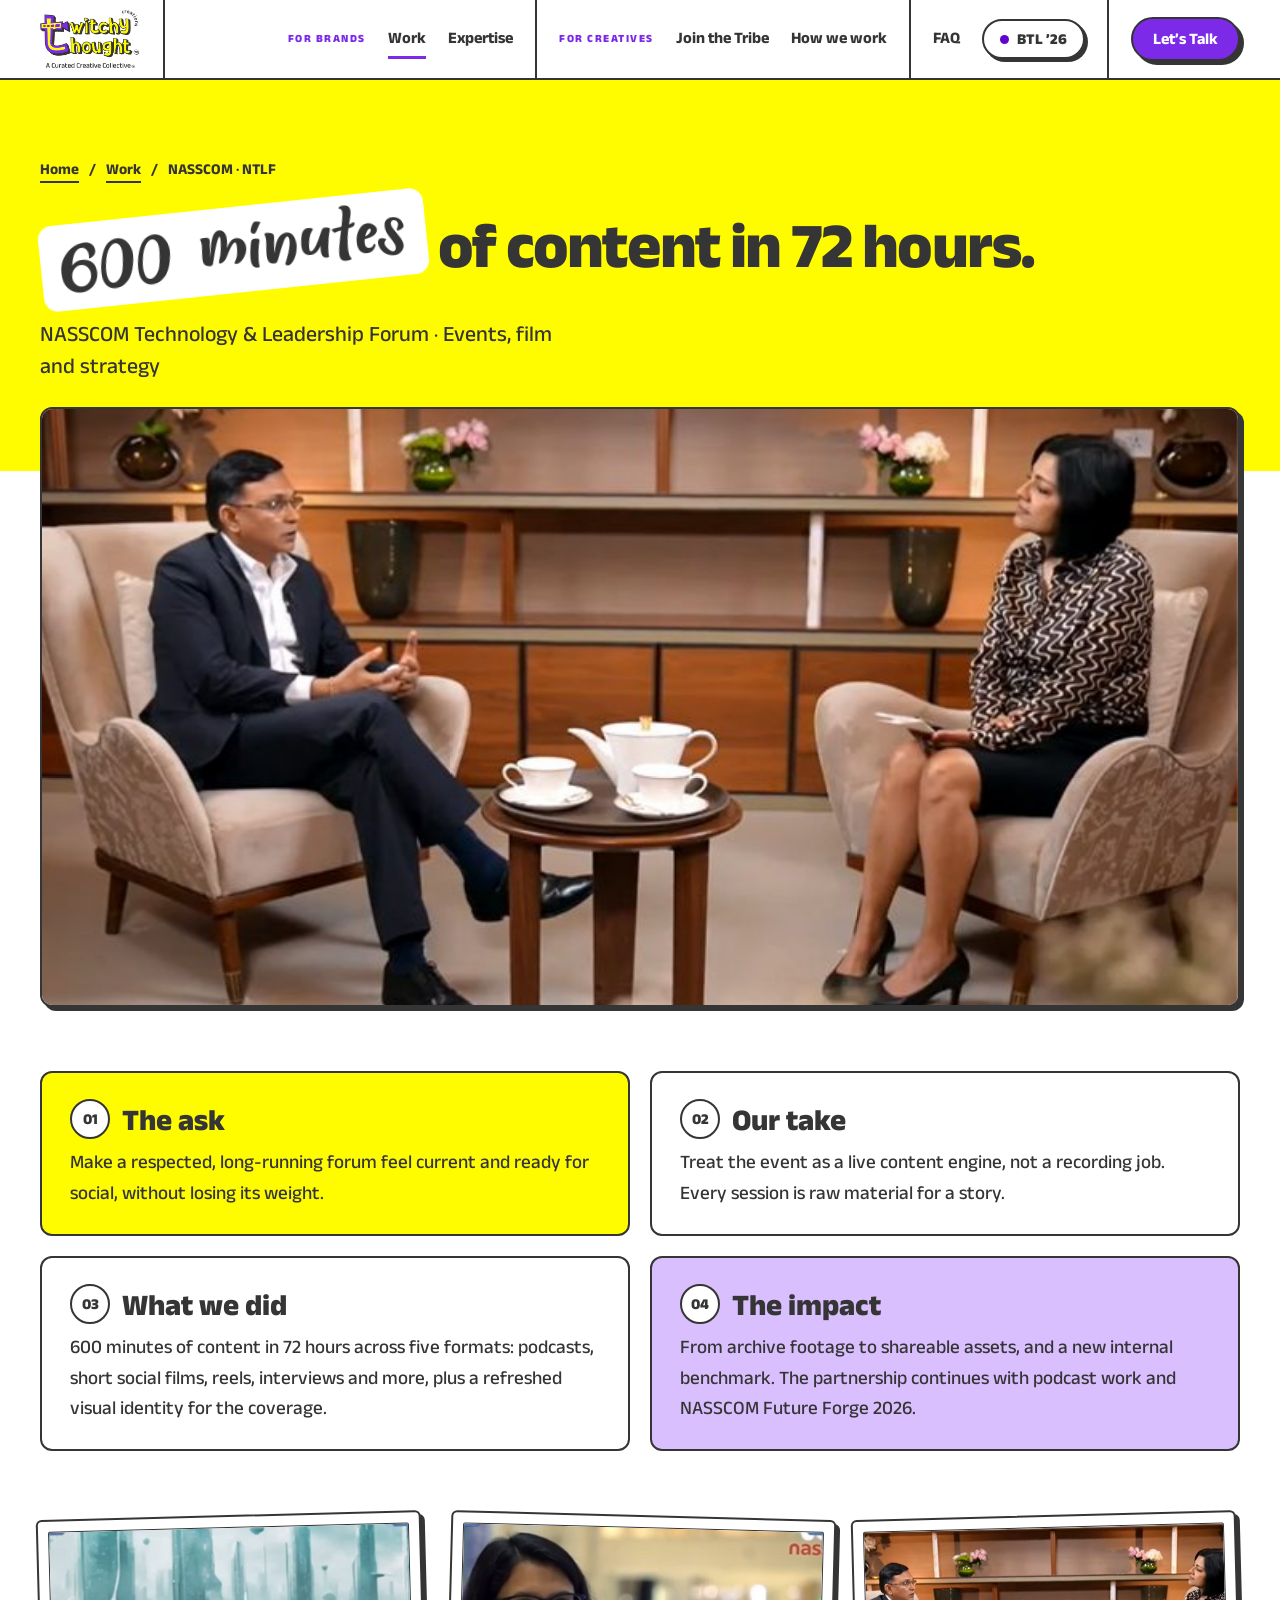
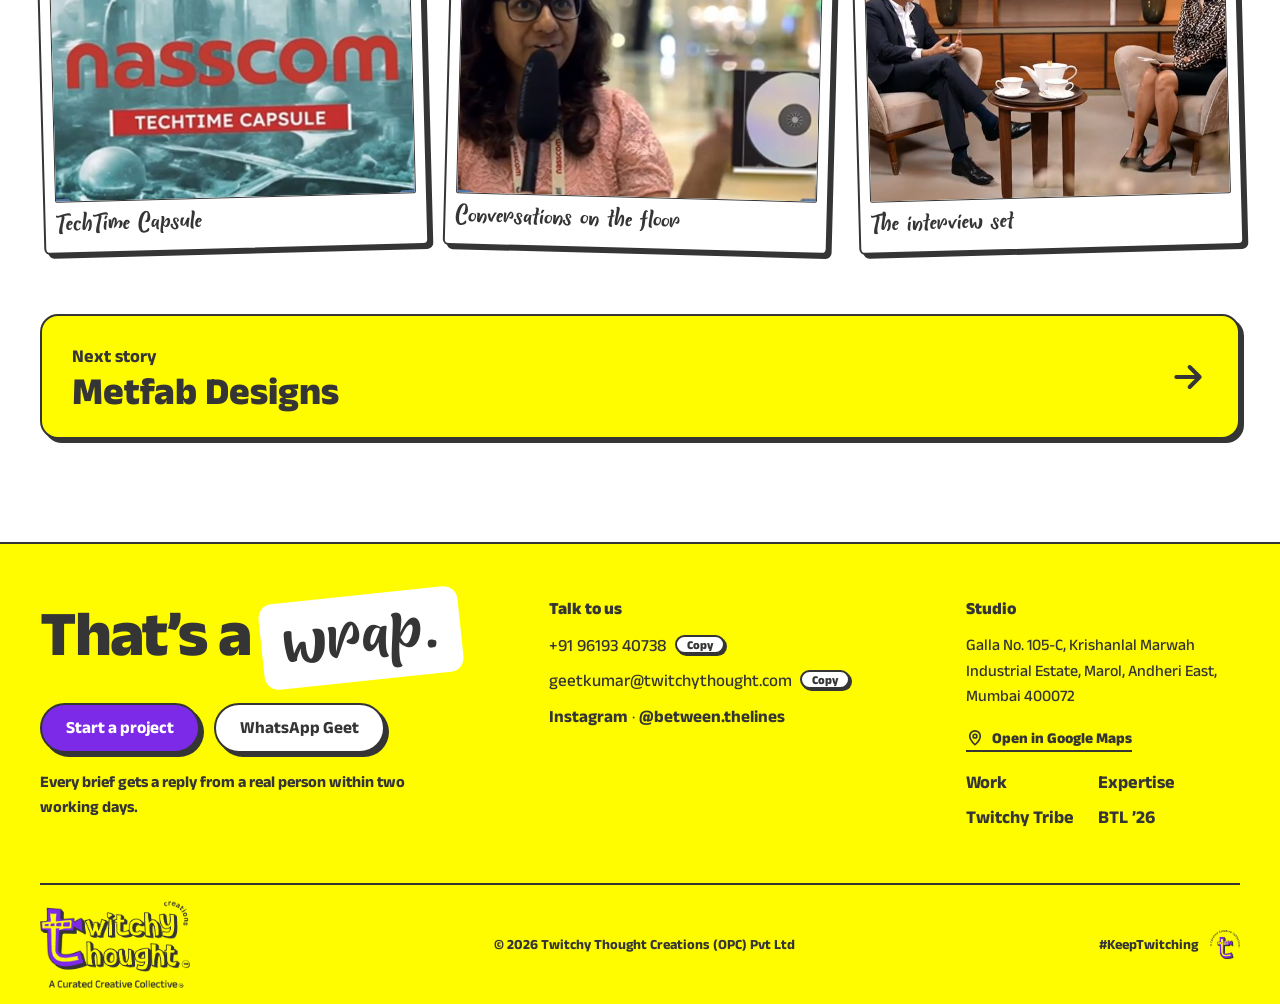
<file: work-nasscom.html>
<!doctype html>
<html lang="en">
<head>
<meta charset="utf-8">
<meta name="viewport" content="width=device-width,initial-scale=1,viewport-fit=cover">
<title>NASSCOM NTLF · Work · Twitchy Thought Creations</title>
<meta name="description" content="How TTC turned NASSCOM’s NTLF into a live content engine: 600 minutes of content in 72 hours, across five formats.">
<meta name="claude:viewport-fit-sides" content="cover">
<meta property="og:title" content="NASSCOM NTLF · Work · Twitchy Thought Creations">
<meta property="og:description" content="How TTC turned NASSCOM’s NTLF into a live content engine: 600 minutes of content in 72 hours, across five formats.">
<meta property="og:image" content="assets/team.jpg">
<link rel="icon" href="assets/submark.png">
<link rel="preconnect" href="https://fonts.googleapis.com"><link rel="preconnect" href="https://fonts.gstatic.com" crossorigin>
<link rel="stylesheet" href="https://fonts.googleapis.com/css2?family=Anek+Latin:wdth,wght@75..125,100..800&display=swap">
<link rel="stylesheet" href="assets/styles.css">
<script>(function(){var q=/[?&]motion=(on|off)/.exec(location.search),v=null;try{if(q)localStorage.setItem('ttc-motion',q[1]);v=localStorage.getItem('ttc-motion');}catch(e){if(q)v=q[1];}
var on=v?v==='on':!matchMedia('(prefers-reduced-motion: reduce)').matches;if(on)document.documentElement.classList.add('motion');})();</script>
</head>
<body>
<a class="skip" href="#main">Skip to content</a>
<header class="top">
<div class="wrap">
<a class="brand" href="index.html" aria-label="Twitchy Thought Creations, home"><img src="assets/logo-tagline.png" alt="Twitchy Thought Creations, A Curated Creative Collective" width="391" height="228"></a>
<nav class="nav" aria-label="Main">
<div class="cell"><span class="lbl">For brands</span><a class="link" href="work.html" aria-current="page">Work</a><a class="link" href="expertise.html">Expertise</a></div>
<div class="cell"><span class="lbl">For creatives</span><a class="link" href="twitchy-tribe.html">Join the Tribe</a><a class="link" href="index.html#how">How we work</a></div>
<div class="cell"><a class="link" href="index.html#faq">FAQ</a><a class="btl-pill" href="between-the-lines.html"><i aria-hidden="true"></i>BTL ’26</a></div>
<div class="cell"><a class="btn" href="contact.html">Let’s Talk</a></div>
</nav>
<details class="menu">
<summary>Menu <svg width="18" height="18" viewBox="0 0 24 24" fill="none" stroke="currentColor" stroke-width="2.4" stroke-linecap="round" aria-hidden="true"><path d="M4 7h16M4 12h16M4 17h10"/></svg></summary>
<div class="menu-panel">
<a href="index.html">Home</a>
<span>For brands</span><a href="work.html" aria-current="page">Work</a><a href="expertise.html">Expertise</a>
<span>For creatives</span><a href="twitchy-tribe.html">Join the Tribe</a><a href="index.html#how">How we work</a>
<span>The community</span><a href="between-the-lines.html">Between The Lines ’26</a><a href="index.html#faq">FAQ</a><a href="contact.html">Let’s Talk</a>
</div>
</details>
</div>
</header>
<main id="main">
<section class="page-hero">
<div class="wrap in solo">
<div class="stack-lg">
<p class="crumbs rise"><a href="index.html">Home</a><span aria-hidden="true">/</span><a href="work.html">Work</a><span aria-hidden="true">/</span><span>NASSCOM · NTLF</span></p>
<h1 class="rise d1"><span class="card card--white" data-tilt>600 minutes</span> of content in 72 hours.</h1>
<p class="lead rise d2">NASSCOM Technology &amp; Leadership Forum · Events, film and strategy</p>
</div>
</div>
</section>
<section class="sec" style="padding-top:0">
<div class="wrap stack-lg" style="gap:clamp(40px,5vw,64px)">
<div class="case-hero"><div class="frame"><img data-par="0.05" src="assets/nasscom-interview-set.jpg" alt="The two-seat interview set TTC built for NTLF" width="875" height="439"></div></div>
<div class="flow">
<div class="box box--y rv"><h2><span class="n">01</span>The ask</h2><p>Make a respected, long-running forum feel current and ready for social, without losing its weight.</p></div>
<div class="box rv"><h2><span class="n">02</span>Our take</h2><p>Treat the event as a live content engine, not a recording job. Every session is raw material for a story.</p></div>
<div class="box rv"><h2><span class="n">03</span>What we did</h2><p>600 minutes of content in 72 hours across five formats: podcasts, short social films, reels, interviews and more, plus a refreshed visual identity for the coverage.</p></div>
<div class="box box--m rv"><h2><span class="n">04</span>The impact</h2><p>From archive footage to shareable assets, and a new internal benchmark. The partnership continues with podcast work and NASSCOM Future Forge 2026.</p></div>
</div>
<div class="gallery">
<figure class="rv"><img src="assets/nasscom-techtime.jpg" alt="TechTime Capsule title frame" width="520" height="385" loading="lazy"><figcaption>TechTime Capsule</figcaption></figure>
<figure class="rv"><img src="assets/nasscom-host.jpg" alt="A host interviewing a guest at the forum" width="520" height="385" loading="lazy"><figcaption>Conversations on the floor</figcaption></figure>
<figure class="rv"><img src="assets/nasscom-interview-set.jpg" alt="The two-seat interview set" width="875" height="439" loading="lazy"><figcaption>The interview set</figcaption></figure>
</div>
<a class="next-case" href="work-metfab.html"><div><span>Next story</span><b>Metfab Designs</b></div><svg viewBox="0 0 24 24" fill="none" stroke="currentColor" stroke-width="2.4" stroke-linecap="round" stroke-linejoin="round" aria-hidden="true"><path d="M5 12h14M13 6l6 6-6 6"/></svg></a>
</div>
</section>
</main>
<footer class="foot">
<div class="wrap">
<div class="foot-grid">
<div>
<p class="wrapline">That’s a <span class="card card--white">wrap.</span></p>
<div class="ctas"><a class="btn" href="contact.html">Start a project</a><a class="btn btn--white" href="https://wa.me/919619340738" target="_blank" rel="noopener">WhatsApp Geet</a></div>
<p class="promise">Every brief gets a reply from a real person within two working days.</p>
</div>
<div>
<p class="fh">Talk to us</p>
<ul class="contact">
<li><span>+91 96193 40738</span><button class="cpy" type="button" data-copy="+91 96193 40738">Copy</button></li>
<li><span>geetkumar@twitchythought.com</span><button class="cpy" type="button" data-copy="geetkumar@twitchythought.com">Copy</button></li>
<li><a href="https://www.instagram.com/twitchythoughtcreations/" target="_blank" rel="noopener">Instagram</a> · <a href="https://instagram.com/between.thelines" target="_blank" rel="noopener">@between.thelines</a></li>
</ul>
</div>
<div>
<p class="fh">Studio</p>
<address>Galla No. 105-C, Krishanlal Marwah Industrial Estate, Marol, Andheri East, Mumbai 400072</address>
<a class="maplink" href="https://www.google.com/maps/search/?api=1&amp;query=Krishanlal+Marwah+Industrial+Estate%2C+Marol%2C+Andheri+East%2C+Mumbai+400072" target="_blank" rel="noopener"><svg viewBox="0 0 24 24" fill="none" stroke="currentColor" stroke-width="2.2" stroke-linecap="round" stroke-linejoin="round" aria-hidden="true"><path d="M12 21s-7-6.2-7-11.5A7 7 0 0 1 19 9.5C19 14.8 12 21 12 21z"/><circle cx="12" cy="9.5" r="2.5"/></svg>Open in Google Maps</a>
<ul class="foot-links"><li><a href="work.html">Work</a></li><li><a href="expertise.html">Expertise</a></li><li><a href="twitchy-tribe.html">Twitchy Tribe</a></li><li><a href="between-the-lines.html">BTL ’26</a></li></ul>
</div>
</div>
<div class="foot-bar">
<img class="logo" src="assets/logo-tagline.png" alt="Twitchy Thought Creations, A Curated Creative Collective" width="391" height="228" loading="lazy">
<span>© 2026 Twitchy Thought Creations (OPC) Pvt Ltd</span>
<button class="motion-toggle" type="button" hidden>Play animations</button>
<span class="end">#KeepTwitching<img src="assets/submark.png" alt="" width="120" height="120" loading="lazy"></span>
</div>
</div>
</footer>
<script src="assets/site.js"></script>
</body>
</html>
</file>
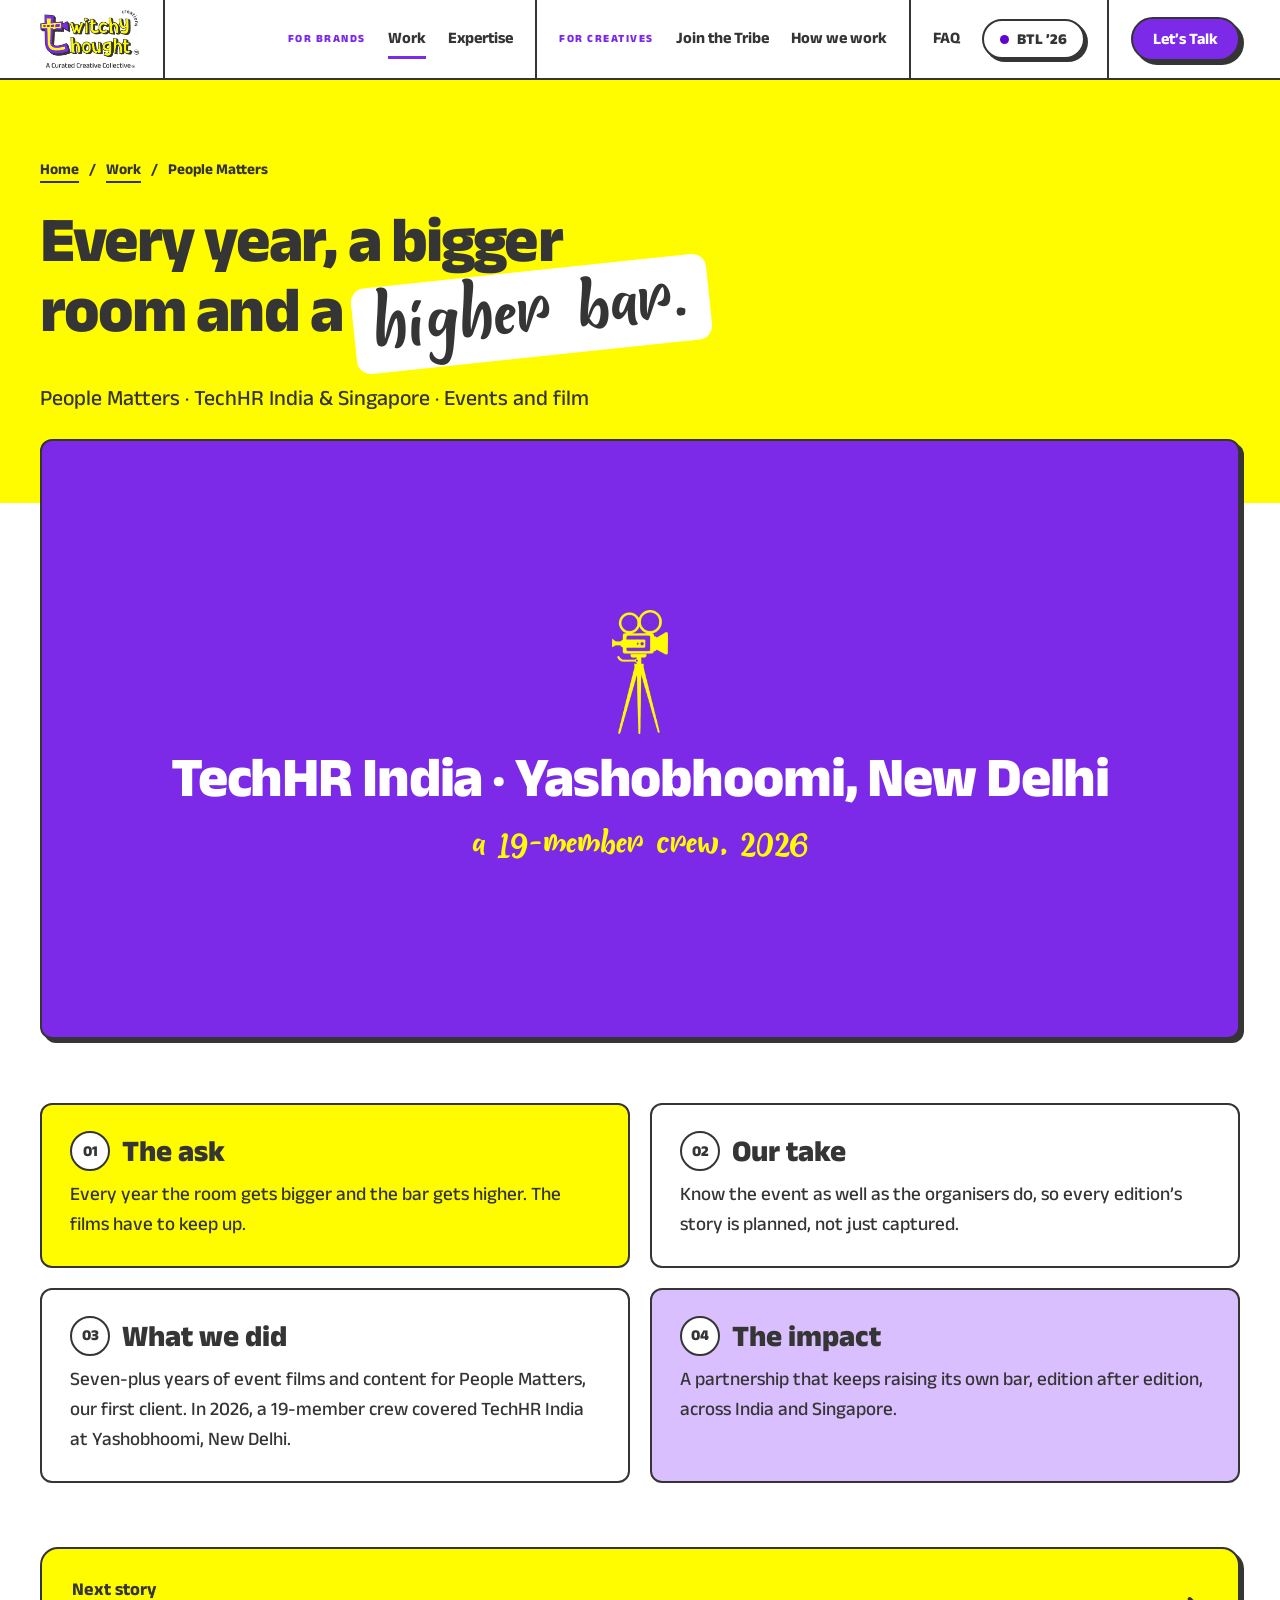
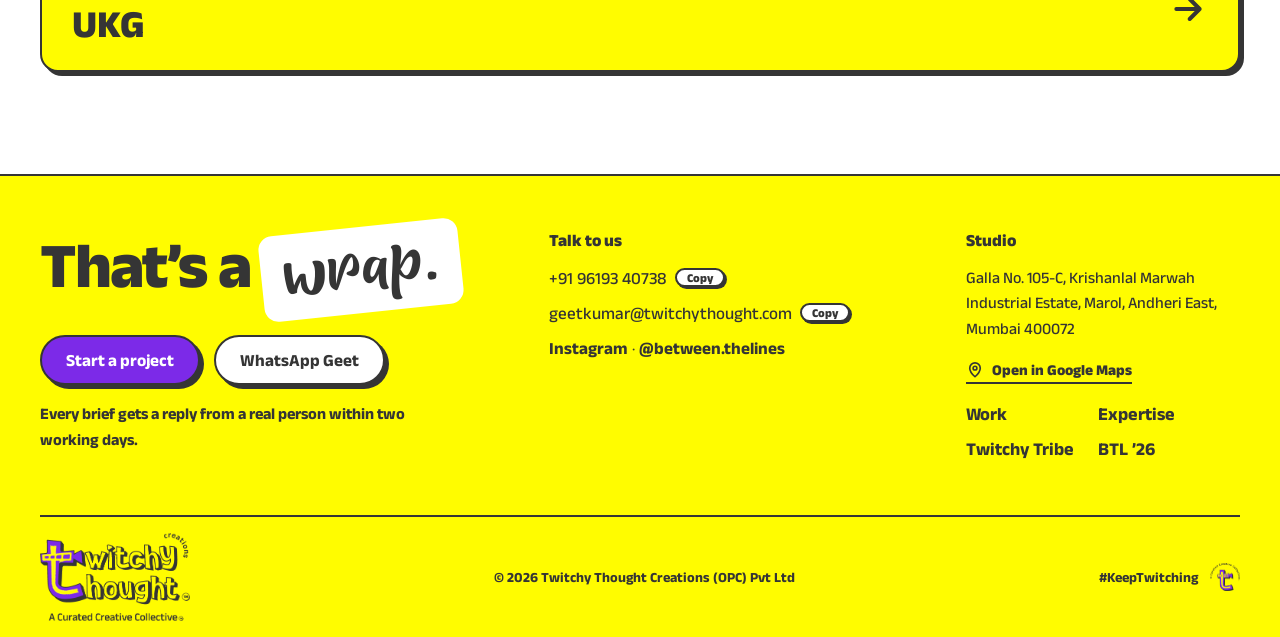
<file: work-people-matters.html>
<!doctype html>
<html lang="en">
<head>
<meta charset="utf-8">
<meta name="viewport" content="width=device-width,initial-scale=1,viewport-fit=cover">
<title>People Matters TechHR · Work · Twitchy Thought Creations</title>
<meta name="description" content="Seven-plus years of event films and content for People Matters TechHR India and Singapore, our very first client.">
<meta name="claude:viewport-fit-sides" content="cover">
<meta property="og:title" content="People Matters TechHR · Work · Twitchy Thought Creations">
<meta property="og:description" content="Seven-plus years of event films and content for People Matters TechHR India and Singapore, our very first client.">
<meta property="og:image" content="assets/team.jpg">
<link rel="icon" href="assets/submark.png">
<link rel="preconnect" href="https://fonts.googleapis.com"><link rel="preconnect" href="https://fonts.gstatic.com" crossorigin>
<link rel="stylesheet" href="https://fonts.googleapis.com/css2?family=Anek+Latin:wdth,wght@75..125,100..800&display=swap">
<link rel="stylesheet" href="assets/styles.css">
<script>(function(){var q=/[?&]motion=(on|off)/.exec(location.search),v=null;try{if(q)localStorage.setItem('ttc-motion',q[1]);v=localStorage.getItem('ttc-motion');}catch(e){if(q)v=q[1];}
var on=v?v==='on':!matchMedia('(prefers-reduced-motion: reduce)').matches;if(on)document.documentElement.classList.add('motion');})();</script>
</head>
<body>
<a class="skip" href="#main">Skip to content</a>
<header class="top">
<div class="wrap">
<a class="brand" href="index.html" aria-label="Twitchy Thought Creations, home"><img src="assets/logo-tagline.png" alt="Twitchy Thought Creations, A Curated Creative Collective" width="391" height="228"></a>
<nav class="nav" aria-label="Main">
<div class="cell"><span class="lbl">For brands</span><a class="link" href="work.html" aria-current="page">Work</a><a class="link" href="expertise.html">Expertise</a></div>
<div class="cell"><span class="lbl">For creatives</span><a class="link" href="twitchy-tribe.html">Join the Tribe</a><a class="link" href="index.html#how">How we work</a></div>
<div class="cell"><a class="link" href="index.html#faq">FAQ</a><a class="btl-pill" href="between-the-lines.html"><i aria-hidden="true"></i>BTL ’26</a></div>
<div class="cell"><a class="btn" href="contact.html">Let’s Talk</a></div>
</nav>
<details class="menu">
<summary>Menu <svg width="18" height="18" viewBox="0 0 24 24" fill="none" stroke="currentColor" stroke-width="2.4" stroke-linecap="round" aria-hidden="true"><path d="M4 7h16M4 12h16M4 17h10"/></svg></summary>
<div class="menu-panel">
<a href="index.html">Home</a>
<span>For brands</span><a href="work.html" aria-current="page">Work</a><a href="expertise.html">Expertise</a>
<span>For creatives</span><a href="twitchy-tribe.html">Join the Tribe</a><a href="index.html#how">How we work</a>
<span>The community</span><a href="between-the-lines.html">Between The Lines ’26</a><a href="index.html#faq">FAQ</a><a href="contact.html">Let’s Talk</a>
</div>
</details>
</div>
</header>
<main id="main">
<section class="page-hero">
<div class="wrap in solo">
<div class="stack-lg">
<p class="crumbs rise"><a href="index.html">Home</a><span aria-hidden="true">/</span><a href="work.html">Work</a><span aria-hidden="true">/</span><span>People Matters</span></p>
<h1 class="rise d1">Every year, a bigger room and a <span class="card card--white" data-tilt>higher bar.</span></h1>
<p class="lead rise d2">People Matters · TechHR India &amp; Singapore · Events and film</p>
</div>
</div>
</section>
<section class="sec" style="padding-top:0">
<div class="wrap stack-lg" style="gap:clamp(40px,5vw,64px)">
<div class="case-hero"><div class="frame type wtype--v" style="background:var(--violet);color:var(--white)"><div class="stack" style="align-items:center"><img src="assets/il/cam-yellow.png" alt="" width="190" height="420" style="width:56px"><b style="font-size:clamp(30px,4.4vw,60px);line-height:1;font-weight:800;letter-spacing:-.02em">TechHR India · Yashobhoomi, New Delhi</b><span class="hob" style="font-size:clamp(22px,2.4vw,32px);color:var(--yellow)">a 19-member crew, 2026</span></div></div></div>
<div class="flow">
<div class="box box--y rv"><h2><span class="n">01</span>The ask</h2><p>Every year the room gets bigger and the bar gets higher. The films have to keep up.</p></div>
<div class="box rv"><h2><span class="n">02</span>Our take</h2><p>Know the event as well as the organisers do, so every edition’s story is planned, not just captured.</p></div>
<div class="box rv"><h2><span class="n">03</span>What we did</h2><p>Seven-plus years of event films and content for People Matters, our first client. In 2026, a 19-member crew covered TechHR India at Yashobhoomi, New Delhi.</p></div>
<div class="box box--m rv"><h2><span class="n">04</span>The impact</h2><p>A partnership that keeps raising its own bar, edition after edition, across India and Singapore.</p></div>
</div>
<a class="next-case" href="work-ukg.html"><div><span>Next story</span><b>UKG</b></div><svg viewBox="0 0 24 24" fill="none" stroke="currentColor" stroke-width="2.4" stroke-linecap="round" stroke-linejoin="round" aria-hidden="true"><path d="M5 12h14M13 6l6 6-6 6"/></svg></a>
</div>
</section>
</main>
<footer class="foot">
<div class="wrap">
<div class="foot-grid">
<div>
<p class="wrapline">That’s a <span class="card card--white">wrap.</span></p>
<div class="ctas"><a class="btn" href="contact.html">Start a project</a><a class="btn btn--white" href="https://wa.me/919619340738" target="_blank" rel="noopener">WhatsApp Geet</a></div>
<p class="promise">Every brief gets a reply from a real person within two working days.</p>
</div>
<div>
<p class="fh">Talk to us</p>
<ul class="contact">
<li><span>+91 96193 40738</span><button class="cpy" type="button" data-copy="+91 96193 40738">Copy</button></li>
<li><span>geetkumar@twitchythought.com</span><button class="cpy" type="button" data-copy="geetkumar@twitchythought.com">Copy</button></li>
<li><a href="https://www.instagram.com/twitchythoughtcreations/" target="_blank" rel="noopener">Instagram</a> · <a href="https://instagram.com/between.thelines" target="_blank" rel="noopener">@between.thelines</a></li>
</ul>
</div>
<div>
<p class="fh">Studio</p>
<address>Galla No. 105-C, Krishanlal Marwah Industrial Estate, Marol, Andheri East, Mumbai 400072</address>
<a class="maplink" href="https://www.google.com/maps/search/?api=1&amp;query=Krishanlal+Marwah+Industrial+Estate%2C+Marol%2C+Andheri+East%2C+Mumbai+400072" target="_blank" rel="noopener"><svg viewBox="0 0 24 24" fill="none" stroke="currentColor" stroke-width="2.2" stroke-linecap="round" stroke-linejoin="round" aria-hidden="true"><path d="M12 21s-7-6.2-7-11.5A7 7 0 0 1 19 9.5C19 14.8 12 21 12 21z"/><circle cx="12" cy="9.5" r="2.5"/></svg>Open in Google Maps</a>
<ul class="foot-links"><li><a href="work.html">Work</a></li><li><a href="expertise.html">Expertise</a></li><li><a href="twitchy-tribe.html">Twitchy Tribe</a></li><li><a href="between-the-lines.html">BTL ’26</a></li></ul>
</div>
</div>
<div class="foot-bar">
<img class="logo" src="assets/logo-tagline.png" alt="Twitchy Thought Creations, A Curated Creative Collective" width="391" height="228" loading="lazy">
<span>© 2026 Twitchy Thought Creations (OPC) Pvt Ltd</span>
<button class="motion-toggle" type="button" hidden>Play animations</button>
<span class="end">#KeepTwitching<img src="assets/submark.png" alt="" width="120" height="120" loading="lazy"></span>
</div>
</div>
</footer>
<script src="assets/site.js"></script>
</body>
</html>
</file>
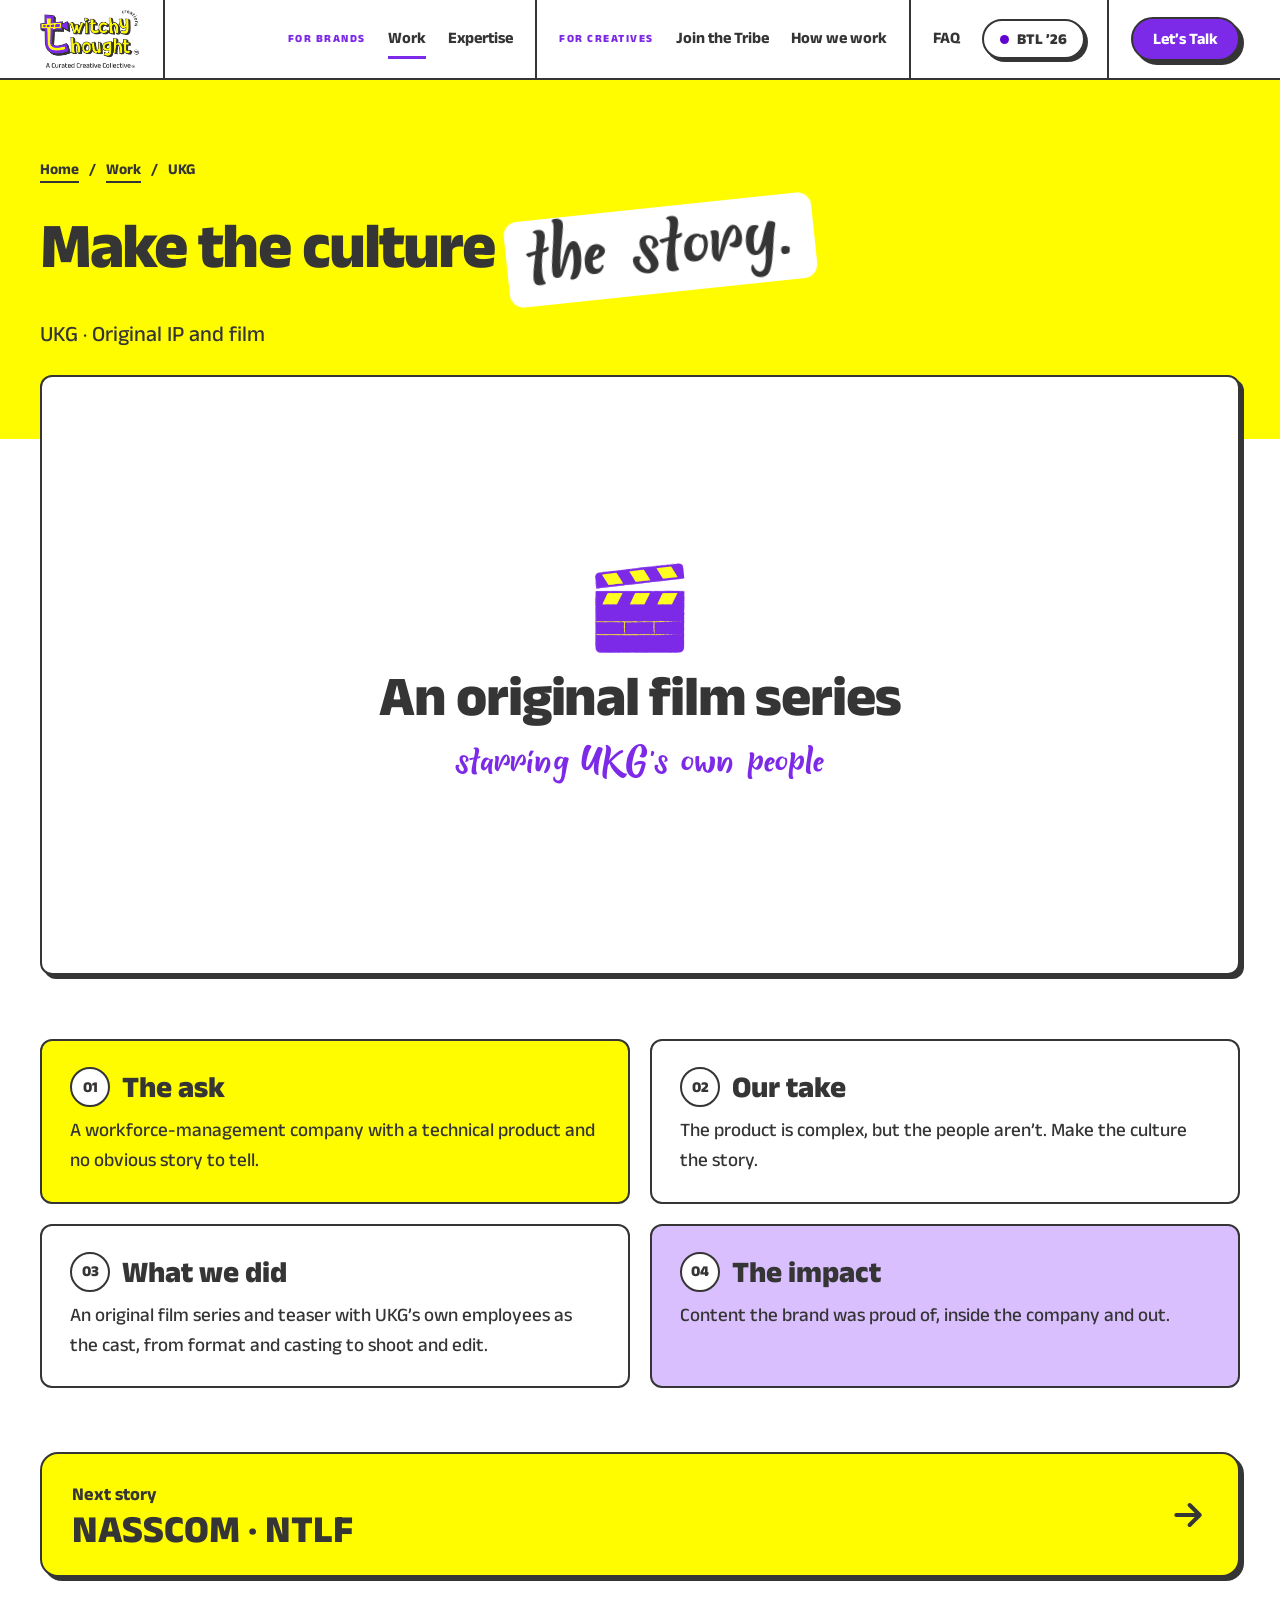
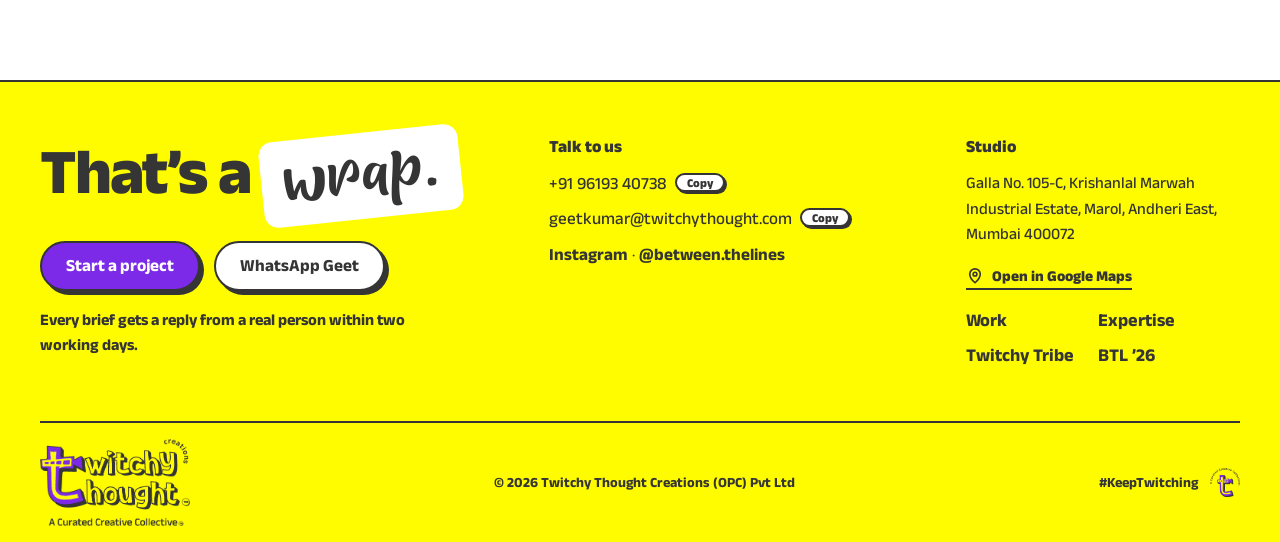
<file: work-ukg.html>
<!doctype html>
<html lang="en">
<head>
<meta charset="utf-8">
<meta name="viewport" content="width=device-width,initial-scale=1,viewport-fit=cover">
<title>UKG · Work · Twitchy Thought Creations</title>
<meta name="description" content="An original film series and teaser for UKG, starring the company’s own employees.">
<meta name="claude:viewport-fit-sides" content="cover">
<meta property="og:title" content="UKG · Work · Twitchy Thought Creations">
<meta property="og:description" content="An original film series and teaser for UKG, starring the company’s own employees.">
<meta property="og:image" content="assets/team.jpg">
<link rel="icon" href="assets/submark.png">
<link rel="preconnect" href="https://fonts.googleapis.com"><link rel="preconnect" href="https://fonts.gstatic.com" crossorigin>
<link rel="stylesheet" href="https://fonts.googleapis.com/css2?family=Anek+Latin:wdth,wght@75..125,100..800&display=swap">
<link rel="stylesheet" href="assets/styles.css">
<script>(function(){var q=/[?&]motion=(on|off)/.exec(location.search),v=null;try{if(q)localStorage.setItem('ttc-motion',q[1]);v=localStorage.getItem('ttc-motion');}catch(e){if(q)v=q[1];}
var on=v?v==='on':!matchMedia('(prefers-reduced-motion: reduce)').matches;if(on)document.documentElement.classList.add('motion');})();</script>
</head>
<body>
<a class="skip" href="#main">Skip to content</a>
<header class="top">
<div class="wrap">
<a class="brand" href="index.html" aria-label="Twitchy Thought Creations, home"><img src="assets/logo-tagline.png" alt="Twitchy Thought Creations, A Curated Creative Collective" width="391" height="228"></a>
<nav class="nav" aria-label="Main">
<div class="cell"><span class="lbl">For brands</span><a class="link" href="work.html" aria-current="page">Work</a><a class="link" href="expertise.html">Expertise</a></div>
<div class="cell"><span class="lbl">For creatives</span><a class="link" href="twitchy-tribe.html">Join the Tribe</a><a class="link" href="index.html#how">How we work</a></div>
<div class="cell"><a class="link" href="index.html#faq">FAQ</a><a class="btl-pill" href="between-the-lines.html"><i aria-hidden="true"></i>BTL ’26</a></div>
<div class="cell"><a class="btn" href="contact.html">Let’s Talk</a></div>
</nav>
<details class="menu">
<summary>Menu <svg width="18" height="18" viewBox="0 0 24 24" fill="none" stroke="currentColor" stroke-width="2.4" stroke-linecap="round" aria-hidden="true"><path d="M4 7h16M4 12h16M4 17h10"/></svg></summary>
<div class="menu-panel">
<a href="index.html">Home</a>
<span>For brands</span><a href="work.html" aria-current="page">Work</a><a href="expertise.html">Expertise</a>
<span>For creatives</span><a href="twitchy-tribe.html">Join the Tribe</a><a href="index.html#how">How we work</a>
<span>The community</span><a href="between-the-lines.html">Between The Lines ’26</a><a href="index.html#faq">FAQ</a><a href="contact.html">Let’s Talk</a>
</div>
</details>
</div>
</header>
<main id="main">
<section class="page-hero">
<div class="wrap in solo">
<div class="stack-lg">
<p class="crumbs rise"><a href="index.html">Home</a><span aria-hidden="true">/</span><a href="work.html">Work</a><span aria-hidden="true">/</span><span>UKG</span></p>
<h1 class="rise d1">Make the culture <span class="card card--white" data-tilt>the story.</span></h1>
<p class="lead rise d2">UKG · Original IP and film</p>
</div>
</div>
</section>
<section class="sec" style="padding-top:0">
<div class="wrap stack-lg" style="gap:clamp(40px,5vw,64px)">
<div class="case-hero"><div class="frame type" style="background:var(--white)"><div class="stack" style="align-items:center"><img src="assets/il/clap-purple.png" alt="" width="360" height="358" style="width:90px"><b style="font-size:clamp(30px,4.4vw,60px);line-height:1;font-weight:800;letter-spacing:-.02em">An original film series</b><span class="hob" style="font-size:clamp(22px,2.4vw,32px);color:var(--violet)">starring UKG’s own people</span></div></div></div>
<div class="flow">
<div class="box box--y rv"><h2><span class="n">01</span>The ask</h2><p>A workforce-management company with a technical product and no obvious story to tell.</p></div>
<div class="box rv"><h2><span class="n">02</span>Our take</h2><p>The product is complex, but the people aren’t. Make the culture the story.</p></div>
<div class="box rv"><h2><span class="n">03</span>What we did</h2><p>An original film series and teaser with UKG’s own employees as the cast, from format and casting to shoot and edit.</p></div>
<div class="box box--m rv"><h2><span class="n">04</span>The impact</h2><p>Content the brand was proud of, inside the company and out.</p></div>
</div>
<a class="next-case" href="work-nasscom.html"><div><span>Next story</span><b>NASSCOM · NTLF</b></div><svg viewBox="0 0 24 24" fill="none" stroke="currentColor" stroke-width="2.4" stroke-linecap="round" stroke-linejoin="round" aria-hidden="true"><path d="M5 12h14M13 6l6 6-6 6"/></svg></a>
</div>
</section>
</main>
<footer class="foot">
<div class="wrap">
<div class="foot-grid">
<div>
<p class="wrapline">That’s a <span class="card card--white">wrap.</span></p>
<div class="ctas"><a class="btn" href="contact.html">Start a project</a><a class="btn btn--white" href="https://wa.me/919619340738" target="_blank" rel="noopener">WhatsApp Geet</a></div>
<p class="promise">Every brief gets a reply from a real person within two working days.</p>
</div>
<div>
<p class="fh">Talk to us</p>
<ul class="contact">
<li><span>+91 96193 40738</span><button class="cpy" type="button" data-copy="+91 96193 40738">Copy</button></li>
<li><span>geetkumar@twitchythought.com</span><button class="cpy" type="button" data-copy="geetkumar@twitchythought.com">Copy</button></li>
<li><a href="https://www.instagram.com/twitchythoughtcreations/" target="_blank" rel="noopener">Instagram</a> · <a href="https://instagram.com/between.thelines" target="_blank" rel="noopener">@between.thelines</a></li>
</ul>
</div>
<div>
<p class="fh">Studio</p>
<address>Galla No. 105-C, Krishanlal Marwah Industrial Estate, Marol, Andheri East, Mumbai 400072</address>
<a class="maplink" href="https://www.google.com/maps/search/?api=1&amp;query=Krishanlal+Marwah+Industrial+Estate%2C+Marol%2C+Andheri+East%2C+Mumbai+400072" target="_blank" rel="noopener"><svg viewBox="0 0 24 24" fill="none" stroke="currentColor" stroke-width="2.2" stroke-linecap="round" stroke-linejoin="round" aria-hidden="true"><path d="M12 21s-7-6.2-7-11.5A7 7 0 0 1 19 9.5C19 14.8 12 21 12 21z"/><circle cx="12" cy="9.5" r="2.5"/></svg>Open in Google Maps</a>
<ul class="foot-links"><li><a href="work.html">Work</a></li><li><a href="expertise.html">Expertise</a></li><li><a href="twitchy-tribe.html">Twitchy Tribe</a></li><li><a href="between-the-lines.html">BTL ’26</a></li></ul>
</div>
</div>
<div class="foot-bar">
<img class="logo" src="assets/logo-tagline.png" alt="Twitchy Thought Creations, A Curated Creative Collective" width="391" height="228" loading="lazy">
<span>© 2026 Twitchy Thought Creations (OPC) Pvt Ltd</span>
<button class="motion-toggle" type="button" hidden>Play animations</button>
<span class="end">#KeepTwitching<img src="assets/submark.png" alt="" width="120" height="120" loading="lazy"></span>
</div>
</div>
</footer>
<script src="assets/site.js"></script>
</body>
</html>
</file>
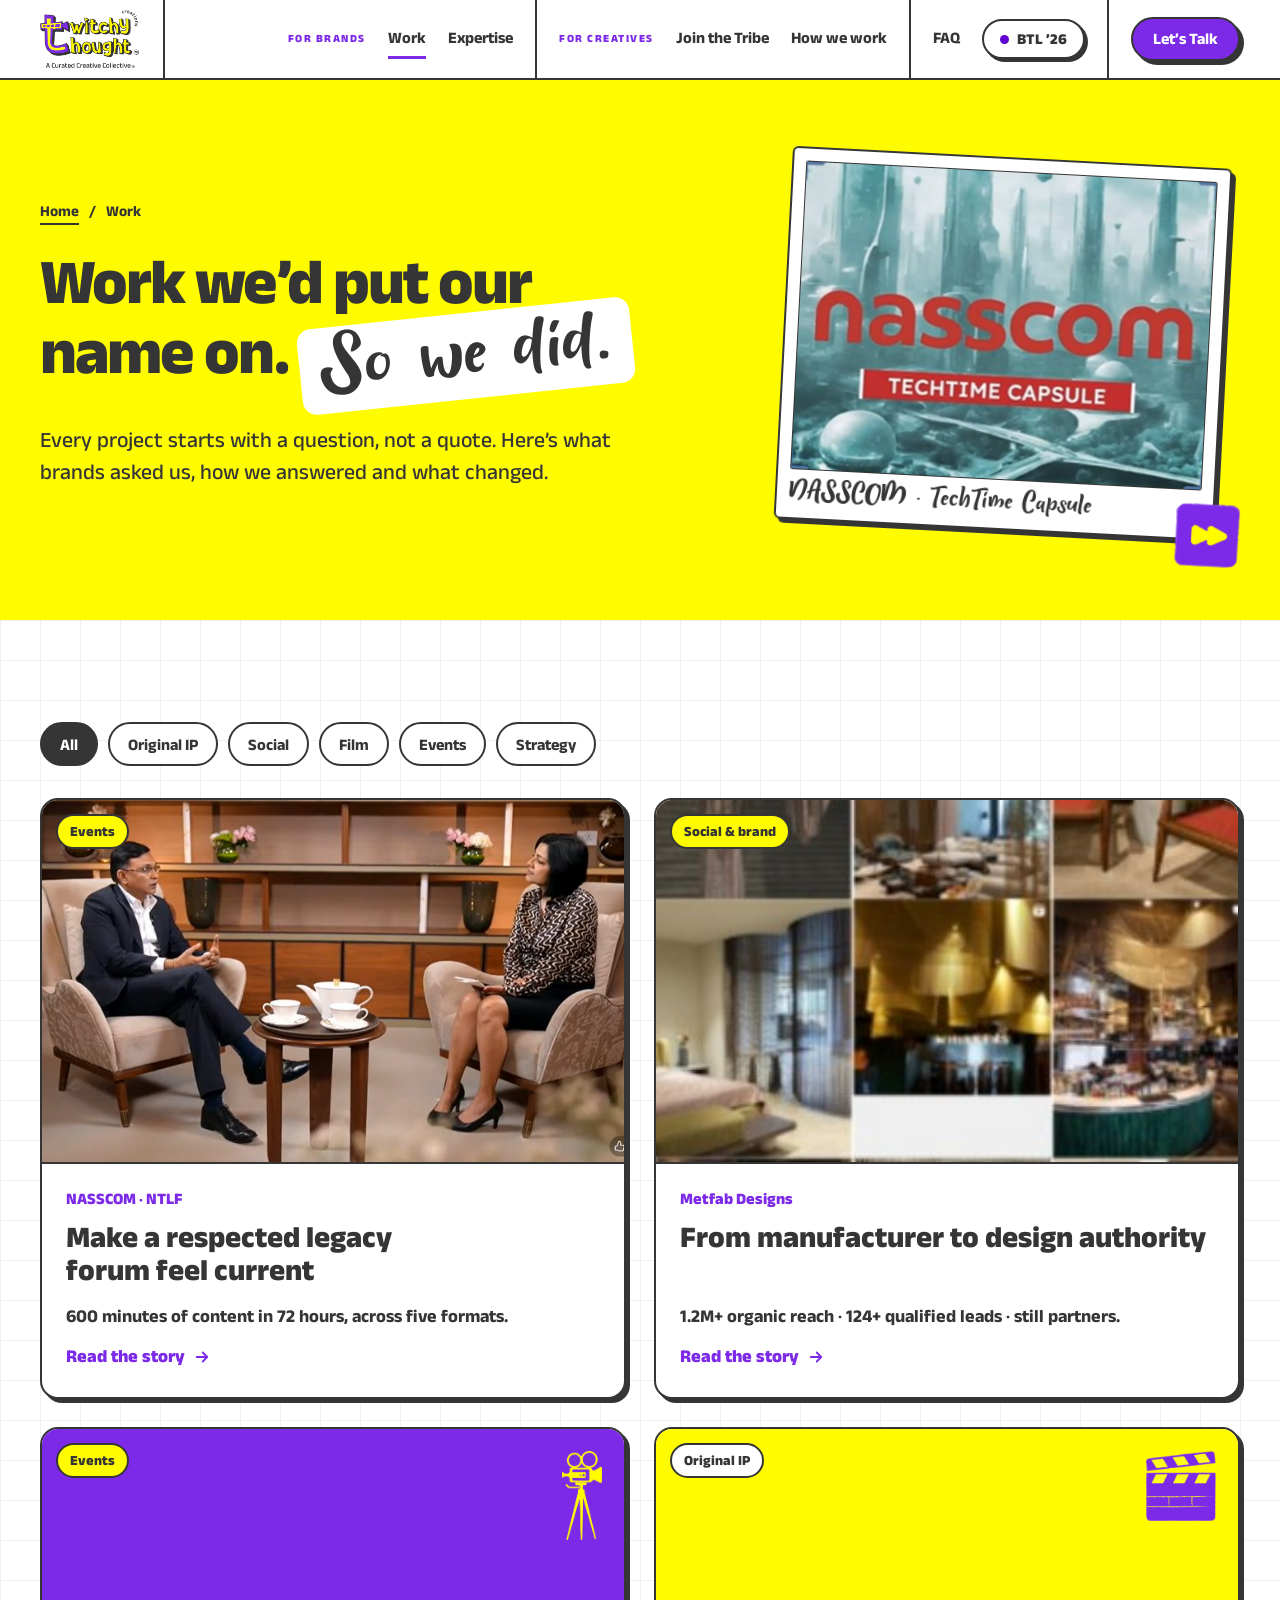
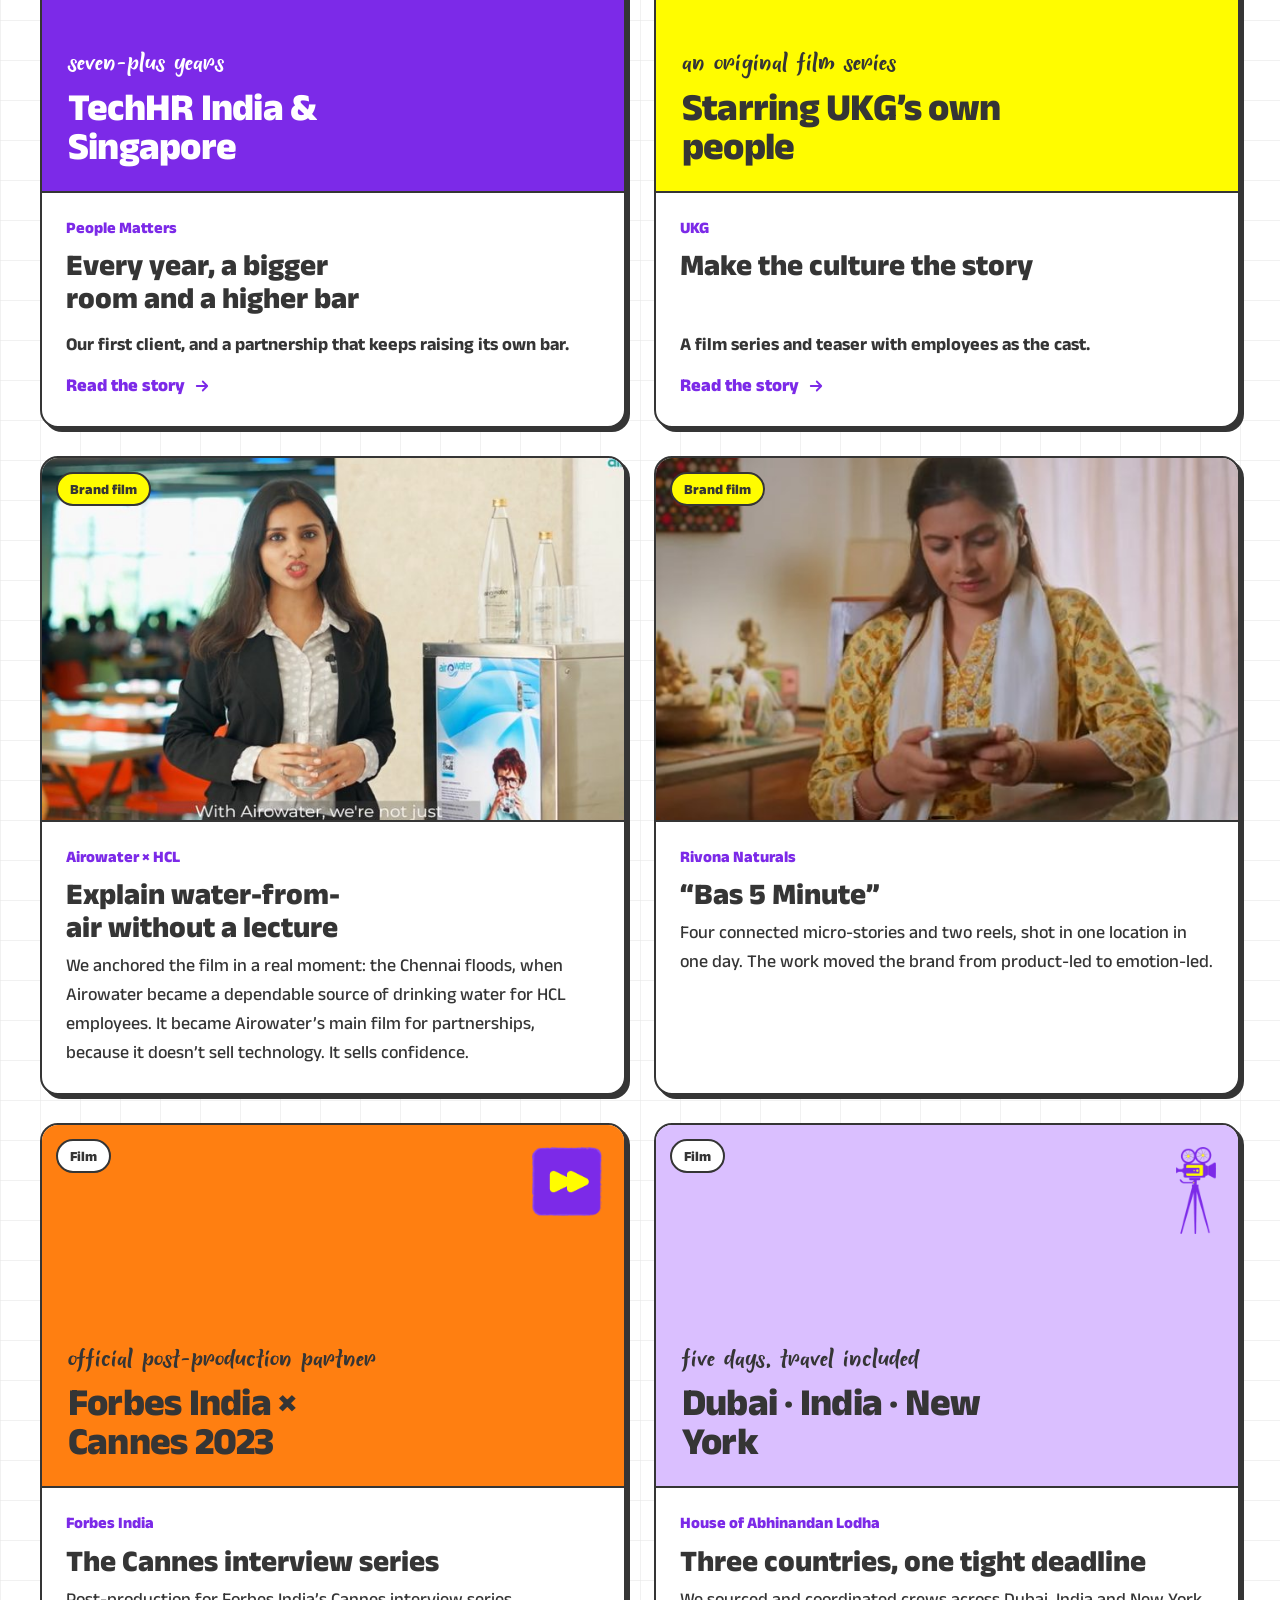
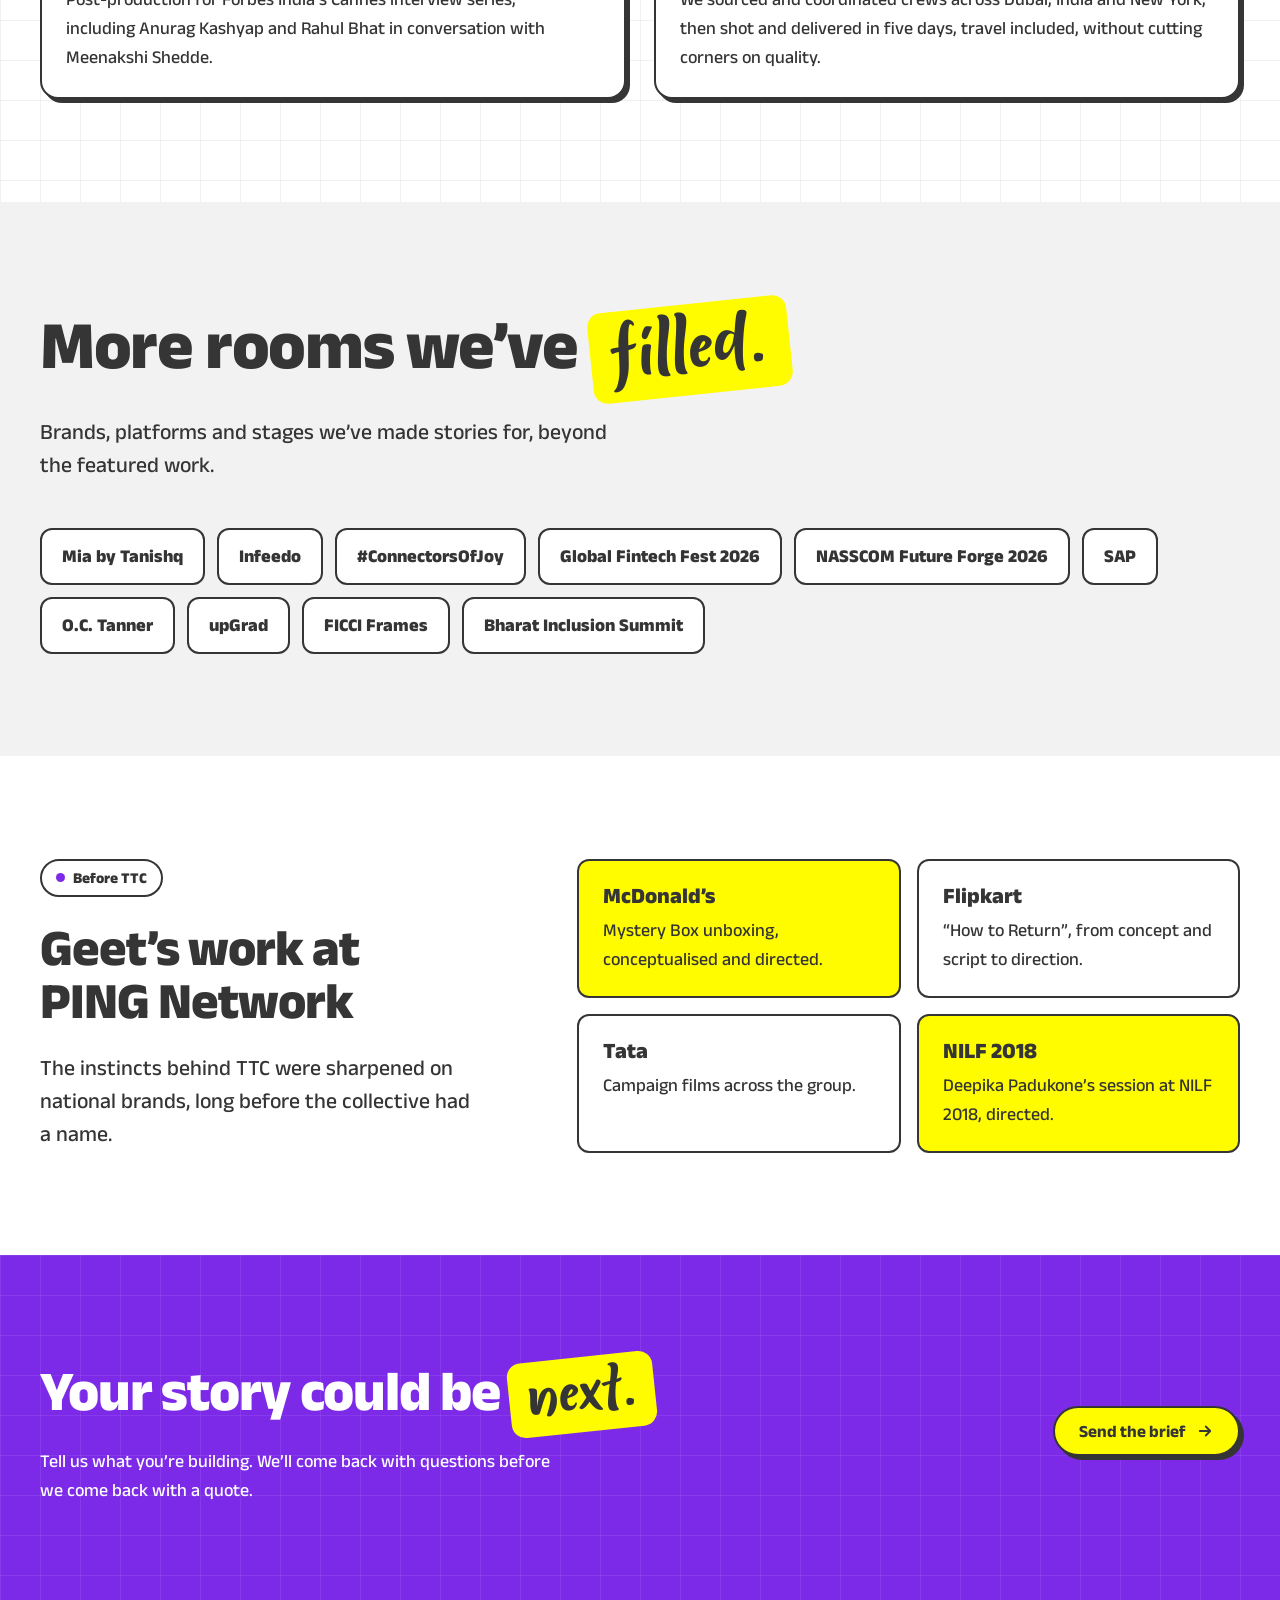
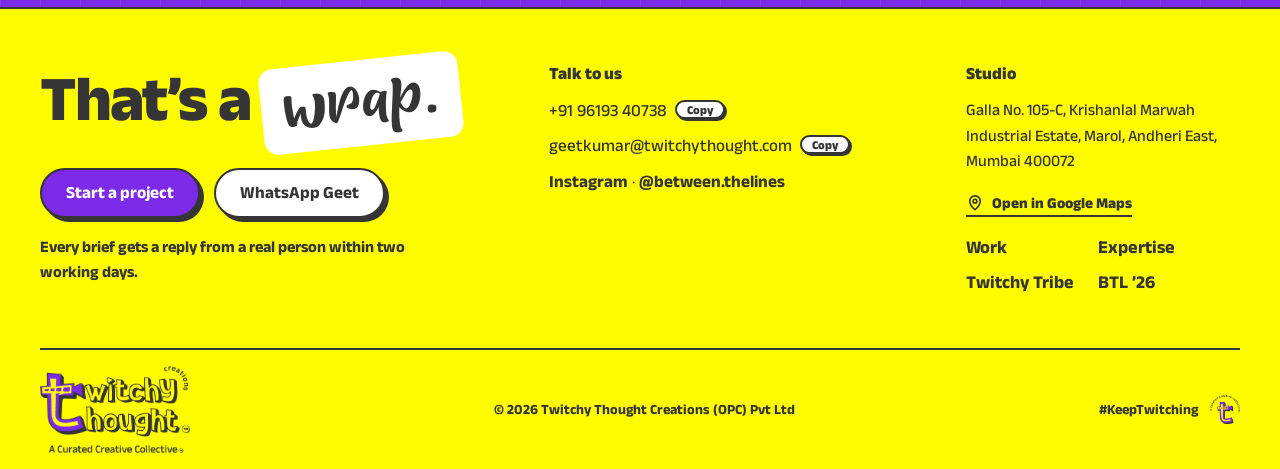
<file: work.html>
<!doctype html>
<html lang="en">
<head>
<meta charset="utf-8">
<meta name="viewport" content="width=device-width,initial-scale=1,viewport-fit=cover">
<title>Work · Twitchy Thought Creations</title>
<meta name="description" content="NASSCOM, Metfab Designs, People Matters, UKG, Forbes India and more: the ask, our take and the impact.">
<meta name="claude:viewport-fit-sides" content="cover">
<meta property="og:title" content="Work · Twitchy Thought Creations">
<meta property="og:description" content="NASSCOM, Metfab Designs, People Matters, UKG, Forbes India and more: the ask, our take and the impact.">
<meta property="og:image" content="assets/team.jpg">
<link rel="icon" href="assets/submark.png">
<link rel="preconnect" href="https://fonts.googleapis.com"><link rel="preconnect" href="https://fonts.gstatic.com" crossorigin>
<link rel="stylesheet" href="https://fonts.googleapis.com/css2?family=Anek+Latin:wdth,wght@75..125,100..800&display=swap">
<link rel="stylesheet" href="assets/styles.css">
<script>(function(){var q=/[?&]motion=(on|off)/.exec(location.search),v=null;try{if(q)localStorage.setItem('ttc-motion',q[1]);v=localStorage.getItem('ttc-motion');}catch(e){if(q)v=q[1];}
var on=v?v==='on':!matchMedia('(prefers-reduced-motion: reduce)').matches;if(on)document.documentElement.classList.add('motion');})();</script>
</head>
<body>
<a class="skip" href="#main">Skip to content</a>
<header class="top">
<div class="wrap">
<a class="brand" href="index.html" aria-label="Twitchy Thought Creations, home"><img src="assets/logo-tagline.png" alt="Twitchy Thought Creations, A Curated Creative Collective" width="391" height="228"></a>
<nav class="nav" aria-label="Main">
<div class="cell"><span class="lbl">For brands</span><a class="link" href="work.html" aria-current="page">Work</a><a class="link" href="expertise.html">Expertise</a></div>
<div class="cell"><span class="lbl">For creatives</span><a class="link" href="twitchy-tribe.html">Join the Tribe</a><a class="link" href="index.html#how">How we work</a></div>
<div class="cell"><a class="link" href="index.html#faq">FAQ</a><a class="btl-pill" href="between-the-lines.html"><i aria-hidden="true"></i>BTL ’26</a></div>
<div class="cell"><a class="btn" href="contact.html">Let’s Talk</a></div>
</nav>
<details class="menu">
<summary>Menu <svg width="18" height="18" viewBox="0 0 24 24" fill="none" stroke="currentColor" stroke-width="2.4" stroke-linecap="round" aria-hidden="true"><path d="M4 7h16M4 12h16M4 17h10"/></svg></summary>
<div class="menu-panel">
<a href="index.html">Home</a>
<span>For brands</span><a href="work.html" aria-current="page">Work</a><a href="expertise.html">Expertise</a>
<span>For creatives</span><a href="twitchy-tribe.html">Join the Tribe</a><a href="index.html#how">How we work</a>
<span>The community</span><a href="between-the-lines.html">Between The Lines ’26</a><a href="index.html#faq">FAQ</a><a href="contact.html">Let’s Talk</a>
</div>
</details>
</div>
</header>
<main id="main">
<section class="page-hero">
<div class="wrap in">
<div class="stack-lg">
<p class="crumbs rise"><a href="index.html">Home</a><span aria-hidden="true">/</span><span>Work</span></p>
<h1 class="rise d1">Work we’d put our name on. <span class="card card--white" data-tilt>So we did.</span></h1>
<p class="lead rise d2">Every project starts with a question, not a quote. Here’s what brands asked us, how we answered and what changed.</p>
</div>
<div class="pin"><figure class="pol-solo"><img src="assets/nasscom-techtime.jpg" alt="NASSCOM TechTime Capsule title frame" width="520" height="385"><figcaption>NASSCOM · TechTime Capsule</figcaption></figure><img class="il float" src="assets/il/fwd-purple.png" alt="" width="360" height="358"></div>
</div>
</section>

<section class="sec sec-grid">
<div class="wrap">
<div class="filters" role="group" aria-label="Filter work by category">
<button class="filter" type="button" data-filter="all" aria-pressed="true">All</button>
<button class="filter" type="button" data-filter="ip" aria-pressed="false">Original IP</button>
<button class="filter" type="button" data-filter="social" aria-pressed="false">Social</button>
<button class="filter" type="button" data-filter="film" aria-pressed="false">Film</button>
<button class="filter" type="button" data-filter="events" aria-pressed="false">Events</button>
<button class="filter" type="button" data-filter="strategy" aria-pressed="false">Strategy</button>
</div>
<div class="wgrid">
<a class="wcard rv" href="work-nasscom.html" data-cats="events film strategy"><div class="wmedia"><img src="assets/nasscom-interview-set.jpg" alt="Interview set built for NASSCOM’s NTLF" width="875" height="439" loading="lazy"><span class="tag">Events</span></div>
<div class="wbody"><p class="wmeta">NASSCOM · NTLF</p><h3>Make a respected legacy forum feel current</h3><p class="res">600 minutes of content in 72 hours, across five formats.</p><span class="go">Read the story <svg viewBox="0 0 24 24" fill="none" stroke="currentColor" stroke-width="2.4" stroke-linecap="round" stroke-linejoin="round" aria-hidden="true"><path d="M5 12h14M13 6l6 6-6 6"/></svg></span></div></a>
<a class="wcard rv" href="work-metfab.html" data-cats="social strategy"><div class="wmedia"><img src="assets/metfab-spaces.jpg" alt="Metfab Designs metal curtains in a finished interior" width="300" height="397" loading="lazy" style="object-position:50% 40%"><span class="tag">Social &amp; brand</span></div>
<div class="wbody"><p class="wmeta">Metfab Designs</p><h3>From manufacturer to design authority</h3><p class="res">1.2M+ organic reach · 124+ qualified leads · still partners.</p><span class="go">Read the story <svg viewBox="0 0 24 24" fill="none" stroke="currentColor" stroke-width="2.4" stroke-linecap="round" stroke-linejoin="round" aria-hidden="true"><path d="M5 12h14M13 6l6 6-6 6"/></svg></span></div></a>
<a class="wcard rv" href="work-people-matters.html" data-cats="events film"><div class="wmedia"><div class="wtype wtype--v"><img class="il" src="assets/il/cam-yellow.png" alt="" width="190" height="420" style="width:40px"><small>seven-plus years</small><b>TechHR India &amp; Singapore</b></div><span class="tag">Events</span></div>
<div class="wbody"><p class="wmeta">People Matters</p><h3>Every year, a bigger room and a higher bar</h3><p class="res">Our first client, and a partnership that keeps raising its own bar.</p><span class="go">Read the story <svg viewBox="0 0 24 24" fill="none" stroke="currentColor" stroke-width="2.4" stroke-linecap="round" stroke-linejoin="round" aria-hidden="true"><path d="M5 12h14M13 6l6 6-6 6"/></svg></span></div></a>
<a class="wcard rv" href="work-ukg.html" data-cats="ip film"><div class="wmedia"><div class="wtype wtype--y"><img class="il" src="assets/il/clap-purple.png" alt="" width="360" height="358"><small>an original film series</small><b>Starring UKG’s own people</b></div><span class="tag" style="background:var(--white)">Original IP</span></div>
<div class="wbody"><p class="wmeta">UKG</p><h3>Make the culture the story</h3><p class="res">A film series and teaser with employees as the cast.</p><span class="go">Read the story <svg viewBox="0 0 24 24" fill="none" stroke="currentColor" stroke-width="2.4" stroke-linecap="round" stroke-linejoin="round" aria-hidden="true"><path d="M5 12h14M13 6l6 6-6 6"/></svg></span></div></a>
<div class="wcard rv" data-cats="film strategy"><div class="wmedia"><img src="assets/airowater-film.jpg" alt="Still from the Airowater × HCL film" width="694" height="513" loading="lazy"><span class="tag">Brand film</span></div>
<div class="wbody"><p class="wmeta">Airowater × HCL</p><h3>Explain water-from-air without a lecture</h3><p>We anchored the film in a real moment: the Chennai floods, when Airowater became a dependable source of drinking water for HCL employees. It became Airowater’s main film for partnerships, because it doesn’t sell technology. It sells confidence.</p></div></div>
<div class="wcard rv" data-cats="film"><div class="wmedia"><img src="assets/rivona-still.jpg" alt="Still from Rivona Naturals’ Bas 5 Minute film" width="694" height="513" loading="lazy"><span class="tag">Brand film</span></div>
<div class="wbody"><p class="wmeta">Rivona Naturals</p><h3>“Bas 5 Minute”</h3><p>Four connected micro-stories and two reels, shot in one location in one day. The work moved the brand from product-led to emotion-led.</p></div></div>
<div class="wcard rv" data-cats="film"><div class="wmedia"><div class="wtype wtype--o"><img class="il" src="assets/il/fwd-purple.png" alt="" width="360" height="358"><small>official post-production partner</small><b>Forbes India × Cannes 2023</b></div><span class="tag" style="background:var(--white)">Film</span></div>
<div class="wbody"><p class="wmeta">Forbes India</p><h3>The Cannes interview series</h3><p>Post-production for Forbes India’s Cannes interview series, including Anurag Kashyap and Rahul Bhat in conversation with Meenakshi Shedde.</p></div></div>
<div class="wcard rv" data-cats="film"><div class="wmedia"><div class="wtype wtype--m"><img class="il" src="assets/il/cam-purple.png" alt="" width="192" height="420" style="width:40px"><small>five days, travel included</small><b>Dubai · India · New York</b></div><span class="tag" style="background:var(--white)">Film</span></div>
<div class="wbody"><p class="wmeta">House of Abhinandan Lodha</p><h3>Three countries, one tight deadline</h3><p>We sourced and coordinated crews across Dubai, India and New York, then shot and delivered in five days, travel included, without cutting corners on quality.</p></div></div>
</div>
<p id="filter-empty" class="lead empty" hidden>No featured stories in this category yet. Ask us about it, there’s usually one we haven’t written up.</p>
</div>
</section>

<section class="sec sec-smoke">
<div class="wrap">
<div class="sec-head"><h2 class="head">More rooms we’ve <span class="card card--yellow">filled.</span></h2><p class="lead">Brands, platforms and stages we’ve made stories for, beyond the featured work.</p></div>
<ul class="namewall">
<li>Mia by Tanishq</li><li>Infeedo</li><li>#ConnectorsOfJoy</li><li>Global Fintech Fest 2026</li><li>NASSCOM Future Forge 2026</li><li>SAP</li><li>O.C. Tanner</li><li>upGrad</li><li>FICCI Frames</li><li>Bharat Inclusion Summit</li>
</ul>
</div>
</section>

<section class="sec">
<div class="wrap xp">
<div class="stack-lg">
<span class="tagpill"><i></i>Before TTC</span>
<h2>Geet’s work at PING Network</h2>
<p class="lead">The instincts behind TTC were sharpened on national brands, long before the collective had a name.</p>
</div>
<div class="cards cards-2">
<div class="box box--y rv"><h3>McDonald’s</h3><p>Mystery Box unboxing, conceptualised and directed.</p></div>
<div class="box rv"><h3>Flipkart</h3><p>“How to Return”, from concept and script to direction.</p></div>
<div class="box rv"><h3>Tata</h3><p>Campaign films across the group.</p></div>
<div class="box box--y rv"><h3>NILF 2018</h3><p>Deepika Padukone’s session at NILF 2018, directed.</p></div>
</div>
</div>
</section>

<section class="sec sec-violet">
<div class="wrap cta-band">
<div><h2>Your story could be <span class="card card--yellow">next.</span></h2><p>Tell us what you’re building. We’ll come back with questions before we come back with a quote.</p></div>
<a class="btn btn--yellow" href="contact.html">Send the brief <svg viewBox="0 0 24 24" fill="none" stroke="currentColor" stroke-width="2.4" stroke-linecap="round" stroke-linejoin="round" aria-hidden="true"><path d="M5 12h14M13 6l6 6-6 6"/></svg></a>
</div>
</section>
</main>
<footer class="foot">
<div class="wrap">
<div class="foot-grid">
<div>
<p class="wrapline">That’s a <span class="card card--white">wrap.</span></p>
<div class="ctas"><a class="btn" href="contact.html">Start a project</a><a class="btn btn--white" href="https://wa.me/919619340738" target="_blank" rel="noopener">WhatsApp Geet</a></div>
<p class="promise">Every brief gets a reply from a real person within two working days.</p>
</div>
<div>
<p class="fh">Talk to us</p>
<ul class="contact">
<li><span>+91 96193 40738</span><button class="cpy" type="button" data-copy="+91 96193 40738">Copy</button></li>
<li><span>geetkumar@twitchythought.com</span><button class="cpy" type="button" data-copy="geetkumar@twitchythought.com">Copy</button></li>
<li><a href="https://www.instagram.com/twitchythoughtcreations/" target="_blank" rel="noopener">Instagram</a> · <a href="https://instagram.com/between.thelines" target="_blank" rel="noopener">@between.thelines</a></li>
</ul>
</div>
<div>
<p class="fh">Studio</p>
<address>Galla No. 105-C, Krishanlal Marwah Industrial Estate, Marol, Andheri East, Mumbai 400072</address>
<a class="maplink" href="https://www.google.com/maps/search/?api=1&amp;query=Krishanlal+Marwah+Industrial+Estate%2C+Marol%2C+Andheri+East%2C+Mumbai+400072" target="_blank" rel="noopener"><svg viewBox="0 0 24 24" fill="none" stroke="currentColor" stroke-width="2.2" stroke-linecap="round" stroke-linejoin="round" aria-hidden="true"><path d="M12 21s-7-6.2-7-11.5A7 7 0 0 1 19 9.5C19 14.8 12 21 12 21z"/><circle cx="12" cy="9.5" r="2.5"/></svg>Open in Google Maps</a>
<ul class="foot-links"><li><a href="work.html">Work</a></li><li><a href="expertise.html">Expertise</a></li><li><a href="twitchy-tribe.html">Twitchy Tribe</a></li><li><a href="between-the-lines.html">BTL ’26</a></li></ul>
</div>
</div>
<div class="foot-bar">
<img class="logo" src="assets/logo-tagline.png" alt="Twitchy Thought Creations, A Curated Creative Collective" width="391" height="228" loading="lazy">
<span>© 2026 Twitchy Thought Creations (OPC) Pvt Ltd</span>
<button class="motion-toggle" type="button" hidden>Play animations</button>
<span class="end">#KeepTwitching<img src="assets/submark.png" alt="" width="120" height="120" loading="lazy"></span>
</div>
</div>
</footer>
<script src="assets/site.js"></script>
</body>
</html>
</file>
<file: assets/styles.css>
/* Twitchy Thought Creations · site styles
   The TTC brand guidelines as a studio wall: bold Anek headlines carry one Hobart Days word on a tilted card,
   photos are pinned up as outlined prints, and grounds are only the palette's solid colours. Jet Gray draws the
   type, outlines and hard shadows; it is never a background. */
@font-face{font-family:"Hobart Days";src:url("fonts/hobart-days.woff2") format("woff2");font-display:swap}
:root{
  --yellow:#FFFC00; --violet:#7C2AE8; --white:#FFFFFF; --jet:#353535;   /* primary */
  --orange:#FF7F11; --mauve:#DABFFF; --smoke:#F2F2F2;                     /* secondary */
  --btl:#6003D0; --btl-yellow:#F5E500;                                    /* Between The Lines, the sister brand */
  --anek:"Anek Latin","Arial Narrow",system-ui,sans-serif;
  --hobart:"Hobart Days","Segoe Print","Comic Sans MS",cursive;
  --line:2px solid var(--jet);
  --shadow:4px 4px 0 var(--jet);
  --r:12px;
  color-scheme:light;
}
*,*::before,*::after{box-sizing:border-box}
[hidden]{display:none!important}
html{scroll-behavior:smooth;scroll-padding-top:90px;overflow-x:clip}
body{margin:0;background:var(--white);color:var(--jet);font-family:var(--anek);font-size:18px;font-weight:500;line-height:1.6;-webkit-font-smoothing:antialiased}
body::before{content:"";position:fixed;inset:0 0 auto;height:env(safe-area-inset-top,0px);z-index:60;background:var(--white)}
img{max-width:100%;height:auto;display:block}
a{color:inherit}
:focus-visible{outline:3px solid var(--violet);outline-offset:3px;border-radius:4px}
h1,h2,h3,p{margin:0}
h1,h2,h3{font-family:var(--anek);text-wrap:balance}
p{text-wrap:pretty}
.wrap{max-width:1280px;margin:0 auto;padding-left:max(16px,env(safe-area-inset-left,0px));padding-right:max(16px,env(safe-area-inset-right,0px))}
@media (min-width:760px){.wrap{padding-left:max(40px,env(safe-area-inset-left,0px));padding-right:max(40px,env(safe-area-inset-right,0px))}}
.skip{position:absolute;left:-999px;top:8px;z-index:99;background:var(--yellow);border:var(--line);border-radius:999px;padding:8px 16px;font-weight:800}
.skip:focus{left:16px}

/* type */
.head{font-size:clamp(38px,5.4vw,68px);font-weight:800;line-height:1.02;letter-spacing:-.02em}
.card{display:inline-block;font-family:var(--hobart);font-weight:400;letter-spacing:0;background:var(--smoke);color:var(--jet);border-radius:14px;padding:.06em .32em .16em;transform:rotate(-6deg);line-height:1.12;white-space:nowrap;vertical-align:-.04em}
.card--yellow{background:var(--yellow)}
.card--white{background:var(--white)}
.lead{font-size:clamp(19px,1.7vw,22px);line-height:1.5;max-width:46ch}
.hob{font-family:var(--hobart);font-weight:400}
.muted{opacity:.82}
.stack{display:flex;flex-direction:column;gap:14px}
.stack-lg{display:flex;flex-direction:column;gap:24px}

/* buttons, as the client approved on the preview site */
.btn{display:inline-flex;align-items:center;gap:10px;min-height:50px;padding:12px 24px;border:var(--line);border-radius:999px;font:700 17px/1.1 var(--anek);text-decoration:none;cursor:pointer;background:var(--violet);color:var(--white);box-shadow:var(--shadow);transition:transform .15s ease,box-shadow .15s ease}
.btn:hover{transform:translate(-2px,-2px);box-shadow:6px 6px 0 var(--jet);color:var(--white)}
.btn:active{transform:translate(2px,2px);box-shadow:2px 2px 0 var(--jet)}
.btn--yellow,.btn--yellow:hover{background:var(--yellow);color:var(--jet)}
.btn--white,.btn--white:hover{background:var(--white);color:var(--jet)}
.btn--sm{min-height:42px;padding:8px 18px;font-size:15px}
.btn svg{width:18px;height:18px;flex:none}
.ctas{display:flex;flex-wrap:wrap;gap:14px}

/* header */
.top{position:sticky;top:env(safe-area-inset-top,0px);z-index:50;background:var(--white);border-bottom:var(--line)}
.top .wrap{display:flex;align-items:stretch;justify-content:space-between;min-height:78px}
.brand{display:flex;align-items:center;padding-right:24px;border-right:var(--line)}
.brand img{height:58px;width:auto}
.nav{display:flex;align-items:stretch;font-size:16px;font-weight:700}
.nav .cell{display:flex;align-items:center;gap:22px;padding:0 22px;border-right:var(--line)}
.nav .cell:last-child{border-right:0;padding-right:0}
.nav .lbl{font-size:11px;letter-spacing:.14em;text-transform:uppercase;font-weight:800;color:var(--violet)}
.nav .link{text-decoration:none;padding-block:6px;border-bottom:3px solid transparent}
.nav .link:hover,.nav .link[aria-current="page"]{border-bottom-color:var(--violet)}
.btl-pill{display:inline-flex;align-items:center;gap:8px;min-height:40px;padding:6px 16px;border:var(--line);border-radius:999px;font-size:15px;font-weight:800;text-decoration:none;background:var(--white);box-shadow:3px 3px 0 var(--jet);transition:transform .15s ease,box-shadow .15s ease,background .15s ease}
.btl-pill i{width:9px;height:9px;border-radius:50%;background:var(--btl)}
.btl-pill:hover{background:var(--yellow);transform:translate(-1px,-1px);box-shadow:4px 4px 0 var(--jet)}
.nav .btn{min-height:44px;padding:9px 20px;font-size:16px}
.menu{display:none;position:relative;align-self:center}
.menu summary{list-style:none;cursor:pointer;min-height:44px;display:flex;align-items:center;gap:8px;padding:8px 16px;border:var(--line);border-radius:999px;font-weight:800;background:var(--white)}
.menu summary::-webkit-details-marker{display:none}
.menu[open] summary{background:var(--yellow)}
.menu-panel{position:absolute;right:0;top:calc(100% + 12px);width:min(290px,calc(100vw - 32px));background:var(--white);border:var(--line);border-radius:var(--r);box-shadow:var(--shadow);padding:10px;display:flex;flex-direction:column}
.menu-panel a{padding:12px;text-decoration:none;font-weight:700;border-radius:8px}
.menu-panel a:hover,.menu-panel a[aria-current="page"]{background:var(--yellow)}
.menu-panel span{padding:10px 12px 2px;font-size:11px;letter-spacing:.14em;text-transform:uppercase;font-weight:800;color:var(--violet)}
@media (max-width:1239px){.nav{display:none}.menu{display:block}.brand{border-right:0}.brand img{height:48px}}

/* sections */
.sec{padding-block:clamp(64px,8vw,112px)}
.sec-yellow{background:var(--yellow)}
.sec-smoke{background:var(--smoke)}
.sec-mauve{background:var(--mauve)}
.sec-grid{background-color:var(--white);background-image:url("data:image/svg+xml,%3Csvg xmlns='http://www.w3.org/2000/svg' width='40' height='40'%3E%3Cpath d='M40 0H0V40' fill='none' stroke='%23E4E4E4' stroke-width='1'/%3E%3C/svg%3E")}
.sec-violet{color:var(--white);background-color:var(--violet);background-image:url("data:image/svg+xml,%3Csvg xmlns='http://www.w3.org/2000/svg' width='40' height='40'%3E%3Cpath d='M40 0H0V40' fill='none' stroke='%23DABFFF' stroke-opacity='.22' stroke-width='1'/%3E%3C/svg%3E")}
.sec-violet .card{color:var(--jet)}
.sec-head{display:flex;justify-content:space-between;align-items:end;gap:20px 40px;flex-wrap:wrap;margin-bottom:clamp(32px,4vw,48px)}
.sec-head .lead{max-width:44ch}

/* home hero */
.hero{background:var(--yellow);overflow:hidden}
.hero-in{display:grid;grid-template-columns:minmax(0,7fr) minmax(0,5fr);gap:clamp(24px,4vw,64px);align-items:center;padding-block:clamp(48px,6vw,88px) clamp(64px,8vw,112px)}
.hero-copy{display:flex;flex-direction:column;gap:26px;position:relative;z-index:2}
.h1{font-size:clamp(42px,5.4vw,80px);font-weight:800;line-height:.98;letter-spacing:-.03em}
.h1 .ln{display:block;will-change:transform;white-space:nowrap}
@media (max-width:560px){.h1 .ln{white-space:normal}}
.h1 .card{font-size:1.02em;margin-left:.06em;transform:rotate(var(--tilt,-6deg))}
.referral{display:flex;align-items:center;gap:12px;font-size:16px;font-weight:700}
.referral img{width:30px}
/* polaroid wall: fans out on hover, drifts on scroll */
.wall{position:relative;aspect-ratio:1/1;max-width:560px;width:100%;justify-self:end}
.pol{position:absolute;width:62%;margin:0;background:var(--white);border:var(--line);border-radius:6px;padding:12px 12px 14px;box-shadow:var(--shadow);transition:rotate .45s cubic-bezier(.2,.8,.2,1),translate .45s cubic-bezier(.2,.8,.2,1)}
.pol img{width:100%;aspect-ratio:4/3;object-fit:cover;border-radius:2px;border:1.5px solid var(--jet)}
.pol figcaption{font-family:var(--hobart);font-size:22px;line-height:1.2;margin-top:8px}
.pol.p1{left:0;top:4%;rotate:-7deg;z-index:1}
.pol.p2{right:0;top:0;rotate:5deg;z-index:2}
.pol.p3{left:18%;top:42%;rotate:-2deg;z-index:3}
.wall:hover .p1{rotate:-11deg;translate:-14px 6px}
.wall:hover .p2{rotate:9deg;translate:14px -8px}
.wall:hover .p3{rotate:0deg;translate:0 12px}
.tape{position:absolute;top:-14px;left:50%;width:96px;height:24px;margin-left:-48px;background:var(--mauve);border:1.5px solid var(--jet);rotate:-4deg;z-index:2}
.wall .il{position:absolute;z-index:4}
.wall .cam{width:10%;right:-2%;bottom:2%}
.wall .play{width:14%;left:-4%;bottom:6%}
@media (max-width:920px){.hero-in{grid-template-columns:minmax(0,1fr)}.wall{justify-self:center;max-width:460px}}
@media (max-width:480px){.pol figcaption{font-size:18px}.pol{padding:8px 8px 10px}}

/* outline type band */
.ticker{background:var(--white);border-block:var(--line);overflow:hidden;padding-block:clamp(16px,2.4vw,28px)}
.ticker .row{display:flex;gap:40px;white-space:nowrap;will-change:transform;font-size:clamp(46px,7.4vw,104px);line-height:1.04;font-weight:800;letter-spacing:-.01em}
.ticker .row span{color:var(--white);-webkit-text-stroke:4px var(--jet);paint-order:stroke fill}
.ticker .row span.fill{color:var(--violet)}
.ticker .row span.h{font-family:var(--hobart);font-weight:400;color:var(--jet);-webkit-text-stroke:0}
.ticker .row + .row{margin-top:8px}

/* client logo wall: one Jet Gray tone, true colours on hover */
.logos-sec{padding-block:clamp(48px,6vw,80px)}
.logos-head{display:flex;justify-content:space-between;align-items:end;gap:12px 40px;flex-wrap:wrap;margin-bottom:28px}
.logos-head h2{font-size:clamp(30px,3.2vw,44px);font-weight:800;line-height:1.08;letter-spacing:-.01em}
.logos-head p{max-width:40ch;font-size:17px}
.logos{display:grid;grid-template-columns:repeat(5,minmax(0,1fr));gap:14px;list-style:none;margin:0;padding:0}
.logos li{height:108px;border:var(--line);border-radius:var(--r);background:var(--white);display:flex;align-items:center;justify-content:center;padding:18px 24px;transition:transform .15s ease,box-shadow .15s ease}
.logos li img{max-height:48px;max-width:100%;width:auto;filter:brightness(0);opacity:.79;transition:filter .25s ease,opacity .25s ease}
.logos li img.duo{filter:grayscale(1) brightness(.667) contrast(3.75)}
.logos li img.sq{max-height:62px}
.logos li img.xl{max-height:72px}
.logos li:hover{transform:translate(-2px,-2px);box-shadow:var(--shadow)}
.logos li:hover img{filter:none;opacity:1}
.logos-note{font-size:15px;margin-top:18px}
.hover-hint{display:none}
@media (hover:hover){.hover-hint{display:inline}}
@media (max-width:900px){.logos{grid-template-columns:repeat(3,minmax(0,1fr))}}
@media (max-width:480px){.logos{gap:10px}.logos li{height:78px;padding:10px 12px}.logos li img{max-height:32px}.logos li img.sq{max-height:42px}.logos li img.xl{max-height:50px}}

/* fork: two picture tiles */
.tiles{display:grid;grid-template-columns:repeat(2,minmax(0,1fr));gap:24px;margin-top:40px}
.tile{position:relative;display:flex;flex-direction:column;gap:18px;padding:18px 18px 28px;border:var(--line);border-radius:18px;box-shadow:var(--shadow);text-decoration:none;transition:transform .2s ease,box-shadow .2s ease}
.tile:hover{transform:translate(-3px,-3px);box-shadow:8px 8px 0 var(--jet)}
.tile--brand{background:var(--yellow);color:var(--jet)}
.tile--crew{background:var(--violet);color:var(--white)}
.tile .ph{position:relative;border:var(--line);border-radius:10px;overflow:hidden;aspect-ratio:16/9;max-width:100%;background:var(--white)}
.tile .ph img{width:100%;height:100%;object-fit:cover;transition:transform .5s ease}
.tile:hover .ph img{transform:scale(1.04)}
.tile .body{display:flex;flex-direction:column;gap:14px;padding:0 10px;flex:1}
.tile h3{font-size:clamp(32px,3.4vw,46px);font-weight:800;line-height:1.02;letter-spacing:-.02em}
.tile .row{display:flex;align-items:flex-end;justify-content:space-between;gap:16px;margin-top:auto;padding-top:6px}
.tile .il{width:72px}
@media (max-width:760px){.tiles{grid-template-columns:minmax(0,1fr)}}

/* inside the room: horizontal photo run, pinned on desktop */
.room{background:var(--violet);color:var(--white)}
.room-pin{position:relative}
.room-sticky{overflow:hidden;padding-block:clamp(56px,7vw,96px)}
.room-head{display:flex;justify-content:space-between;align-items:end;gap:20px;flex-wrap:wrap;margin-bottom:36px}
.room-head .head .card{color:var(--jet)}
.room-head p{max-width:40ch}
.reel{display:flex;align-items:flex-start;gap:24px;will-change:transform;padding-left:max(16px,calc((100vw - 1200px)/2));padding-right:40px}
.reel figure{flex:0 0 auto;width:clamp(260px,30vw,420px);margin:0;background:var(--white);color:var(--jet);border:var(--line);border-radius:6px;padding:12px 12px 14px;box-shadow:var(--shadow)}
.reel figure:nth-child(odd){rotate:-2deg}
.reel figure:nth-child(even){rotate:2deg;margin-top:28px}
.reel img{width:100%;aspect-ratio:4/3;object-fit:cover;border:1.5px solid var(--jet);border-radius:2px}
.reel figure.tall img{aspect-ratio:3/4}
.reel figcaption{font-family:var(--hobart);font-size:22px;margin-top:8px;line-height:1.2}
@media (min-width:900px){.motion .room-pin{height:280vh}.motion .room-sticky{position:sticky;top:78px}}
@media (max-width:899px){.reel{overflow-x:auto;scroll-snap-type:x mandatory;padding-bottom:16px}.reel figure{scroll-snap-align:start;width:min(78vw,340px)}}
html:not(.motion) .reel{overflow-x:auto;scroll-snap-type:x mandatory;padding-bottom:16px}
html:not(.motion) .reel figure{scroll-snap-align:start;width:min(78vw,340px)}

/* about */
.about{display:grid;grid-template-columns:minmax(0,6fr) minmax(0,6fr);gap:clamp(32px,5vw,72px);align-items:center}
.about .sub{font-size:clamp(22px,2.2vw,29px);line-height:1.25;font-weight:700}
.frame{position:relative;border:var(--line);border-radius:var(--r);overflow:hidden;box-shadow:var(--shadow);background:var(--white);max-width:100%}
.frame img{position:absolute;inset:-9% 0;width:100%;height:118%;object-fit:cover;will-change:transform}
.frame.still img{inset:0;height:100%}
.about .frame{aspect-ratio:4/3}
.frame .tag{position:absolute;left:14px;bottom:14px;background:var(--white);border:var(--line);border-radius:999px;padding:4px 12px;font-size:14px;font-weight:700}
.habits{display:flex;flex-wrap:wrap;gap:10px;list-style:none;margin:0;padding:0}
.habits li{border:var(--line);border-radius:999px;padding:8px 16px;font-weight:700;font-size:16px;background:var(--white)}
.swatches{display:grid;grid-template-columns:repeat(4,minmax(0,1fr));gap:14px;margin-top:clamp(40px,5vw,64px)}
.sw{border-radius:120px 120px 0 0;padding:44px 22px 22px;min-height:220px;display:flex;flex-direction:column;justify-content:flex-end;gap:6px;border:var(--line)}
.sw b{font-size:clamp(36px,4.2vw,54px);font-weight:800;line-height:1;letter-spacing:-.02em;font-variant-numeric:tabular-nums}
.sw .lab{font-size:16px;font-weight:700;line-height:1.3}
.sw .chip{align-self:flex-start;font-family:var(--hobart);font-size:17px;background:var(--white);color:var(--jet);border-radius:6px;padding:2px 8px;transform:rotate(-4deg);margin-bottom:6px}
.sw--y{background:var(--yellow)}.sw--v{background:var(--violet);color:var(--white)}.sw--w{background:var(--white)}.sw--o{background:var(--orange)}.sw--m{background:var(--mauve)}
@media (max-width:900px){.about{grid-template-columns:minmax(0,1fr)}.swatches{grid-template-columns:repeat(2,minmax(0,1fr))}}
@media (max-width:420px){.sw{min-height:180px;padding:36px 16px 18px}}

/* services: picture cards */
.services{display:grid;grid-template-columns:repeat(2,minmax(0,1fr));gap:24px;margin-top:40px}
.svc{background:var(--white);color:var(--jet);border:var(--line);border-radius:18px;box-shadow:var(--shadow);overflow:hidden;display:flex;flex-direction:column;text-decoration:none;transition:transform .2s ease,box-shadow .2s ease}
a.svc:hover{transform:translate(-3px,-3px);box-shadow:8px 8px 0 var(--jet)}
.svc .ph{position:relative;aspect-ratio:16/8;max-width:100%;border-bottom:var(--line);overflow:hidden;background:var(--smoke)}
.svc .ph img{width:100%;height:100%;object-fit:cover;transition:transform .5s ease}
.svc:hover .ph img{transform:scale(1.04)}
.badge{position:absolute;left:16px;bottom:-1px;width:92px;height:92px;background:var(--yellow);border:var(--line);border-bottom:0;border-radius:14px 14px 0 0;display:flex;align-items:center;justify-content:center}
.badge img{width:62px;height:62px;object-fit:contain}
.svc .bd{padding:22px 26px 26px;display:flex;flex-direction:column;gap:10px;flex:1}
.svc h3{font-size:clamp(28px,2.8vw,36px);font-weight:800;line-height:1.05;letter-spacing:-.01em}
.svc .more{margin-top:auto;padding-top:10px;font-weight:800;display:inline-flex;align-items:center;gap:8px;color:var(--violet)}
.svc .more svg{width:18px;height:18px}
@media (max-width:900px){.services{grid-template-columns:minmax(0,1fr)}}

/* work grid on home */
.work-grid{display:grid;grid-template-columns:minmax(0,7fr) minmax(0,5fr);gap:28px;margin-top:40px}
.wk{display:flex;flex-direction:column;gap:14px;text-decoration:none}
.wk .frame{transition:transform .2s ease,box-shadow .2s ease}
.wk:hover .frame{transform:translate(-3px,-3px);box-shadow:8px 8px 0 var(--jet)}
.wk.big .frame{aspect-ratio:4/3}
.side{display:flex;flex-direction:column;gap:28px}
.side .frame{aspect-ratio:16/10}
.wk .tag{left:14px;top:14px;bottom:auto;background:var(--yellow)}
.wk .m{font-size:16px;font-weight:800;color:var(--violet)}
.wk .h{font-size:clamp(22px,2.2vw,29px);font-weight:700;line-height:1.15}
.lines{display:grid;grid-template-columns:repeat(3,minmax(0,1fr));gap:14px;margin-top:clamp(40px,5vw,64px)}
.lines div{padding:20px 22px;display:flex;flex-direction:column;gap:4px;background:var(--white);border:var(--line);border-radius:var(--r)}
.lines span{font-size:16px;font-weight:800;color:var(--violet)}
.lines b{font-size:clamp(20px,1.9vw,24px);font-weight:700;line-height:1.2}
.quote{display:grid;grid-template-columns:auto minmax(0,1fr);gap:24px;align-items:start;margin-top:clamp(48px,6vw,80px)}
.quote .qm{font-family:var(--hobart);font-size:120px;line-height:.7;color:var(--violet)}
.quote blockquote{margin:0;font-size:clamp(26px,3vw,40px);font-weight:700;line-height:1.15;letter-spacing:-.01em;max-width:30ch}
.quote figcaption{margin-top:16px;font-size:16px;font-weight:700}
.all-work{margin-top:36px}
@media (max-width:900px){.work-grid{grid-template-columns:minmax(0,1fr)}.lines{grid-template-columns:minmax(0,1fr)}}

/* call sheet */
.sheet{position:relative;margin-top:40px;border-top:var(--line)}
.sheet .track{position:absolute;left:31px;top:0;bottom:0;width:3px;background:var(--white)}
.sheet .fillbar{position:absolute;left:31px;top:0;width:3px;height:calc(var(--p,1)*100%);background:var(--violet)}
.step{position:relative;display:grid;grid-template-columns:64px minmax(0,3fr) minmax(0,5fr) 170px;gap:24px;padding:26px 0;border-bottom:var(--line);align-items:start}
.step .n{position:relative;z-index:1;width:64px;height:64px;border-radius:50%;background:var(--white);border:var(--line);display:flex;align-items:center;justify-content:center;font-weight:800;font-variant-numeric:tabular-nums;transition:background .3s ease,color .3s ease}
.step.done .n{background:var(--violet);color:var(--white);box-shadow:var(--shadow)}
.step .a{font-size:clamp(24px,2.4vw,30px);font-weight:800;line-height:1.1;padding-top:12px}
.step .d{padding-top:14px}
.step .w{padding-top:16px;font-size:16px;font-weight:800}
@media (max-width:860px){.step{grid-template-columns:64px minmax(0,1fr);gap:6px 18px}.step .d,.step .w{grid-column:2;padding-top:0}}

/* frames: in / out */
.frames{display:grid;grid-template-columns:repeat(2,minmax(0,1fr));gap:24px;margin-top:40px}
.fr{position:relative;background:var(--white);border:var(--line);border-radius:var(--r);padding:30px;box-shadow:var(--shadow)}
.fr h3{font-size:29px;font-weight:800;margin-bottom:16px}
.fr ul{margin:0;padding:0;list-style:none;display:flex;flex-direction:column;gap:12px}
.fr li{padding-left:28px;position:relative}
.fr.in li::before{content:"";position:absolute;left:0;top:.36em;width:16px;height:16px;border:var(--line);border-radius:4px;background:var(--yellow)}
.fr.out li::before{content:"";position:absolute;left:2px;top:.76em;width:14px;height:2.5px;background:var(--jet)}
.cb{position:absolute;width:22px;height:22px;border-color:var(--violet);border-style:solid;border-width:0}
.cb.c1{top:10px;left:10px;border-top-width:4px;border-left-width:4px}.cb.c2{top:10px;right:10px;border-top-width:4px;border-right-width:4px}
.cb.c3{bottom:10px;left:10px;border-bottom-width:4px;border-left-width:4px}.cb.c4{bottom:10px;right:10px;border-bottom-width:4px;border-right-width:4px}
.fit-cta{display:flex;flex-wrap:wrap;gap:14px;align-items:center;margin-top:32px}
.fit-cta span{font-weight:800;font-size:20px;margin-right:6px}
@media (max-width:760px){.frames{grid-template-columns:minmax(0,1fr)}}

/* the mind behind it */
.mind{display:grid;grid-template-columns:minmax(0,4fr) minmax(0,7fr);gap:clamp(32px,5vw,80px);align-items:center}
.portrait{margin:0;background:var(--white);border:var(--line);border-radius:6px;padding:14px 14px 16px;box-shadow:var(--shadow);rotate:-3deg;max-width:360px;position:relative}
.portrait img{width:100%;aspect-ratio:295/400;object-fit:cover;object-position:50% 20%;border:1.5px solid var(--jet);border-radius:2px}
.portrait figcaption{font-family:var(--hobart);font-size:26px;line-height:1.2;margin-top:10px}
.mind blockquote{margin:0;font-size:clamp(32px,4vw,54px);font-weight:800;line-height:1.05;letter-spacing:-.02em;max-width:22ch}
.mind .by{margin-top:22px;font-size:18px;max-width:56ch}
.mind .by b{font-weight:800}
.mind .facts{display:flex;flex-wrap:wrap;gap:10px;list-style:none;margin:22px 0 0;padding:0}
.mind .facts li{border:var(--line);border-radius:999px;padding:6px 14px;font-weight:700;font-size:15px;background:var(--white)}
@media (max-width:760px){.mind{grid-template-columns:minmax(0,1fr)}.portrait{max-width:280px}}

/* BTL band */
.btl{display:block;background:var(--btl);color:var(--white);text-decoration:none;overflow:hidden;border-block:var(--line)}
.btl .wrap{display:grid;grid-template-columns:minmax(0,1fr) 300px;gap:32px;align-items:center;padding-block:clamp(48px,6vw,84px)}
.btl .l{font-size:clamp(32px,4.2vw,58px);font-weight:800;line-height:1.02;max-width:20ch;letter-spacing:-.01em}
.btl .l em{font-family:var(--hobart);font-style:normal;font-weight:400;color:var(--btl-yellow)}
.btl .s{margin-top:16px;font-size:18px;max-width:52ch;color:var(--mauve)}
.btl .r2{display:flex;flex-wrap:wrap;gap:12px 22px;align-items:center;margin-top:26px;font-weight:700}
.btl .pass{background:var(--btl-yellow);color:var(--btl);padding:12px 22px;border-radius:999px;font-weight:800;border:var(--line);box-shadow:var(--shadow)}
.btl img{width:100%;max-width:300px;transition:transform .5s ease}
.btl:hover img{transform:rotate(-4deg) scale(1.04)}
@media (max-width:760px){.btl .wrap{grid-template-columns:minmax(0,1fr)}.btl img{max-width:180px}}

/* faq */
.faq-grid{display:grid;grid-template-columns:minmax(0,5fr) minmax(0,7fr);gap:clamp(24px,5vw,72px)}
.faq{border-top:var(--line)}
.faq details{border-bottom:var(--line)}
.faq summary{cursor:pointer;list-style:none;display:flex;justify-content:space-between;gap:16px;padding:20px 0;font-weight:800;font-size:19px}
.faq summary::-webkit-details-marker{display:none}
.faq summary::after{content:"+";color:var(--violet);font-size:30px;line-height:1;flex:none}
.faq details[open] summary::after{content:"\2212"}
.faq p{padding-bottom:20px;max-width:62ch}
@media (max-width:860px){.faq-grid{grid-template-columns:minmax(0,1fr)}}

/* footer: compact, after the guideline's Thank You page */
.foot{background:var(--yellow);border-top:var(--line)}
.foot-grid{display:grid;grid-template-columns:minmax(0,5fr) minmax(0,4fr) minmax(0,3fr);gap:28px clamp(24px,4vw,56px);padding-block:clamp(36px,4vw,52px)}
.wrapline{font-size:clamp(44px,5vw,68px);font-weight:800;line-height:1;letter-spacing:-.03em}
.foot .ctas{margin-top:22px}
.fh{font-size:17px;font-weight:800;margin-bottom:10px}
.contact{list-style:none;margin:0;padding:0;display:flex;flex-direction:column;gap:8px;font-size:17px;overflow-wrap:anywhere}
.contact a{text-decoration:none;font-weight:700}
.contact a:hover{text-decoration:underline}
.cpy{margin-left:8px;border:var(--line);background:var(--white);border-radius:999px;padding:1px 10px;font:800 12px var(--anek);cursor:pointer;color:var(--jet);box-shadow:2px 2px 0 var(--jet);vertical-align:2px}
.cpy:hover{background:var(--violet);color:var(--white)}
.foot-links{list-style:none;margin:0;padding:0;display:grid;grid-template-columns:repeat(2,minmax(0,max-content));gap:6px 24px;font-weight:700}
.foot-links a{text-decoration:none}
.foot-links a:hover{text-decoration:underline}
.foot address{font-style:normal;font-size:16px;margin-bottom:18px}
.foot-bar{display:flex;align-items:center;justify-content:space-between;gap:12px 24px;flex-wrap:wrap;border-top:var(--line);padding-block:16px calc(16px + env(safe-area-inset-bottom,0px));font-size:14px;font-weight:700}
.foot-bar .logo{width:150px}
.foot-bar .end{display:flex;align-items:center;gap:12px}
.foot-bar .end img{width:30px}
@media (max-width:960px){.foot-grid{grid-template-columns:minmax(0,1fr) minmax(0,1fr)}.foot-grid > :first-child{grid-column:1/-1}}
@media (max-width:600px){.foot-grid{grid-template-columns:minmax(0,1fr)}}

/* ---------- inner pages ---------- */
.page-hero{background:var(--yellow);overflow:hidden}
.page-hero .in{display:grid;grid-template-columns:minmax(0,7fr) minmax(0,5fr);gap:clamp(28px,5vw,72px);align-items:center;padding-block:clamp(40px,6vw,88px) clamp(56px,7vw,100px)}
.page-hero .in.solo{grid-template-columns:minmax(0,1fr)}
.page-hero h1{font-size:clamp(40px,5vw,72px);font-weight:800;line-height:1;letter-spacing:-.03em}
.page-hero h1 .card{transform:rotate(var(--tilt,-5deg))}
.crumbs{display:flex;flex-wrap:wrap;gap:6px 10px;font-size:15px;font-weight:700}
.crumbs a{text-decoration:none;border-bottom:2px solid var(--jet)}
.crumbs a:hover{background:var(--white)}
.page-hero .pin{margin:0 auto;max-width:440px;width:100%;rotate:3deg;position:relative}
.page-hero .pin .il{position:absolute;width:64px;right:-26px;bottom:-26px;z-index:3}
.jump{display:flex;flex-wrap:wrap;gap:10px}
.pol-solo{margin:0;background:var(--white);border:var(--line);border-radius:6px;padding:12px 12px 14px;box-shadow:var(--shadow)}
.pol-solo img{width:100%;aspect-ratio:4/3;object-fit:cover;border:1.5px solid var(--jet);border-radius:2px}
.pol-solo figcaption{font-family:var(--hobart);font-size:22px;margin-top:8px;line-height:1.2}
@media (max-width:900px){.page-hero .in{grid-template-columns:minmax(0,1fr)}.page-hero .pin{max-width:380px}}

/* expertise rows */
.xp{display:grid;grid-template-columns:minmax(0,5fr) minmax(0,7fr);gap:clamp(32px,5vw,80px);align-items:start}
.xp.flip{grid-template-columns:minmax(0,7fr) minmax(0,5fr)}
.xp.flip .xp-media{order:2}
.xp-media{position:sticky;top:110px}
.xp-media .frame{aspect-ratio:4/5}
.xp-media .badge{left:18px;bottom:-1px;z-index:2}
.xp h2{font-size:clamp(34px,4vw,54px);font-weight:800;line-height:1.04;letter-spacing:-.02em}
.tagpill{align-self:flex-start;display:inline-flex;align-items:center;gap:8px;border:var(--line);border-radius:999px;padding:5px 14px;font-weight:800;font-size:15px;background:var(--white);color:var(--jet)}
.tagpill i{width:9px;height:9px;border-radius:50%;background:var(--violet)}
.numlist{list-style:none;margin:0;padding:0;display:flex;flex-direction:column;border-top:var(--line)}
.numlist li{display:grid;grid-template-columns:52px minmax(0,1fr);gap:16px;padding:18px 0;border-bottom:var(--line);counter-increment:n}
.numlist li::before{content:counter(n,decimal-leading-zero);width:44px;height:44px;border-radius:50%;border:var(--line);display:flex;align-items:center;justify-content:center;font-weight:800;font-size:15px;background:var(--yellow)}
.numlist b{display:block;font-size:21px;font-weight:800;line-height:1.2;margin-bottom:2px}
.numlist{counter-reset:n}
.proof{background:var(--white);color:var(--jet);border:var(--line);border-radius:var(--r);padding:18px 22px;box-shadow:var(--shadow)}
.proof b{font-weight:800}
.cards{display:grid;gap:16px}
.cards-2{grid-template-columns:repeat(2,minmax(0,1fr))}
.cards-3{grid-template-columns:repeat(3,minmax(0,1fr))}
.box{background:var(--white);color:var(--jet);border:var(--line);border-radius:var(--r);padding:22px 24px;display:flex;flex-direction:column;gap:8px}
.box h3{font-size:22px;font-weight:800;line-height:1.15}
.box--y{background:var(--yellow)}.box--m{background:var(--mauve)}.box--s{background:var(--smoke)}
.chips{display:flex;flex-wrap:wrap;gap:10px;list-style:none;margin:0;padding:0}
.chips li{border:var(--line);border-radius:999px;padding:8px 16px;font-weight:700;font-size:16px;background:var(--white);color:var(--jet)}
.stats{display:grid;grid-template-columns:repeat(2,minmax(0,1fr));gap:14px}
.stats.s3{grid-template-columns:repeat(3,minmax(0,1fr))}
.stat{background:var(--white);color:var(--jet);border:var(--line);border-radius:var(--r);padding:18px 20px;display:flex;flex-direction:column;gap:2px}
.stat b{font-size:clamp(30px,3.2vw,42px);font-weight:800;line-height:1;letter-spacing:-.02em;font-variant-numeric:tabular-nums}
.stat span{font-size:16px;font-weight:600;line-height:1.3}
.stat:nth-child(4n+1){background:var(--yellow)}.stat:nth-child(4n+3){background:var(--mauve)}
.link-arrow{display:inline-flex;align-items:center;gap:8px;font-weight:800;text-decoration:none;border-bottom:3px solid var(--yellow);align-self:flex-start;padding-bottom:2px}
.link-arrow:hover{border-color:var(--violet)}
.link-arrow svg{width:18px;height:18px;flex:none}
.sec-violet .link-arrow{color:var(--white)}
@media (max-width:900px){.xp,.xp.flip{grid-template-columns:minmax(0,1fr)}.xp.flip .xp-media{order:0}.xp-media{position:relative;top:0;max-width:520px}.xp-media .frame{aspect-ratio:16/10}}
@media (max-width:640px){.cards-2,.cards-3,.stats.s3{grid-template-columns:minmax(0,1fr)}}
@media (max-width:420px){.stats{grid-template-columns:minmax(0,1fr)}}

/* CTA band */
.cta-band{display:flex;justify-content:space-between;align-items:center;gap:24px 48px;flex-wrap:wrap}
.cta-band h2{font-size:clamp(34px,4.4vw,60px);font-weight:800;line-height:1.02;letter-spacing:-.02em;max-width:18ch}
.cta-band p{margin-top:14px;max-width:52ch}

/* work index */
.filters{display:flex;flex-wrap:wrap;gap:10px;margin-bottom:32px}
.filter{border:var(--line);border-radius:999px;background:var(--white);padding:8px 18px;font:700 16px var(--anek);cursor:pointer;color:var(--jet);min-height:44px}
.filter:hover{background:var(--smoke)}
.filter[aria-pressed="true"]{background:var(--jet);color:var(--white)}
.wgrid{display:grid;grid-template-columns:repeat(2,minmax(0,1fr));gap:28px}
.wcard{display:flex;flex-direction:column;background:var(--white);border:var(--line);border-radius:18px;overflow:hidden;box-shadow:var(--shadow);text-decoration:none;color:var(--jet);transition:transform .2s ease,box-shadow .2s ease}
a.wcard:hover{transform:translate(-3px,-3px);box-shadow:8px 8px 0 var(--jet)}
.wcard[hidden]{display:none}
.wmedia{position:relative;aspect-ratio:16/10;border-bottom:var(--line);overflow:hidden;background:var(--smoke)}
.wmedia img{width:100%;height:100%;object-fit:cover;transition:transform .5s ease}
a.wcard:hover .wmedia img{transform:scale(1.04)}
.wmedia .tag{position:absolute;left:14px;top:14px;background:var(--yellow);border:var(--line);border-radius:999px;padding:4px 12px;font-size:14px;font-weight:800}
.wtype{display:flex;flex-direction:column;justify-content:flex-end;gap:6px;padding:26px;height:100%}
.wtype b{font-size:clamp(28px,3vw,42px);font-weight:800;line-height:1.02;letter-spacing:-.02em;max-width:14ch}
.wtype small{font-family:var(--hobart);font-size:22px}
.wmedia .wtype .il{position:absolute;right:22px;top:22px;width:70px;height:auto;object-fit:contain}
.wtype--v{background:var(--violet);color:var(--white)}.wtype--y{background:var(--yellow)}.wtype--o{background:var(--orange)}.wtype--m{background:var(--mauve)}
.wbody{padding:22px 24px 26px;display:flex;flex-direction:column;gap:8px;flex:1}
.wmeta{font-size:16px;font-weight:800;color:var(--violet)}
.wbody h3{font-size:clamp(24px,2.4vw,30px);font-weight:800;line-height:1.1}
.wbody .res{margin-top:auto;padding-top:8px;font-weight:700}
.wbody .go{display:inline-flex;align-items:center;gap:8px;font-weight:800;color:var(--violet);margin-top:4px}
.wbody .go svg{width:18px;height:18px}
.empty{margin-top:24px}
.namewall{display:flex;flex-wrap:wrap;gap:12px;list-style:none;margin:0;padding:0}
.namewall li{border:var(--line);border-radius:var(--r);padding:12px 20px;font-weight:800;font-size:18px;background:var(--white)}
@media (max-width:820px){.wgrid{grid-template-columns:minmax(0,1fr)}}

/* case pages */
.case-hero{position:relative;margin-top:clamp(-72px,-5vw,-40px)}
.case-hero .frame{aspect-ratio:16/8}
.case-hero .frame.type{display:flex;align-items:center;justify-content:center;text-align:center;padding:24px}
.frame.type img{position:static;height:auto}
.page-hero .wall{max-width:480px}
.flow{display:grid;grid-template-columns:repeat(2,minmax(0,1fr));gap:20px}
.flow .box{padding:26px 28px}
.flow .box h2{font-size:clamp(24px,2.4vw,30px);font-weight:800;line-height:1.1;display:flex;align-items:center;gap:12px}
.flow .box h2 .n{width:40px;height:40px;flex:none;border-radius:50%;border:var(--line);display:inline-flex;align-items:center;justify-content:center;font-size:15px;background:var(--white)}
.flow .box p{font-size:19px}
.flow .wide{grid-column:1/-1}
.gallery{display:grid;grid-template-columns:repeat(3,minmax(0,1fr));gap:22px}
.gallery figure{margin:0;background:var(--white);border:var(--line);border-radius:6px;padding:10px 10px 12px;box-shadow:var(--shadow)}
.gallery figure:nth-child(odd){rotate:-1.5deg}.gallery figure:nth-child(even){rotate:1.5deg}
.gallery img{width:100%;aspect-ratio:4/3;object-fit:cover;border:1.5px solid var(--jet);border-radius:2px}
.gallery.tall img{aspect-ratio:3/4;object-position:top}
.gallery figcaption{font-family:var(--hobart);font-size:20px;margin-top:6px}
.next-case{display:flex;justify-content:space-between;align-items:center;gap:16px;background:var(--yellow);border:var(--line);border-radius:18px;padding:26px 30px;text-decoration:none;box-shadow:var(--shadow);transition:transform .2s ease,box-shadow .2s ease}
.next-case:hover{transform:translate(-3px,-3px);box-shadow:8px 8px 0 var(--jet)}
.next-case span{font-weight:700}
.next-case b{display:block;font-size:clamp(26px,3vw,40px);font-weight:800;line-height:1.05}
.next-case svg{width:40px;height:40px;flex:none}
@media (max-width:760px){.flow,.gallery{grid-template-columns:minmax(0,1fr)}.gallery figure{rotate:0deg!important}.case-hero .frame{aspect-ratio:4/3}}

/* tribe */
.roles{display:grid;grid-template-columns:repeat(4,minmax(0,1fr));gap:12px;list-style:none;margin:0;padding:0}
.roles a{display:flex;justify-content:space-between;align-items:center;gap:10px;min-height:60px;padding:12px 18px;border:var(--line);border-radius:var(--r);background:var(--white);text-decoration:none;font-weight:800;font-size:18px;transition:transform .15s ease,box-shadow .15s ease,background .15s ease}
.roles a span{font-size:14px;font-weight:700;color:var(--violet);white-space:nowrap;opacity:0;transition:opacity .15s ease}
.roles a:hover{background:var(--yellow);transform:translate(-2px,-2px);box-shadow:var(--shadow)}
.roles a:hover span,.roles a:focus-visible span{opacity:1}
.treat{display:grid;grid-template-columns:repeat(3,minmax(0,1fr));gap:16px;list-style:none;margin:0;padding:0}
.treat li{background:var(--white);border:var(--line);border-radius:var(--r);padding:24px;display:flex;flex-direction:column;gap:8px}
.treat li b{font-size:22px;font-weight:800;line-height:1.15}
.treat li.std{background:var(--mauve);box-shadow:var(--shadow)}
.steps4{display:grid;grid-template-columns:repeat(4,minmax(0,1fr));gap:16px;list-style:none;margin:0;padding:0;counter-reset:s}
.steps4 li{position:relative;background:var(--white);border:var(--line);border-radius:var(--r);padding:72px 22px 24px;counter-increment:s}
.steps4 li::before{content:counter(s,decimal-leading-zero);position:absolute;top:18px;left:22px;width:42px;height:42px;border-radius:50%;background:var(--violet);color:var(--white);border:var(--line);display:flex;align-items:center;justify-content:center;font-weight:800;font-size:15px}
.steps4 b{display:block;font-size:22px;font-weight:800;line-height:1.15;margin-bottom:6px}
.callout{margin-top:28px;background:var(--yellow);border:var(--line);border-radius:var(--r);padding:22px 26px;font-size:19px;font-weight:600;box-shadow:var(--shadow)}
@media (max-width:1000px){.roles{grid-template-columns:repeat(3,minmax(0,1fr))}.steps4{grid-template-columns:repeat(2,minmax(0,1fr))}.treat{grid-template-columns:repeat(2,minmax(0,1fr))}}
@media (max-width:640px){.roles{grid-template-columns:repeat(2,minmax(0,1fr))}.roles a{font-size:16px;padding:10px 14px}.roles a span{display:none}.steps4,.treat{grid-template-columns:minmax(0,1fr)}}

/* contact */
.seg{align-self:flex-start;display:inline-flex;border:var(--line);border-radius:999px;background:var(--white);padding:4px;box-shadow:var(--shadow)}
.seg button{border:0;background:transparent;border-radius:999px;padding:10px 22px;font:800 17px var(--anek);cursor:pointer;color:var(--jet);min-height:46px}
.seg button[aria-selected="true"]{background:var(--violet);color:var(--white)}
.contact-grid{display:grid;grid-template-columns:minmax(0,7fr) minmax(0,4fr);gap:clamp(24px,4vw,56px);align-items:start}
.door{background:var(--white);border:var(--line);border-radius:18px;padding:clamp(22px,3vw,36px);box-shadow:var(--shadow)}
.door h2{font-size:clamp(28px,3vw,40px);font-weight:800;line-height:1.08}
.door .intro{margin:8px 0 24px}
.form{display:grid;grid-template-columns:repeat(2,minmax(0,1fr));gap:16px 18px}
.field{display:flex;flex-direction:column;gap:6px;min-width:0;border:0;margin:0;padding:0}
.field.full,.form .full{grid-column:1/-1}
.field label,.field legend{font-weight:800;font-size:16px;padding:0}
.req{color:var(--violet)}
.field input:not([type=checkbox]),.field textarea{font:500 17px var(--anek);color:var(--jet);border:var(--line);border-radius:10px;padding:12px 14px;background:var(--white);min-height:50px;width:100%}
.field textarea{min-height:130px;resize:vertical}
.field input:focus,.field textarea:focus{outline:3px solid var(--yellow);outline-offset:0;border-color:var(--jet)}
.field input[aria-invalid="true"]{border-color:#C0262D;background:#FFF5F5}
.opt{display:flex;flex-wrap:wrap;gap:10px;margin-top:4px}
.opt label{display:inline-flex;align-items:center;gap:8px;border:var(--line);border-radius:999px;padding:8px 14px;font-weight:700;font-size:15px;cursor:pointer;background:var(--white)}
.opt label:has(input:checked){background:var(--yellow)}
.opt input{accent-color:var(--violet);width:16px;height:16px}
.form-note{font-size:15px}
.thanks{background:var(--yellow);border:var(--line);border-radius:var(--r);padding:22px;display:flex;flex-direction:column;gap:12px;font-size:19px;font-weight:600}
.direct{background:var(--mauve);border:var(--line);border-radius:18px;padding:clamp(22px,3vw,32px);display:flex;flex-direction:column;gap:14px;box-shadow:var(--shadow);position:sticky;top:110px}
.direct h2{font-size:clamp(26px,2.6vw,34px);font-weight:800;line-height:1.08}
.direct .line{display:flex;flex-wrap:wrap;align-items:center;gap:6px 8px;font-weight:700;overflow-wrap:anywhere}
.direct .il{width:62px;align-self:flex-end;margin-top:-10px}
@media (max-width:900px){.contact-grid{grid-template-columns:minmax(0,1fr)}.direct{position:relative;top:0}}
@media (max-width:560px){.form{grid-template-columns:minmax(0,1fr)}.seg button{padding:10px 14px;font-size:15px}}

/* motion: on by default, off when the visitor's device asks for reduced motion, unless they switch it back on */
.motion .rise{animation:rise .9s cubic-bezier(.2,.8,.2,1) both}
.motion .rise.d1{animation-delay:.08s}.motion .rise.d2{animation-delay:.18s}.motion .rise.d3{animation-delay:.3s}.motion .rise.d4{animation-delay:.42s}
@keyframes rise{from{opacity:0;transform:translateY(34px)}}
.motion .pol.p1{animation:drop1 1s .2s cubic-bezier(.2,.8,.2,1) both}.motion .pol.p2{animation:drop1 1s .35s cubic-bezier(.2,.8,.2,1) both}.motion .pol.p3{animation:drop1 1s .5s cubic-bezier(.2,.8,.2,1) both}
.motion .page-hero .pin{animation:drop1 1s .25s cubic-bezier(.2,.8,.2,1) both}
@keyframes drop1{from{opacity:0;translate:0 -40px}}
.motion .float{animation:float 5s ease-in-out infinite}.motion .float.f2{animation-duration:6.5s;animation-delay:-2s}
@keyframes float{50%{transform:translateY(-10px)}}
@supports (animation-timeline:view()){
  .motion .rv{animation:reveal linear both;animation-timeline:view();animation-range:entry 0% cover 24%}
  @keyframes reveal{from{opacity:0;transform:translateY(48px)}to{opacity:1;transform:none}}
}
html:not(.motion){scroll-behavior:auto}
html:not(.motion) *{transition:none!important}

/* film-strip band: a reel of real frames crossed by a yellow production tape, both moving with the scroll */
.filmband{position:relative;overflow:hidden;background:var(--white);border-block:var(--line);height:clamp(270px,27vw,380px)}
.film{position:absolute;left:-5%;right:-5%;top:5%;rotate:-2deg;background:var(--violet);border-block:var(--line);padding:26px 0;
  background-image:radial-gradient(circle at center,transparent 0,transparent 0),
  repeating-linear-gradient(90deg,var(--white) 0 14px,transparent 14px 34px),repeating-linear-gradient(90deg,var(--white) 0 14px,transparent 14px 34px);
  background-size:auto,100% 10px,100% 10px;background-position:0 0,0 8px,0 calc(100% - 8px);background-repeat:no-repeat}
.film-run{display:flex;gap:14px;width:max-content;will-change:transform;margin-left:-18%}
.fr-ph{flex:none;width:clamp(150px,15vw,220px);aspect-ratio:4/3;border:2px solid var(--white);border-radius:4px;overflow:hidden;background:var(--mauve)}
.fr-ph img{width:100%;height:100%;object-fit:cover;filter:grayscale(1) contrast(1.05)}
.filmband:hover .fr-ph img{filter:none}
.tapeband{position:absolute;left:-5%;right:-5%;bottom:9%;rotate:2.5deg;background:var(--yellow);border-block:var(--line);padding:10px 0;box-shadow:0 4px 0 var(--jet)}
.tape-run{display:flex;align-items:center;gap:28px;width:max-content;will-change:transform;margin-left:-40%;font-size:clamp(26px,3.2vw,44px);font-weight:800;letter-spacing:-.01em;line-height:1.1}
.tape-run span.v{color:var(--violet)}
.tape-run span.h{font-family:var(--hobart);font-weight:400}
.tape-run img{width:clamp(32px,3vw,44px);height:auto}

/* results + voices */
.results{display:grid;grid-template-columns:repeat(4,minmax(0,1fr));gap:14px;margin-top:clamp(40px,5vw,64px)}
.res-card{display:flex;flex-direction:column;gap:6px;padding:22px;border:var(--line);border-radius:var(--r);background:var(--yellow);text-decoration:none;box-shadow:var(--shadow);transition:transform .15s ease,box-shadow .15s ease}
.res-card:nth-child(2){background:var(--white)}.res-card:nth-child(3){background:var(--mauve)}.res-card:nth-child(4){background:var(--white)}
.res-card:hover{transform:translate(-2px,-2px);box-shadow:6px 6px 0 var(--jet)}
.res-card b{font-size:clamp(34px,3.6vw,50px);font-weight:800;line-height:1;letter-spacing:-.02em}
.res-card span{font-size:16px;font-weight:600;line-height:1.35}
.voices{margin-top:clamp(56px,7vw,96px)}
.voices-h{font-size:clamp(32px,3.6vw,48px);font-weight:800;line-height:1.05;letter-spacing:-.02em}
.voices-s{margin-top:10px;max-width:52ch}
.vgrid{display:grid;grid-template-columns:repeat(4,minmax(0,1fr));gap:18px;margin-top:32px}
.voice{margin:0;display:flex;flex-direction:column;gap:14px;background:var(--white);border:var(--line);border-radius:18px;padding:22px;box-shadow:var(--shadow)}
.voice img{width:84px;height:84px;object-fit:cover;object-position:top;border-radius:50%;border:var(--line);background:var(--yellow)}
.voice blockquote{margin:0;font-size:19px;font-weight:700;line-height:1.35;flex:1}
.voice figcaption{font-size:15px;line-height:1.35}
.voice figcaption b{display:block;font-weight:800;font-size:16px}
@media (max-width:1000px){.results,.vgrid{grid-template-columns:repeat(2,minmax(0,1fr))}}
@media (max-width:520px){.results,.vgrid{grid-template-columns:minmax(0,1fr)}}

/* founder: brand-guide cutout over a round-topped swatch */
.founder{position:relative;margin:0;max-width:400px;width:100%;justify-self:center;padding-top:30px}
.founder .arch{position:absolute;left:0;right:0;bottom:0;top:20%;background:var(--white);border:var(--line);border-radius:999px 999px 0 0;box-shadow:var(--shadow)}
.founder img{position:relative;width:88%;height:auto;margin:0 auto}
.founder figcaption{position:absolute;right:-6px;bottom:22px;font-size:28px;transform:rotate(-6deg);border:var(--line)}

/* quick enquiry */
.enq-grid{display:grid;grid-template-columns:minmax(0,5fr) minmax(0,6fr);gap:clamp(28px,5vw,72px);align-items:start}
.promise-list{display:flex;flex-wrap:wrap;gap:10px;list-style:none;margin:0;padding:0}
.promise-list li{border:var(--line);border-radius:999px;padding:6px 14px;font-weight:700;font-size:15px;background:var(--white)}
.enquire .door.form{gap:14px 16px}
@media (max-width:900px){.enq-grid{grid-template-columns:minmax(0,1fr)}}

/* footer extras */
.promise{margin-top:16px;font-size:16px;font-weight:700}
.maplink{display:inline-flex;align-items:center;gap:8px;margin:-6px 0 16px;font-weight:800;font-size:15px;text-decoration:none;border-bottom:2px solid var(--jet)}
.maplink svg{width:18px;height:18px}
.maplink:hover{background:var(--white)}

/* the reel and tape also drift on their own, so motion shows even when the page sits inside a preview frame */
.loop{display:flex;align-items:center;gap:inherit;width:max-content}
.motion .film .loop{animation:drift 70s linear infinite}
.motion .tapeband .loop{animation:drift 40s linear infinite reverse}
@keyframes drift{to{transform:translateX(-50%)}}
.motion-toggle{border:var(--line);background:var(--white);border-radius:999px;padding:4px 12px;font:800 13px var(--anek);color:var(--jet);cursor:pointer;box-shadow:2px 2px 0 var(--jet)}
.motion-toggle:hover{background:var(--violet);color:var(--white)}
</file>
